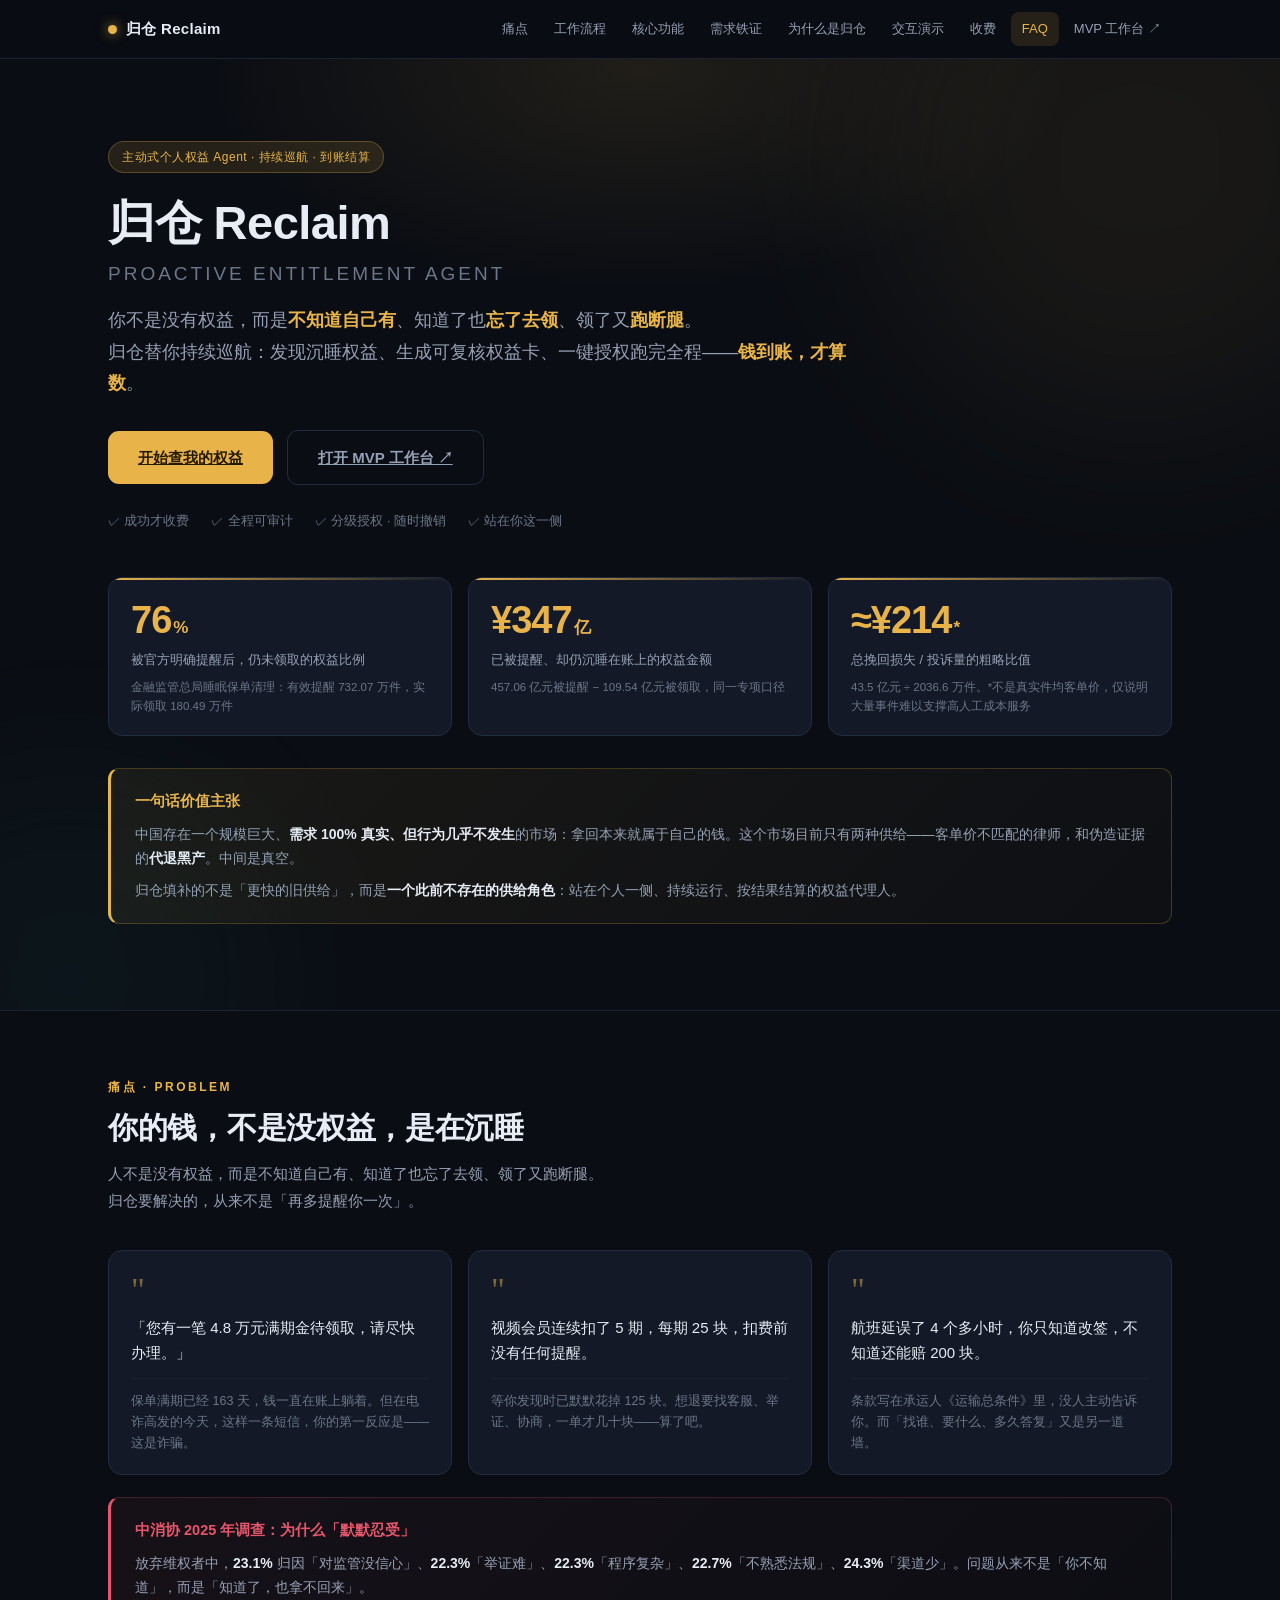
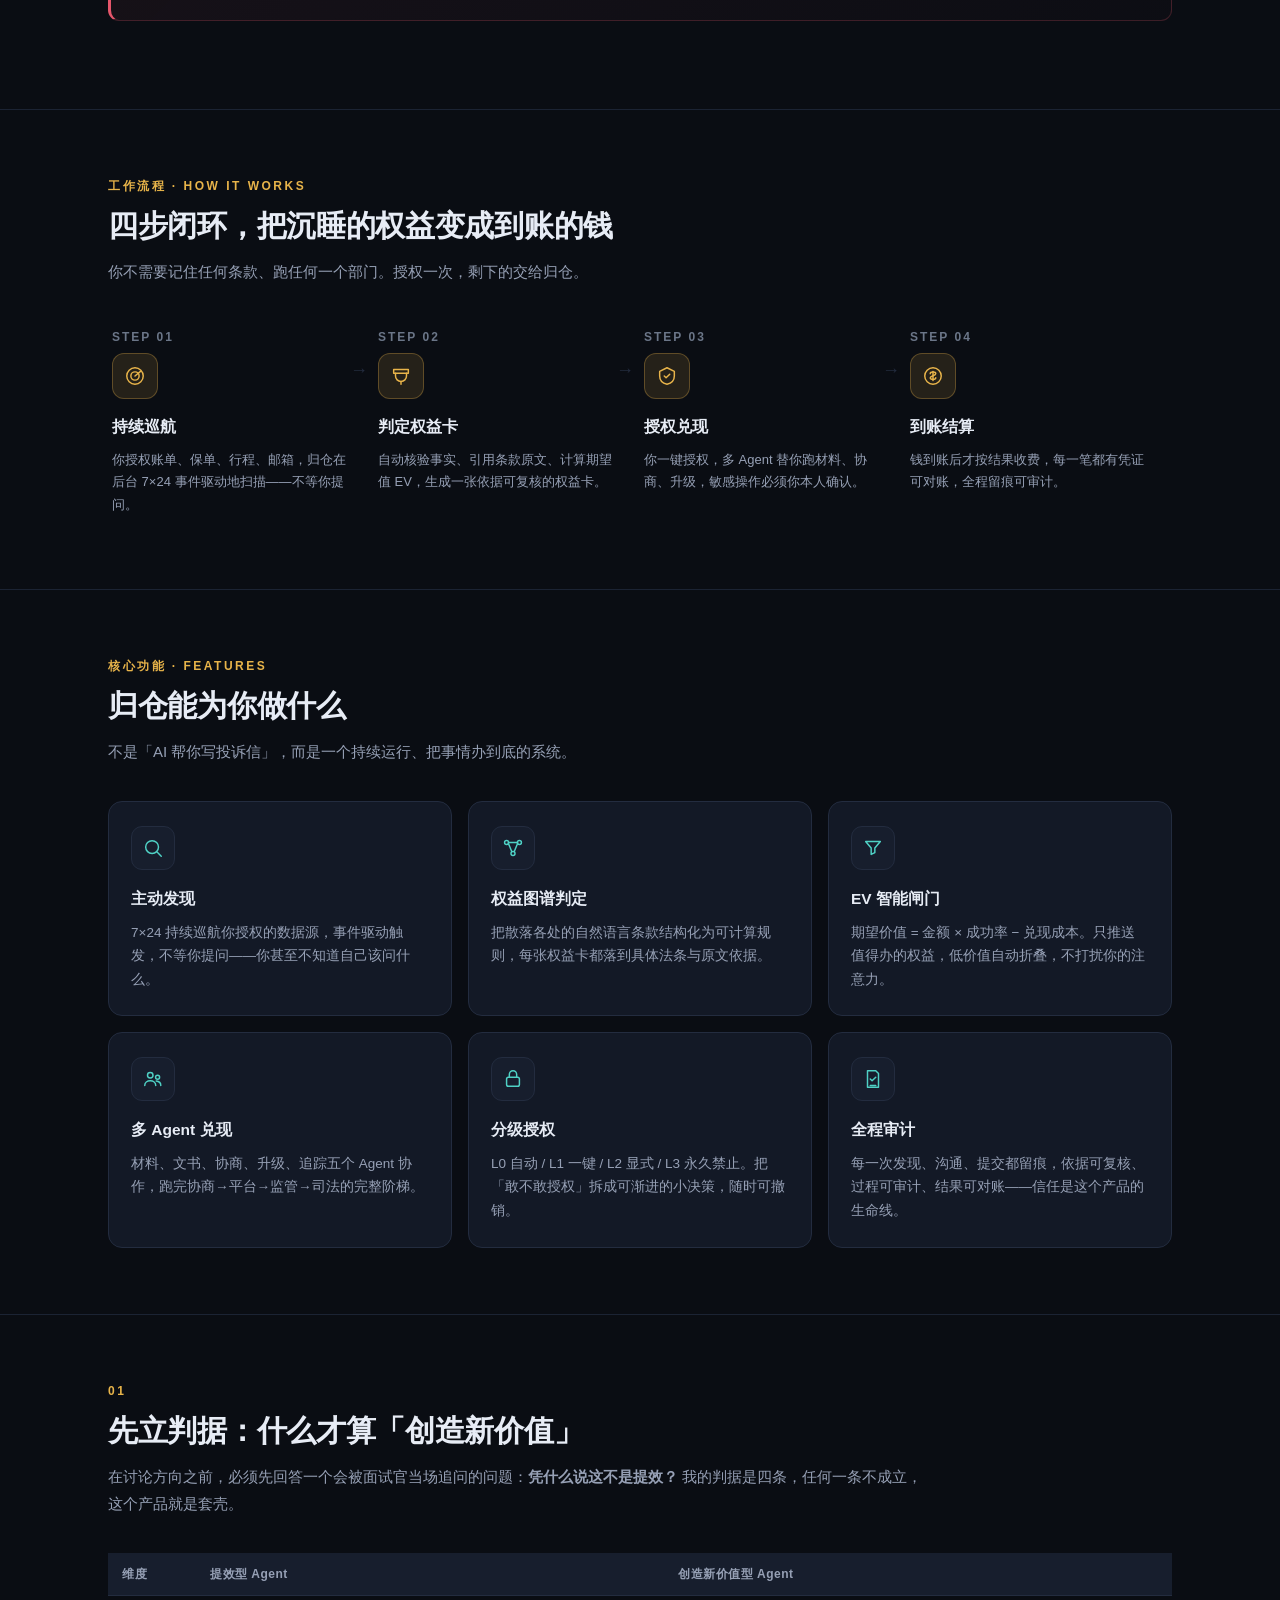
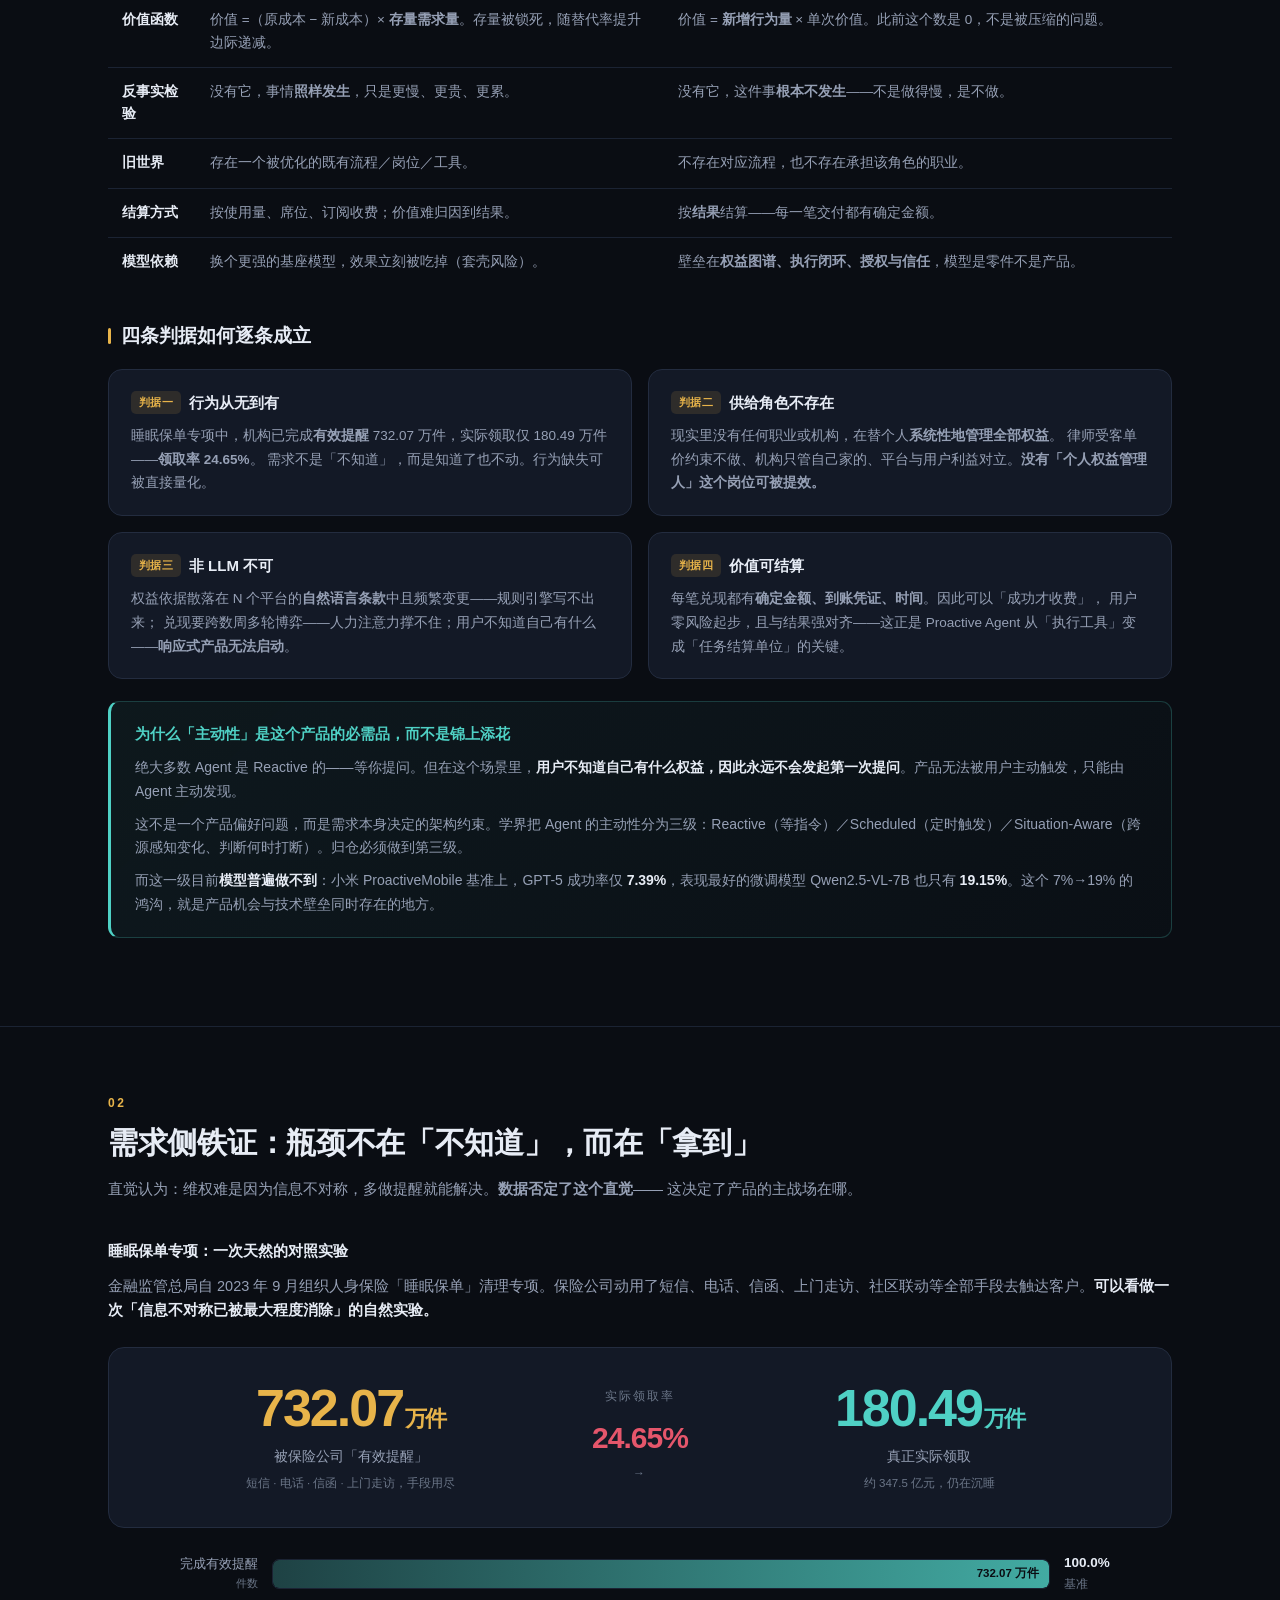
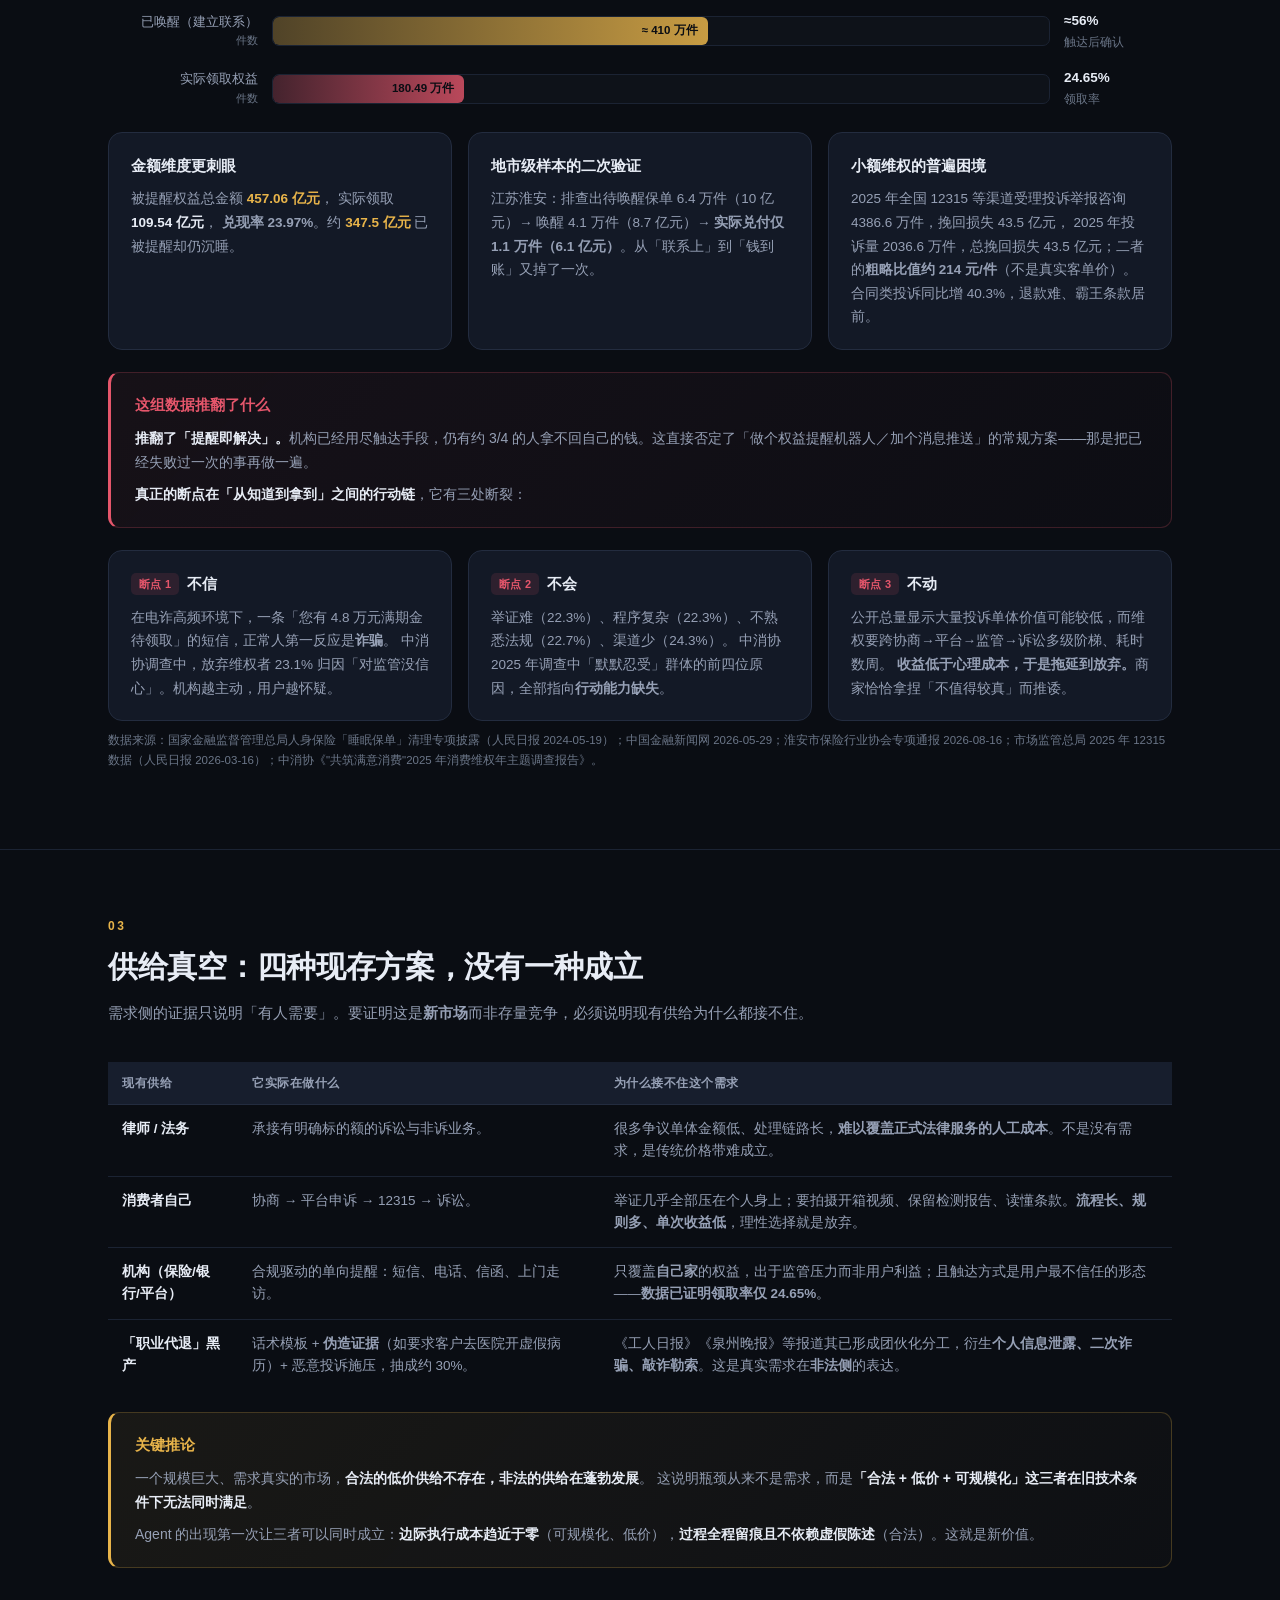
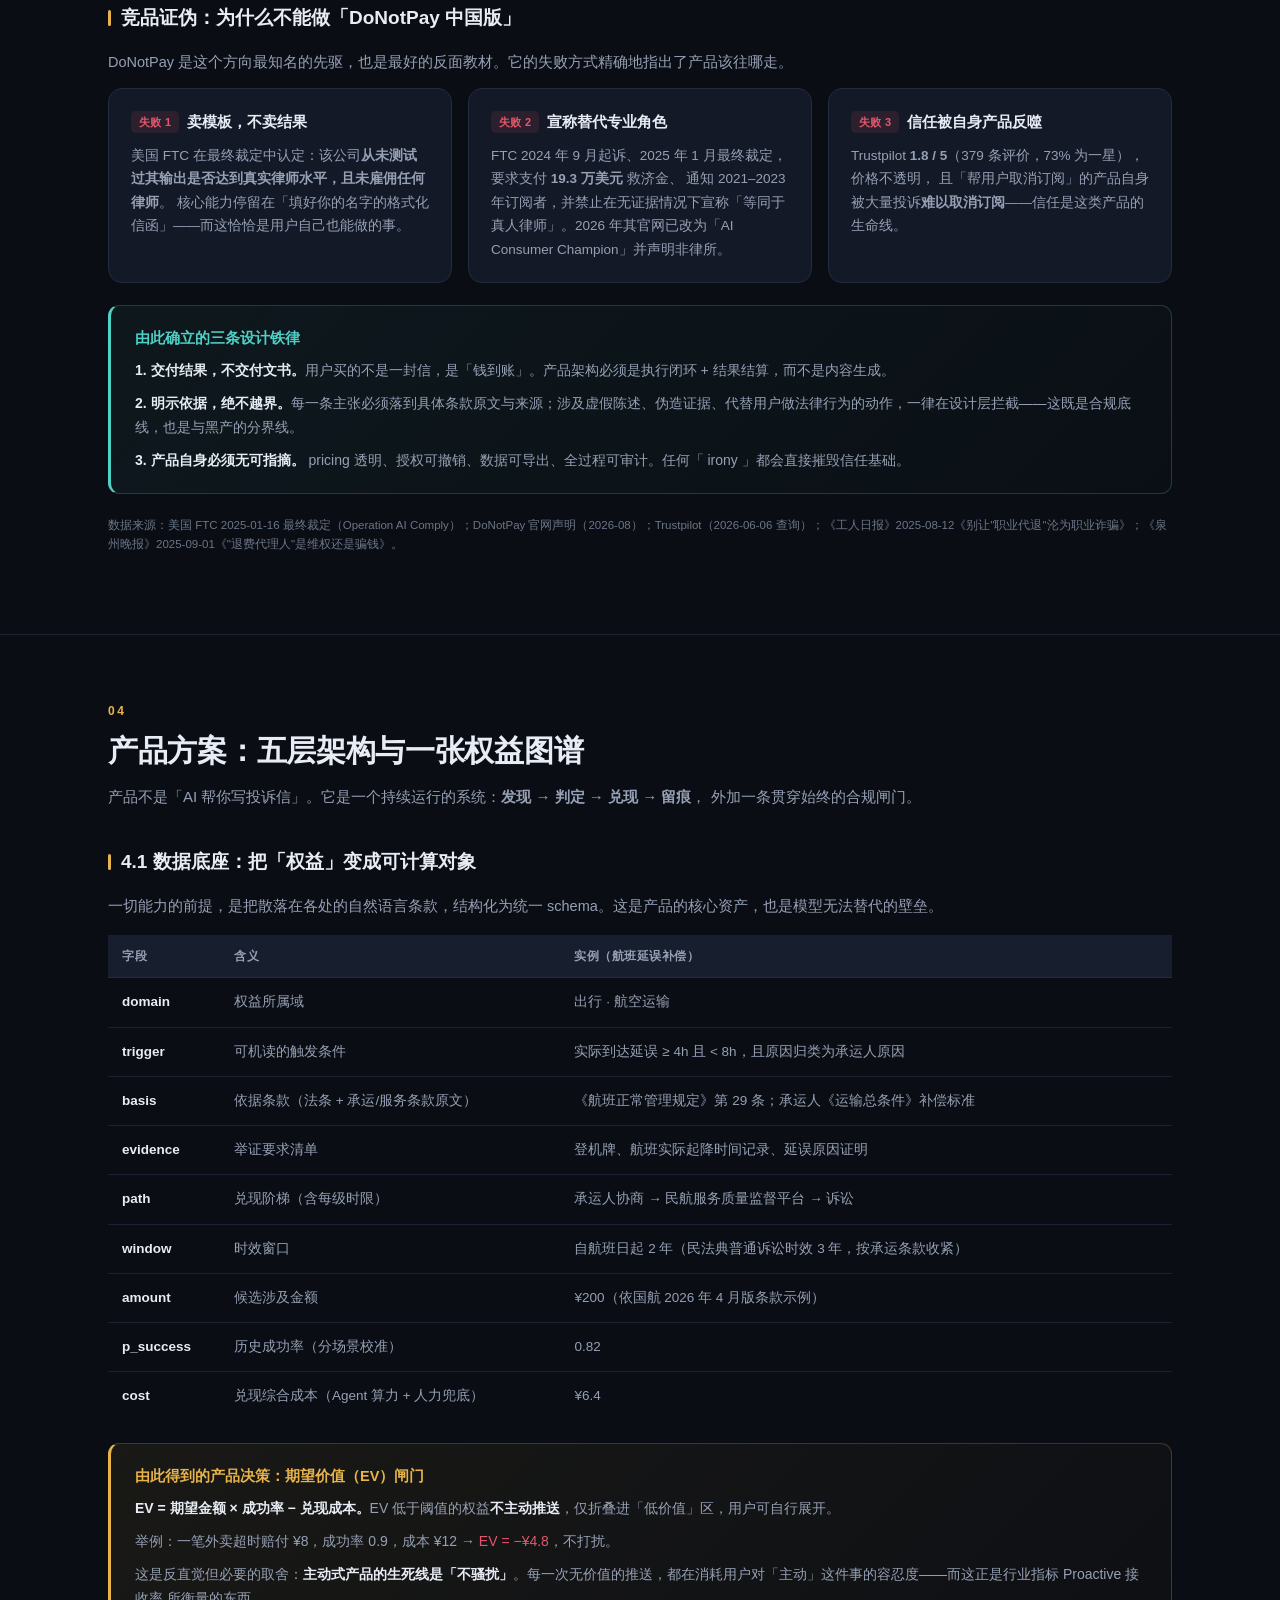
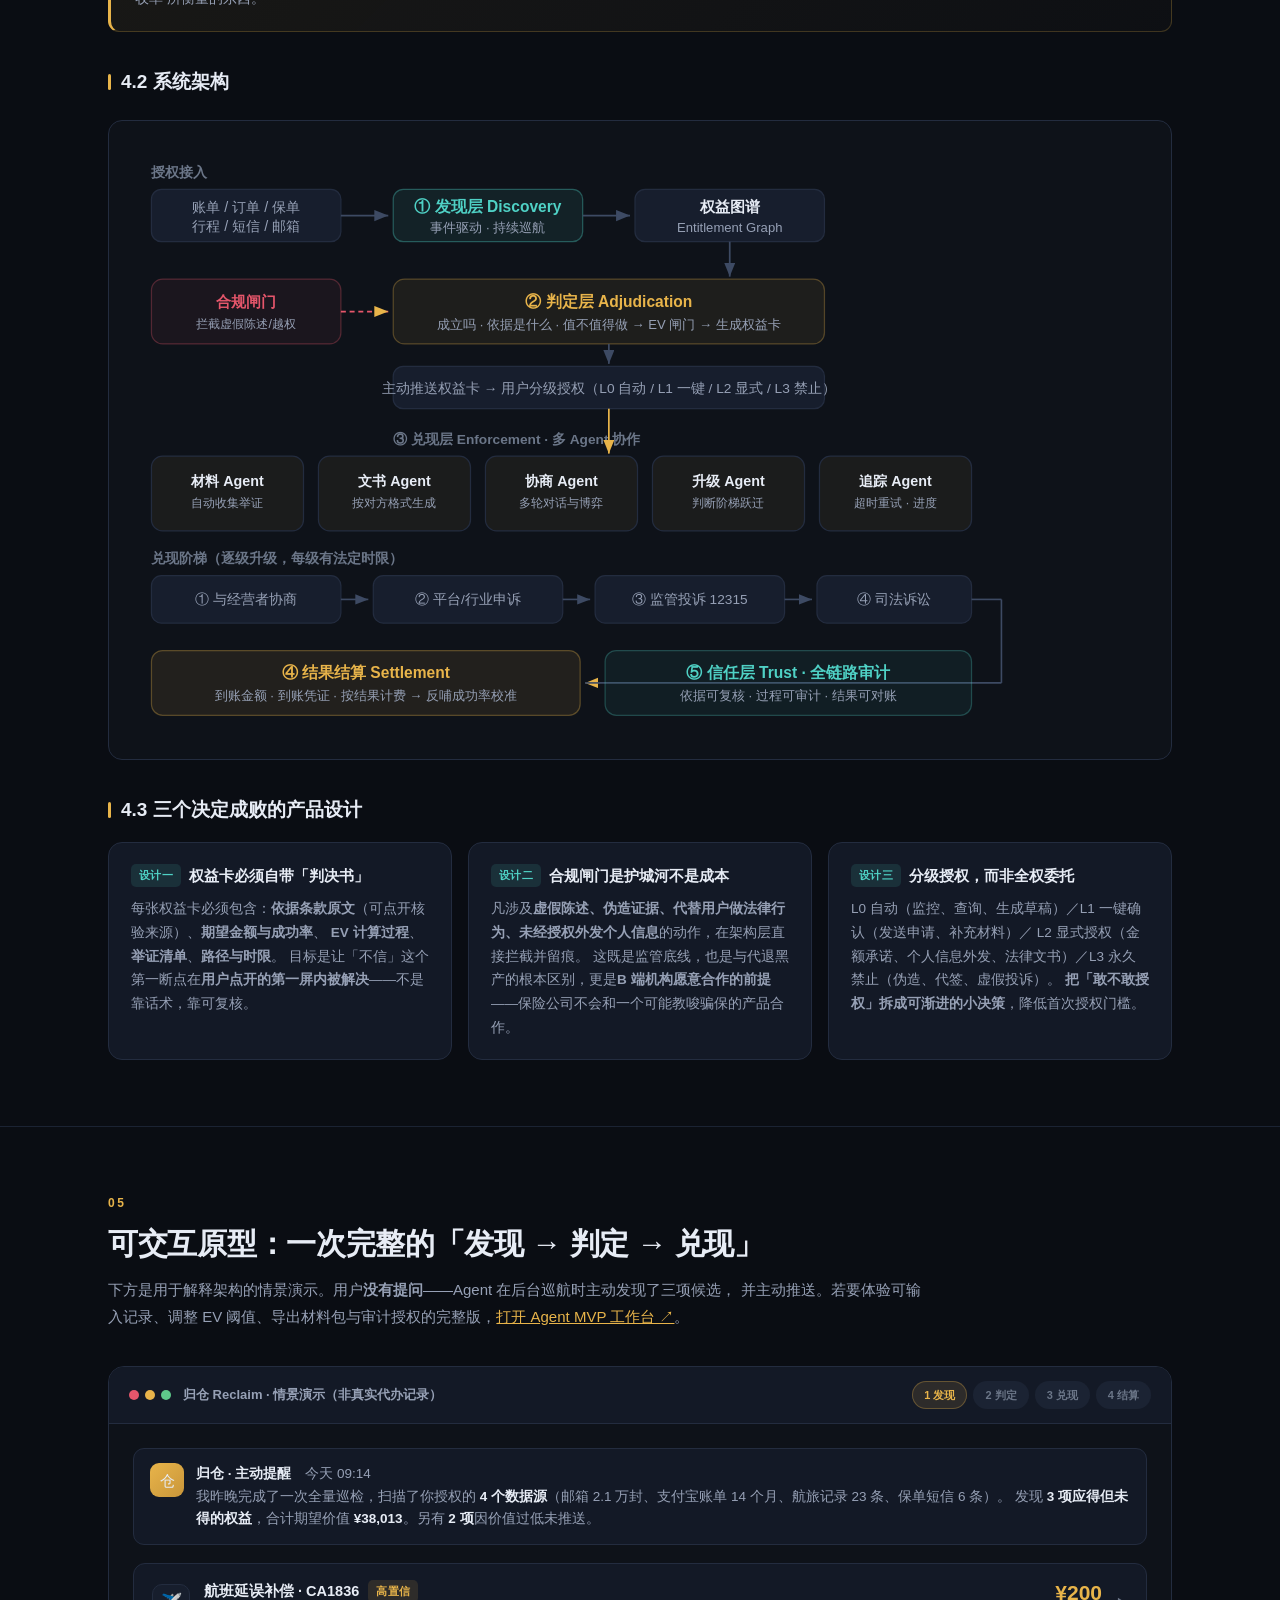
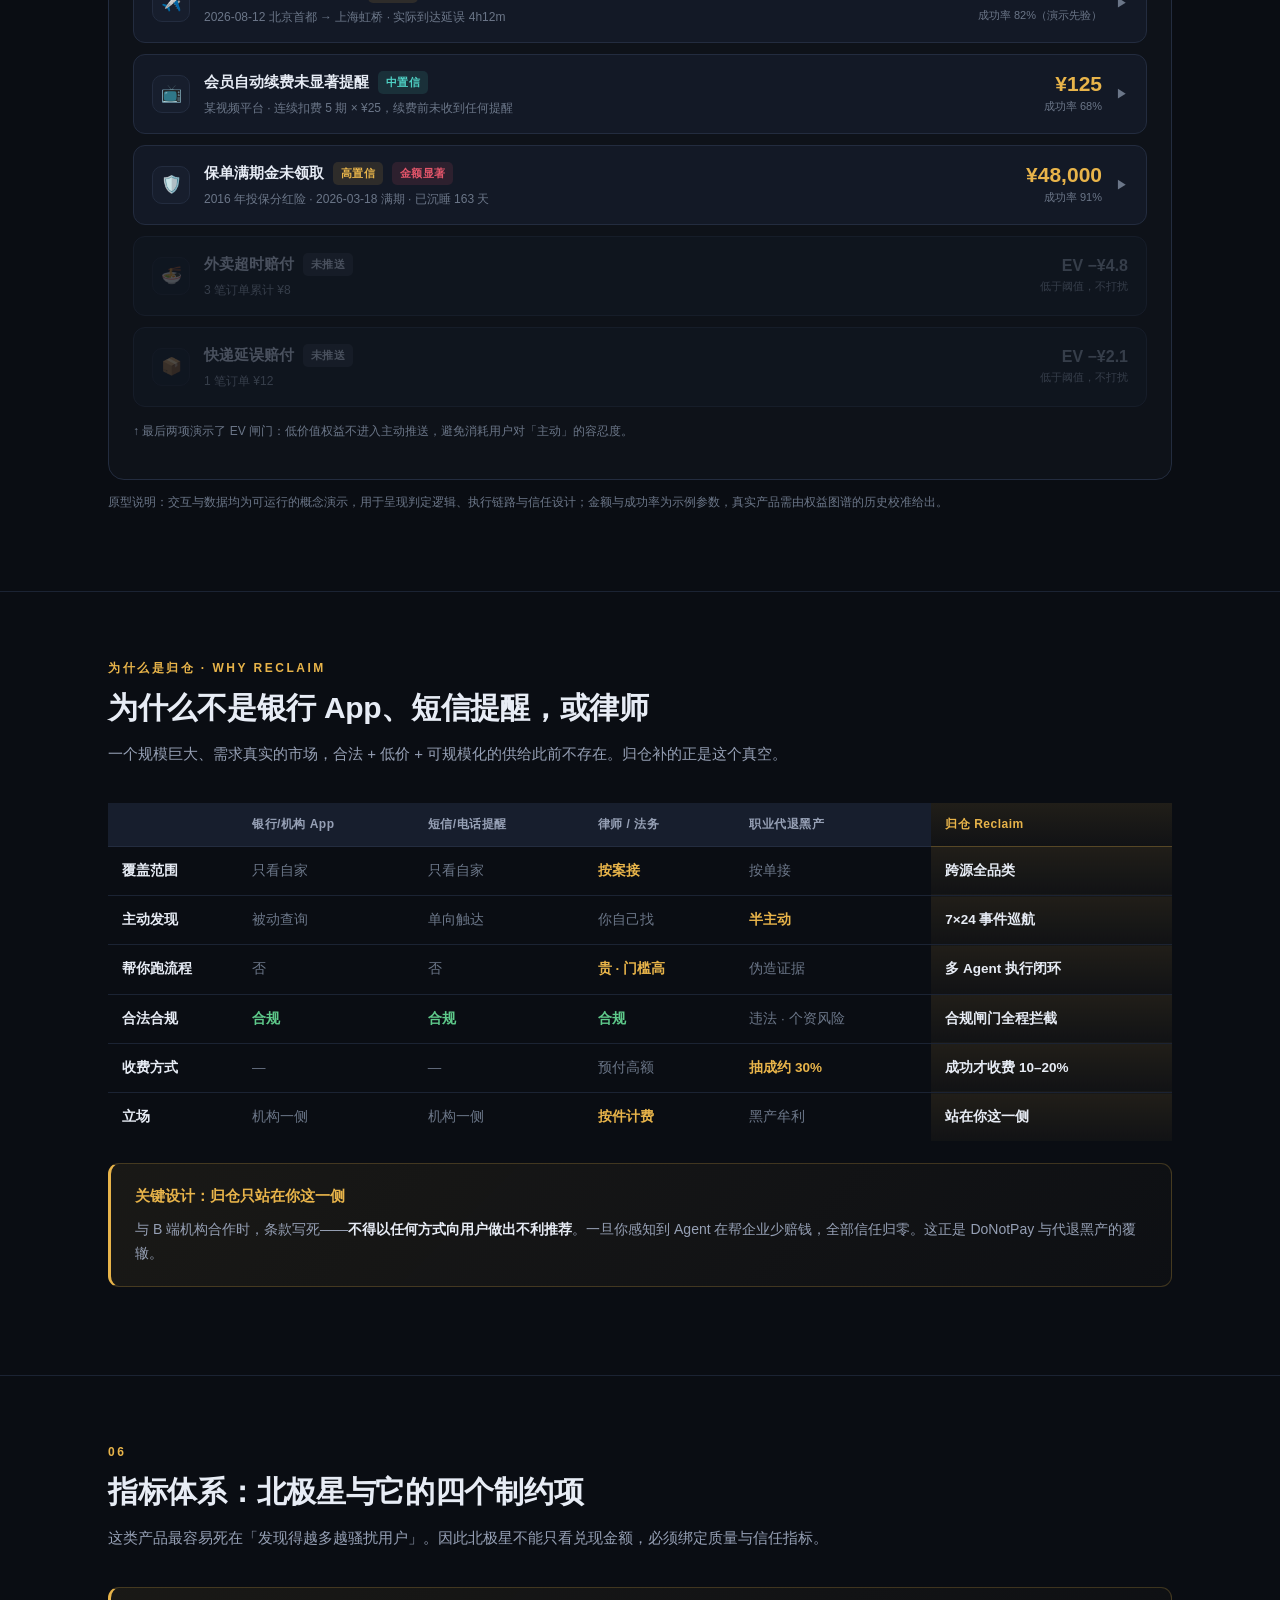
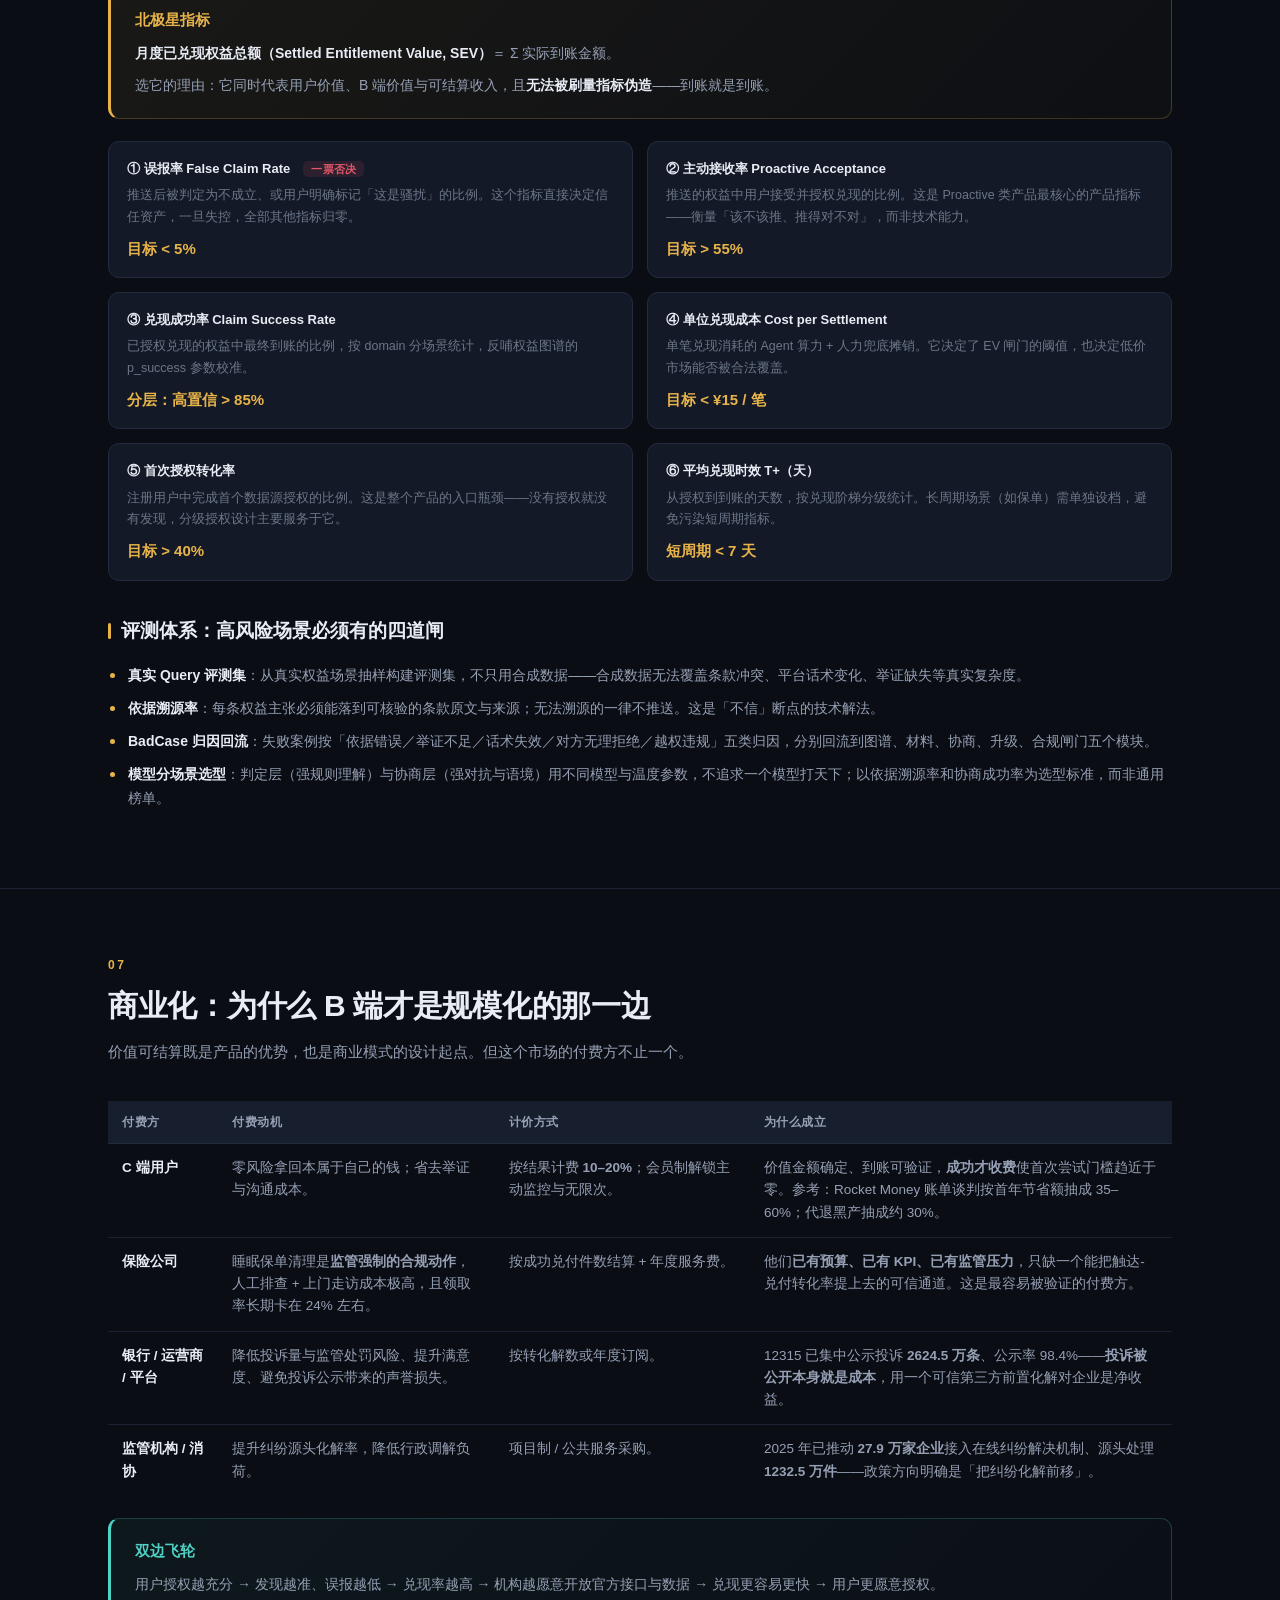
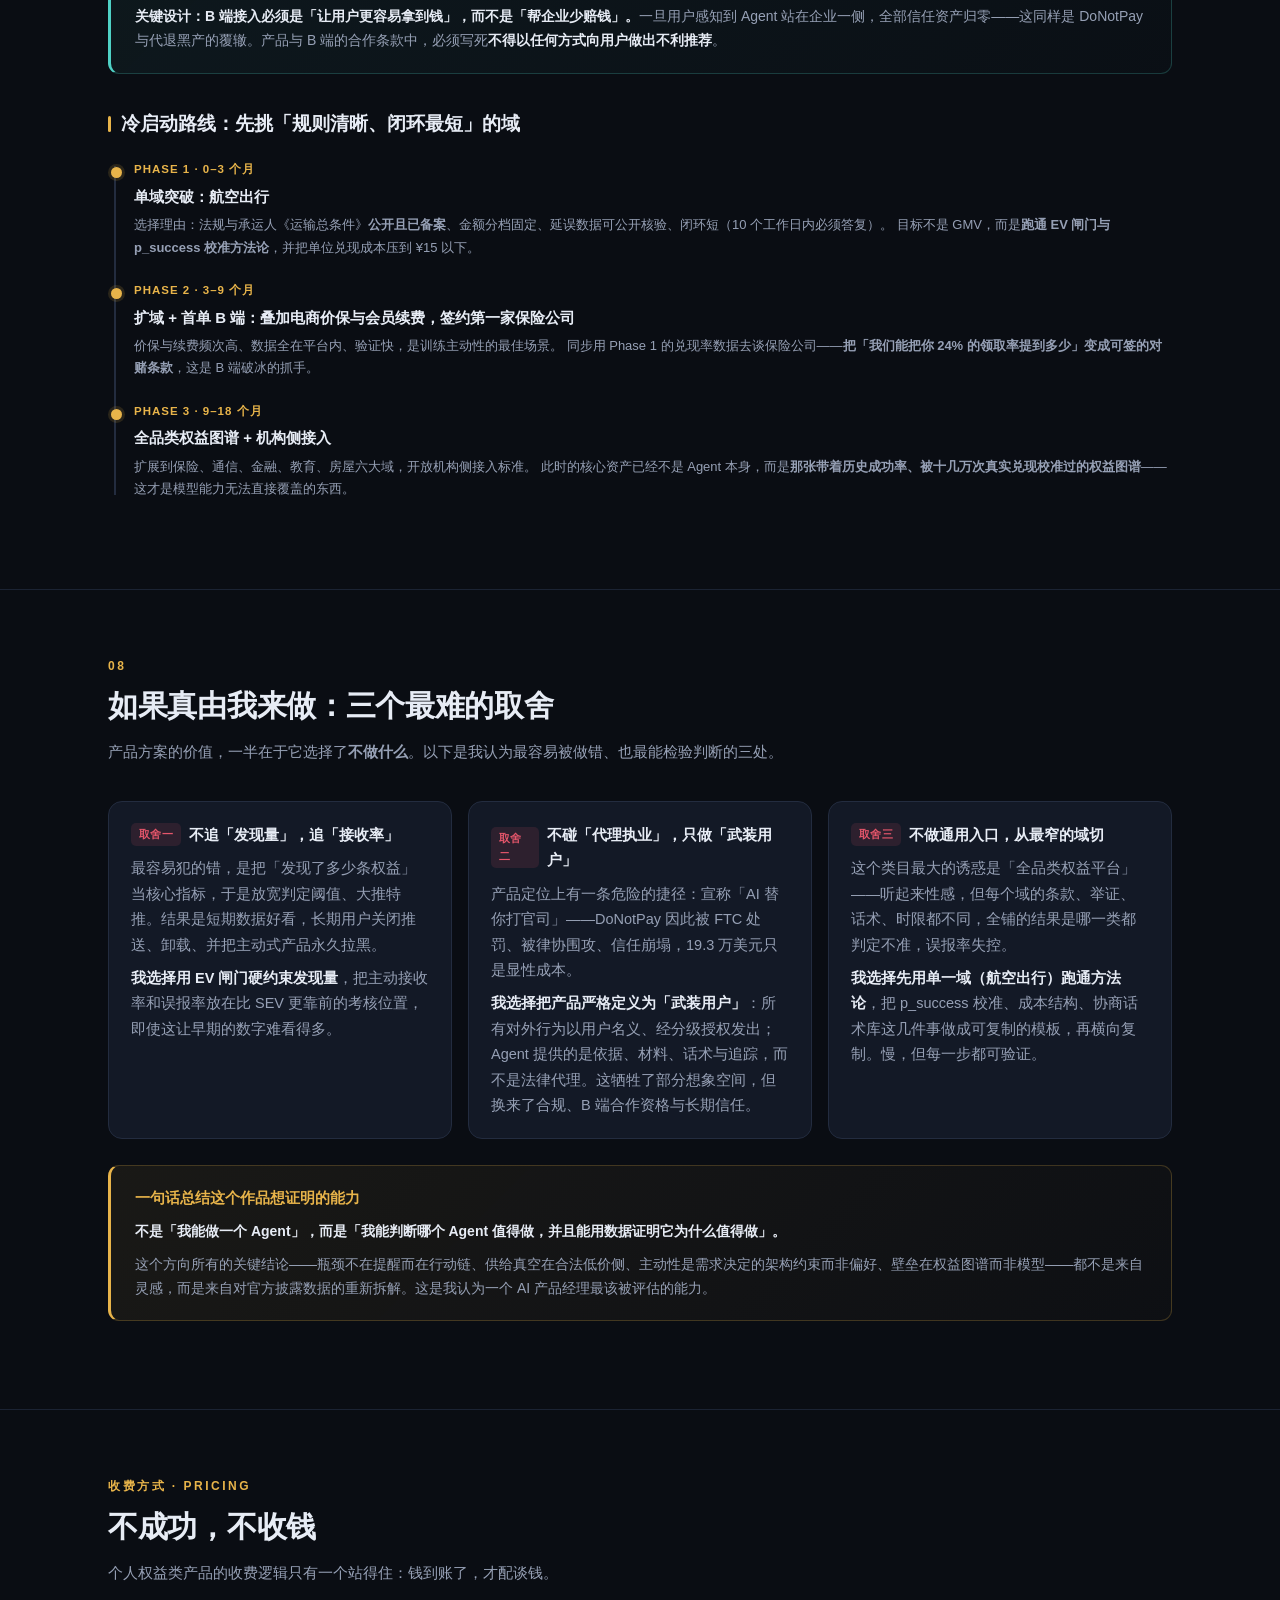
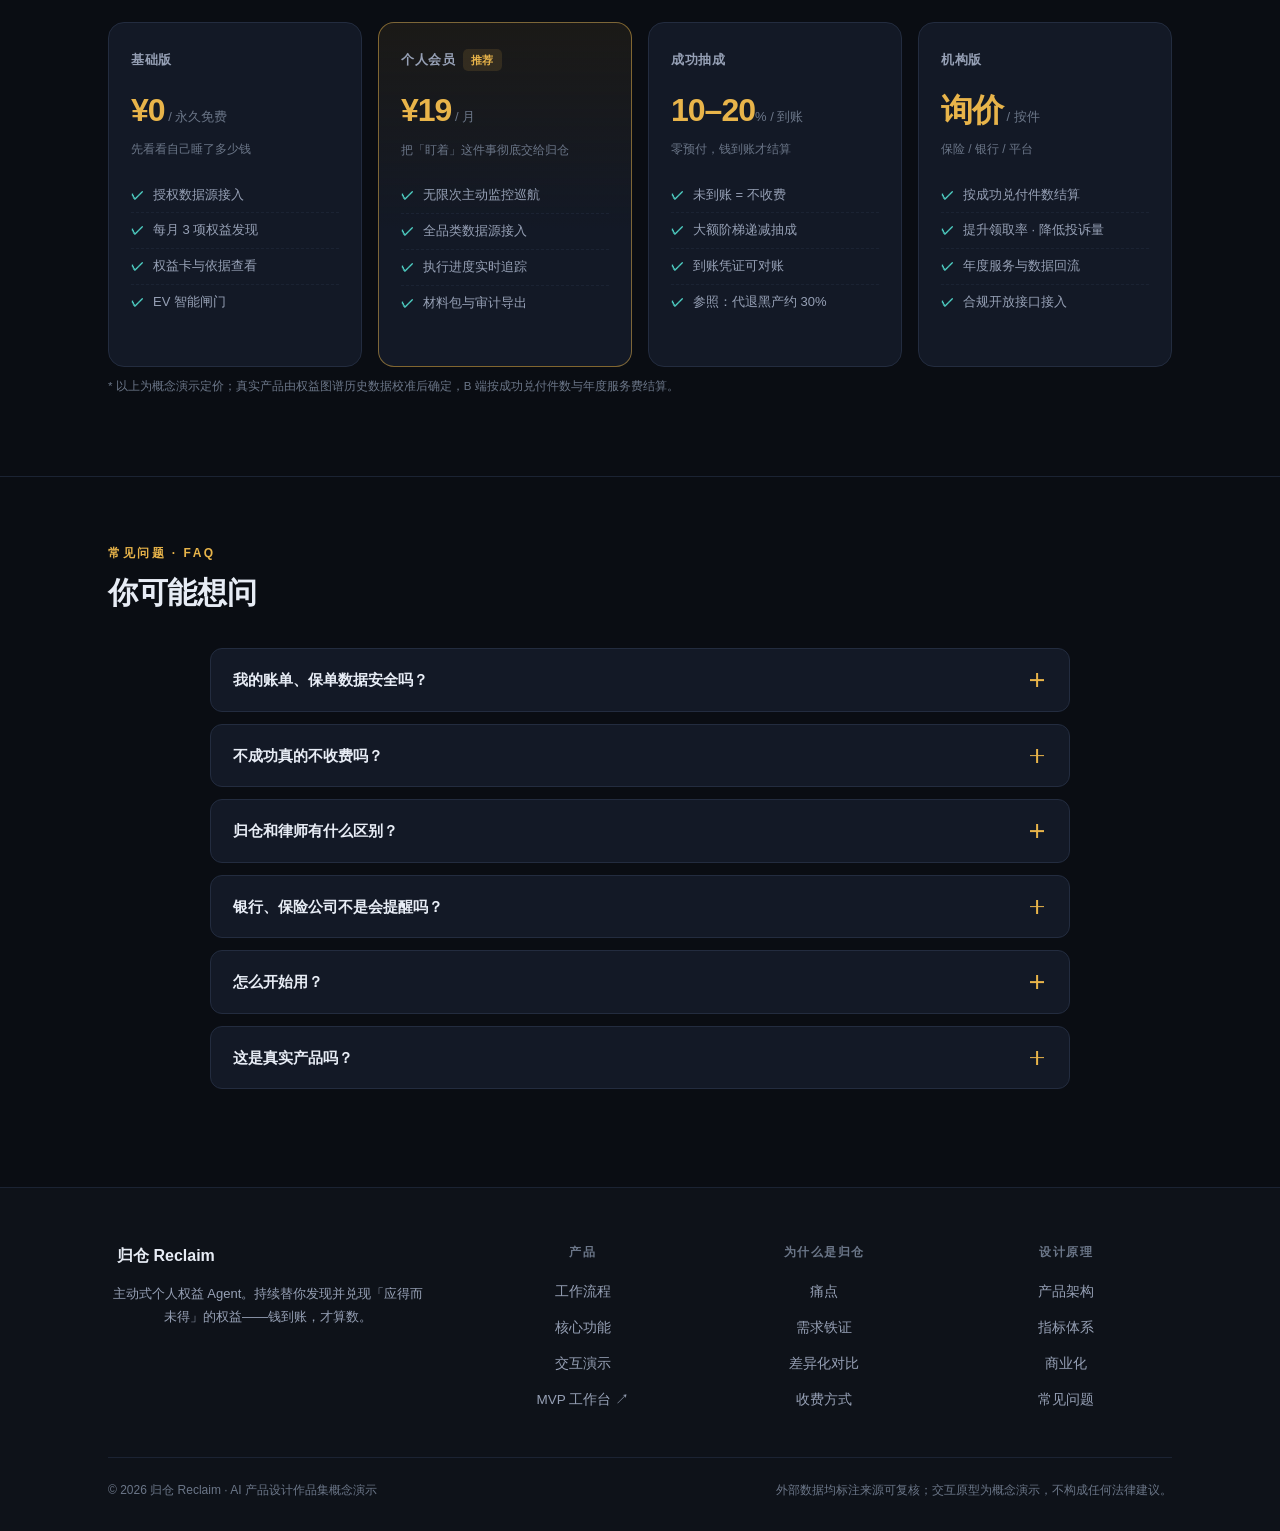
<file: index.html>
<!DOCTYPE html>
<html lang="zh-CN">
<head>
<meta charset="UTF-8">
<meta name="viewport" content="width=device-width, initial-scale=1.0">
<title>归仓 Reclaim · 主动式个人权益 Agent｜产品设计作品集</title>
<style>
:root{
  --bg:#0A0D13;
  --bg-soft:#0E1219;
  --card:#131926;
  --card-2:#171E2D;
  --line:#232C3F;
  --line-soft:#1B2333;
  --tx:#E7ECF5;
  --tx-2:#96A0B5;
  --tx-3:#6B7688;
  --gold:#E8B44A;
  --gold-soft:rgba(232,180,74,.12);
  --cyan:#4FD1C5;
  --cyan-soft:rgba(79,209,197,.12);
  --red:#E5566B;
  --red-soft:rgba(229,86,107,.12);
  --green:#5EC98A;
  --r:14px;
}
*{box-sizing:border-box;margin:0;padding:0;}
html{scroll-behavior:smooth;}
body{
  background:var(--bg);
  color:var(--tx);
  font-family:"PingFang SC","Microsoft YaHei","Hiragino Sans GB","Source Han Sans SC",-apple-system,BlinkMacSystemFont,"Segoe UI",sans-serif;
  line-height:1.7;
  -webkit-font-smoothing:antialiased;
}
.wrap{max-width:1120px;margin:0 auto;padding:0 28px;}

/* ---------- nav ---------- */
nav{
  position:sticky;top:0;z-index:100;
  background:rgba(10,13,19,.86);
  backdrop-filter:blur(14px);
  border-bottom:1px solid var(--line-soft);
}
.nav-in{max-width:1120px;margin:0 auto;padding:0 28px;display:flex;align-items:center;gap:26px;height:58px;}
.brand{display:flex;align-items:center;gap:9px;font-weight:700;font-size:15px;letter-spacing:.3px;white-space:nowrap;}
.brand .dot{width:9px;height:9px;border-radius:50%;background:var(--gold);box-shadow:0 0 12px rgba(232,180,74,.7);}
.nav-links{display:flex;gap:4px;margin-left:auto;flex-wrap:wrap;}
.nav-links a{
  color:var(--tx-2);text-decoration:none;font-size:13px;padding:6px 11px;border-radius:8px;
  transition:.18s;white-space:nowrap;
}
.nav-links a:hover{color:var(--tx);background:var(--card);}

/* ---------- hero ---------- */
header.hero{padding:82px 0 64px;position:relative;overflow:hidden;}
header.hero:before{
  content:"";position:absolute;top:-220px;left:50%;transform:translateX(-50%);
  width:900px;height:460px;
  background:radial-gradient(ellipse at center,rgba(232,180,74,.10),transparent 68%);
  pointer-events:none;
}
.tagline{
  display:inline-flex;align-items:center;gap:8px;
  font-size:12px;color:var(--gold);background:var(--gold-soft);
  border:1px solid rgba(232,180,74,.28);
  padding:5px 13px;border-radius:20px;letter-spacing:.5px;margin-bottom:22px;
}
h1{font-size:47px;line-height:1.18;letter-spacing:-.5px;font-weight:800;margin-bottom:6px;}
h1 .en{display:block;font-size:19px;font-weight:500;color:var(--tx-3);letter-spacing:3px;margin-top:12px;}
.sub{font-size:18px;color:var(--tx-2);max-width:760px;margin-top:20px;line-height:1.75;}
.sub b{color:var(--gold);font-weight:600;}

.kpi{display:grid;grid-template-columns:repeat(3,1fr);gap:16px;margin-top:44px;}
.kpi-c{background:var(--card);border:1px solid var(--line);border-radius:var(--r);padding:22px 22px 20px;position:relative;overflow:hidden;}
.kpi-c:after{content:"";position:absolute;left:0;top:0;width:100%;height:2px;background:linear-gradient(90deg,var(--gold),transparent);}
.kpi-n{font-size:38px;font-weight:800;color:var(--gold);letter-spacing:-1px;line-height:1.1;}
.kpi-n small{font-size:17px;font-weight:600;margin-left:2px;}
.kpi-l{font-size:13px;color:var(--tx-2);margin-top:8px;font-weight:500;}
.kpi-s{font-size:11.5px;color:var(--tx-3);margin-top:7px;line-height:1.6;}

/* ---------- sections ---------- */
section{padding:66px 0;border-top:1px solid var(--line-soft);scroll-margin-top:64px;}
.sec-h{margin-bottom:36px;}
.sec-no{font-size:12px;color:var(--gold);letter-spacing:2.5px;font-weight:700;margin-bottom:10px;}
.sec-t{font-size:30px;font-weight:750;letter-spacing:-.3px;line-height:1.3;}
.sec-d{font-size:15px;color:var(--tx-2);margin-top:13px;max-width:820px;line-height:1.8;}

h3{font-size:19px;font-weight:700;margin:34px 0 16px;display:flex;align-items:center;gap:10px;}
h3:before{content:"";width:3px;height:16px;background:var(--gold);border-radius:2px;}
h4{font-size:15px;font-weight:650;margin:22px 0 10px;color:var(--tx);}
p{font-size:14.5px;color:var(--tx-2);margin-bottom:13px;}
p strong,li strong{color:var(--tx);font-weight:600;}

/* ---------- table ---------- */
table{width:100%;border-collapse:collapse;margin:16px 0;font-size:13.5px;}
th{
  text-align:left;padding:11px 14px;background:var(--card-2);color:var(--tx-2);
  font-size:12px;font-weight:600;letter-spacing:.5px;border-bottom:1px solid var(--line);
}
td{padding:13px 14px;border-bottom:1px solid var(--line-soft);color:var(--tx-2);vertical-align:top;line-height:1.65;}
tr:last-child td{border-bottom:none;}
tbody tr:hover{background:rgba(255,255,255,.018);}
td.b{color:var(--tx);font-weight:600;}
.num{font-variant-numeric:tabular-nums;}

/* ---------- cards ---------- */
.grid2{display:grid;grid-template-columns:1fr 1fr;gap:16px;}
.grid3{display:grid;grid-template-columns:repeat(3,1fr);gap:16px;}
.card{background:var(--card);border:1px solid var(--line);border-radius:var(--r);padding:20px 22px;}
.card-t{font-size:15px;font-weight:700;margin-bottom:9px;display:flex;align-items:center;gap:8px;}
.card-d{font-size:13.5px;color:var(--tx-2);line-height:1.75;}
.pill{font-size:11px;padding:2px 8px;border-radius:5px;font-weight:600;letter-spacing:.3px;}
.pill.g{background:var(--gold-soft);color:var(--gold);}
.pill.c{background:var(--cyan-soft);color:var(--cyan);}
.pill.r{background:var(--red-soft);color:var(--red);}
.pill.n{background:rgba(150,160,181,.13);color:var(--tx-2);}

/* ---------- bar chart ---------- */
.bars{display:flex;flex-direction:column;gap:15px;margin:20px 0;}
.bar-row{display:grid;grid-template-columns:150px 1fr 108px;align-items:center;gap:14px;}
.bar-lb{font-size:13px;color:var(--tx-2);text-align:right;line-height:1.4;}
.bar-tr{height:30px;background:var(--bg-soft);border-radius:7px;overflow:hidden;border:1px solid var(--line-soft);}
.bar-fl{height:100%;border-radius:6px;width:0;transition:width 1.1s cubic-bezier(.2,.8,.2,1);display:flex;align-items:center;justify-content:flex-end;padding-right:10px;}
.bar-fl.gold{background:linear-gradient(90deg,rgba(232,180,74,.30),rgba(232,180,74,.85));}
.bar-fl.cyan{background:linear-gradient(90deg,rgba(79,209,197,.25),rgba(79,209,197,.8));}
.bar-fl.red{background:linear-gradient(90deg,rgba(229,86,107,.25),rgba(229,86,107,.8));}
.bar-v{font-size:13.5px;font-weight:700;color:var(--tx);text-align:left;font-variant-numeric:tabular-nums;}
.bar-v small{color:var(--tx-3);font-weight:400;font-size:11.5px;display:block;}

/* ---------- callout ---------- */
.callout{
  background:linear-gradient(135deg,rgba(232,180,74,.07),rgba(232,180,74,.02));
  border:1px solid rgba(232,180,74,.22);border-left:3px solid var(--gold);
  border-radius:11px;padding:20px 24px;margin:22px 0;
}
.callout.c2{background:linear-gradient(135deg,rgba(79,209,197,.06),rgba(79,209,197,.015));border-color:rgba(79,209,197,.22);border-left-color:var(--cyan);}
.callout.r2{background:linear-gradient(135deg,rgba(229,86,107,.06),rgba(229,86,107,.015));border-color:rgba(229,86,107,.22);border-left-color:var(--red);}
.callout-t{font-size:14.5px;font-weight:700;color:var(--gold);margin-bottom:9px;display:flex;align-items:center;gap:8px;}
.callout.c2 .callout-t{color:var(--cyan);}
.callout.r2 .callout-t{color:var(--red);}
.callout p{margin-bottom:0;font-size:14px;}
.callout p+p{margin-top:9px;}

/* ---------- list ---------- */
ul.li{list-style:none;margin:12px 0;}
ul.li li{font-size:14px;color:var(--tx-2);padding-left:20px;position:relative;margin-bottom:9px;line-height:1.72;}
ul.li li:before{content:"";position:absolute;left:2px;top:10px;width:5px;height:5px;border-radius:50%;background:var(--gold);}
ul.li li b{color:var(--tx);font-weight:600;}

/* ---------- arch ---------- */
.arch{background:var(--bg-soft);border:1px solid var(--line);border-radius:var(--r);padding:26px 20px;margin:22px 0;overflow-x:auto;}
.arch svg{display:block;margin:0 auto;min-width:760px;}

/* ---------- demo ---------- */
.demo{
  background:var(--bg-soft);border:1px solid var(--line);border-radius:16px;overflow:hidden;margin-top:24px;
}
.demo-top{
  padding:14px 20px;border-bottom:1px solid var(--line);
  display:flex;align-items:center;gap:12px;background:var(--card);
}
.demo-dots{display:flex;gap:6px;}
.demo-dots i{width:10px;height:10px;border-radius:50%;background:#2C3547;display:block;}
.demo-dots i:first-child{background:#E5566B;}
.demo-dots i:nth-child(2){background:#E8B44A;}
.demo-dots i:nth-child(3){background:#5EC98A;}
.demo-title{font-size:13px;color:var(--tx-2);font-weight:600;}
.demo-steps{margin-left:auto;display:flex;gap:6px;}
.step-pill{
  font-size:11px;padding:4px 11px;border-radius:20px;background:#1B2333;color:var(--tx-3);
  font-weight:600;transition:.25s;border:1px solid transparent;
}
.step-pill.on{background:var(--gold-soft);color:var(--gold);border-color:rgba(232,180,74,.3);}
.step-pill.done{color:var(--green);background:rgba(94,201,138,.1);}
.demo-body{padding:24px;min-height:420px;}

/* push card */
.push-note{
  display:flex;gap:12px;align-items:flex-start;
  background:var(--card);border:1px solid var(--line);border-radius:11px;padding:14px 16px;margin-bottom:18px;
}
.push-av{width:34px;height:34px;border-radius:9px;background:linear-gradient(135deg,var(--gold),#C9963A);display:flex;align-items:center;justify-content:center;font-size:15px;flex-shrink:0;}
.push-tx{font-size:13.5px;color:var(--tx-2);line-height:1.65;}
.push-tx b{color:var(--tx);}

.ecard{
  background:var(--card);border:1px solid var(--line);border-radius:12px;margin-bottom:11px;
  overflow:hidden;transition:.22s;
}
.ecard.sel{border-color:rgba(232,180,74,.45);box-shadow:0 0 0 1px rgba(232,180,74,.18);}
.ecard.dim{opacity:.44;}
.ec-head{display:flex;align-items:center;gap:14px;padding:15px 18px;cursor:pointer;user-select:none;}
.ec-ic{width:38px;height:38px;border-radius:10px;background:var(--card-2);display:flex;align-items:center;justify-content:center;font-size:17px;flex-shrink:0;border:1px solid var(--line);}
.ec-main{flex:1;min-width:0;}
.ec-t{font-size:14.5px;font-weight:650;color:var(--tx);display:flex;align-items:center;gap:9px;flex-wrap:wrap;}
.ec-m{font-size:12px;color:var(--tx-3);margin-top:3px;}
.ec-amt{text-align:right;flex-shrink:0;}
.ec-amt .v{font-size:21px;font-weight:800;color:var(--gold);font-variant-numeric:tabular-nums;line-height:1.1;}
.ec-amt .s{font-size:11px;color:var(--tx-3);margin-top:2px;}
.ec-arrow{color:var(--tx-3);font-size:12px;transition:.22s;flex-shrink:0;}
.ecard.sel .ec-arrow{transform:rotate(90deg);color:var(--gold);}
.ec-body{display:none;padding:0 18px 18px;border-top:1px solid var(--line-soft);}
.ecard.sel .ec-body{display:block;}

.kv{display:grid;grid-template-columns:88px 1fr;gap:8px 14px;font-size:13px;margin:14px 0;}
.kv dt{color:var(--tx-3);font-size:12.5px;padding-top:1px;}
.kv dd{color:var(--tx-2);line-height:1.7;}
.kv dd b{color:var(--tx);}
.law{
  background:var(--bg-soft);border-left:2px solid var(--cyan);padding:10px 14px;border-radius:0 8px 8px 0;
  font-size:12.5px;color:var(--tx-2);margin:8px 0;line-height:1.75;
}
.law b{color:var(--cyan);}
.ev-box{background:rgba(79,209,197,.05);border:1px dashed rgba(79,209,197,.28);border-radius:9px;padding:12px 15px;margin:12px 0;font-size:12.5px;color:var(--tx-2);}
.ev-box .ev-r{display:flex;justify-content:space-between;gap:12px;padding:3px 0;}
.ev-box .ev-r b{color:var(--cyan);font-variant-numeric:tabular-nums;}
.ev-box .ev-tot{border-top:1px solid rgba(79,209,197,.2);margin-top:7px;padding-top:7px;font-weight:700;color:var(--tx);}

.btn{
  display:inline-flex;align-items:center;gap:7px;
  background:var(--gold);color:#241A05;border:none;padding:10px 20px;border-radius:9px;
  font-size:13.5px;font-weight:700;cursor:pointer;transition:.18s;font-family:inherit;
}
.btn:hover{background:#F0C674;transform:translateY(-1px);}
.btn:disabled{opacity:.5;cursor:default;transform:none;}
.btn.gh{background:transparent;border:1px solid var(--line);color:var(--tx-2);}
.btn.gh:hover{background:var(--card-2);color:var(--tx);}
.btn.sm{padding:7px 14px;font-size:12.5px;}

/* exec flow */
.flow{margin:6px 0 0;}
.fnode{
  display:flex;gap:14px;padding:0 0 4px;opacity:0;transform:translateY(8px);
  transition:.45s;
}
.fnode.in{opacity:1;transform:translateY(0);}
.f-rail{display:flex;flex-direction:column;align-items:center;flex-shrink:0;width:26px;}
.f-dot{
  width:26px;height:26px;border-radius:50%;background:var(--card-2);border:1.5px solid var(--line);
  display:flex;align-items:center;justify-content:center;font-size:11px;color:var(--tx-3);
  flex-shrink:0;transition:.3s;font-weight:700;
}
.fnode.run .f-dot{border-color:var(--gold);color:var(--gold);background:var(--gold-soft);}
.fnode.ok .f-dot{border-color:var(--green);color:var(--green);background:rgba(94,201,138,.1);}
.f-line{width:1.5px;flex:1;min-height:14px;background:var(--line);margin:3px 0;}
.fnode.ok .f-line{background:rgba(94,201,138,.35);}
.f-c{flex:1;padding-bottom:16px;min-width:0;}
.f-t{font-size:13.5px;font-weight:650;color:var(--tx);display:flex;align-items:center;gap:9px;flex-wrap:wrap;}
.f-d{font-size:12.5px;color:var(--tx-3);margin-top:4px;line-height:1.65;}
.fnode.run .f-d{color:var(--tx-2);}
.fnode.ok .f-d{color:var(--tx-2);}

/* chat */
.chat{background:var(--bg);border:1px solid var(--line);border-radius:11px;padding:16px;margin-top:12px;max-height:none;}
.msg{display:flex;gap:10px;margin-bottom:13px;}
.msg:last-child{margin-bottom:0;}
.m-av{width:26px;height:26px;border-radius:7px;flex-shrink:0;display:flex;align-items:center;justify-content:center;font-size:11px;font-weight:700;}
.msg.agent .m-av{background:var(--gold-soft);color:var(--gold);border:1px solid rgba(232,180,74,.25);}
.msg.cs .m-av{background:#1E2536;color:var(--tx-2);border:1px solid var(--line);}
.msg.sys .m-av{background:var(--cyan-soft);color:var(--cyan);border:1px solid rgba(79,209,197,.25);}
.m-c{flex:1;min-width:0;}
.m-n{font-size:11px;color:var(--tx-3);margin-bottom:4px;font-weight:600;}
.m-b{background:var(--card);border:1px solid var(--line);border-radius:4px 11px 11px 11px;padding:10px 14px;font-size:13px;color:var(--tx-2);line-height:1.72;}
.msg.agent .m-b{background:rgba(232,180,74,.055);border-color:rgba(232,180,74,.18);}
.msg.cs .m-b{background:var(--card-2);}
.msg.sys .m-b{background:rgba(79,209,197,.05);border-color:rgba(79,209,197,.18);border-radius:11px;}
.m-b .q{color:var(--cyan);font-weight:600;}
.m-b .amt{color:var(--gold);font-weight:700;font-variant-numeric:tabular-nums;}

/* audit */
.audit{margin-top:14px;border:1px solid var(--line);border-radius:10px;overflow:hidden;}
.au-h{padding:9px 15px;background:var(--card-2);font-size:12px;color:var(--tx-2);font-weight:600;display:flex;justify-content:space-between;}
.au-r{padding:9px 15px;border-top:1px solid var(--line-soft);display:grid;grid-template-columns:96px 88px 1fr;gap:12px;font-size:12px;color:var(--tx-3);align-items:center;}
.au-r .au-a{color:var(--tx-2);}
.au-r .au-ok{color:var(--green);}
.au-r .au-w{color:var(--gold);}

/* result */
.result{margin-top:16px;background:linear-gradient(135deg,rgba(232,180,74,.10),rgba(232,180,74,.02));border:1px solid rgba(232,180,74,.28);border-radius:12px;padding:22px;text-align:center;}
.res-lb{font-size:12.5px;color:var(--tx-2);letter-spacing:1px;}
.res-v{font-size:44px;font-weight:800;color:var(--gold);letter-spacing:-1.5px;margin:6px 0;font-variant-numeric:tabular-nums;}
.res-m{font-size:12.5px;color:var(--tx-3);}

/* metric grid */
.mgrid{display:grid;grid-template-columns:repeat(2,1fr);gap:14px;margin-top:18px;}
.mc{background:var(--card);border:1px solid var(--line);border-radius:11px;padding:16px 18px;}
.mc-t{font-size:13px;font-weight:650;color:var(--tx);margin-bottom:5px;}
.mc-d{font-size:12.5px;color:var(--tx-3);line-height:1.7;}
.mc-v{font-size:15px;font-weight:750;color:var(--gold);margin-top:8px;font-variant-numeric:tabular-nums;}

/* timeline */
.tl{position:relative;padding-left:26px;margin-top:20px;}
.tl:before{content:"";position:absolute;left:6px;top:6px;bottom:6px;width:1.5px;background:var(--line);}
.tl-i{position:relative;margin-bottom:22px;}
.tl-i:before{content:"";position:absolute;left:-23px;top:7px;width:11px;height:11px;border-radius:50%;background:var(--gold);box-shadow:0 0 0 3px rgba(232,180,74,.14);}
.tl-p{font-size:11.5px;color:var(--gold);font-weight:700;letter-spacing:1px;margin-bottom:4px;}
.tl-t{font-size:15px;font-weight:700;color:var(--tx);margin-bottom:5px;}
.tl-d{font-size:13px;color:var(--tx-2);line-height:1.72;}

footer{padding:44px 0 60px;border-top:1px solid var(--line-soft);text-align:center;}
footer p{font-size:12.5px;color:var(--tx-3);}

.src{font-size:11.5px;color:var(--tx-3);margin-top:10px;line-height:1.7;}
.src a{color:var(--tx-3);text-decoration:underline;text-decoration-color:var(--line);}

@media(max-width:900px){
  .kpi,.grid3{grid-template-columns:1fr;}
  .grid2,.mgrid{grid-template-columns:1fr;}
  h1{font-size:34px;}
  .bar-row{grid-template-columns:118px 1fr 92px;gap:10px;}
  .nav-links{display:none;}
}
/* ============ product-site upgrade ============ */
.orb{position:absolute;border-radius:50%;filter:blur(90px);opacity:.55;pointer-events:none;z-index:0;}
.reveal{opacity:0;transform:translateY(26px);transition:opacity .8s cubic-bezier(.2,.7,.2,1),transform .8s cubic-bezier(.2,.7,.2,1);}
.reveal.in{opacity:1;transform:none;}
.reveal-d1{transition-delay:.08s;}.reveal-d2{transition-delay:.16s;}.reveal-d3{transition-delay:.24s;}
@media(prefers-reduced-motion:reduce){.reveal{opacity:1!important;transform:none!important;transition:none!important;}}
.hover-lift{transition:transform .25s,border-color .25s,box-shadow .25s;}
.hover-lift:hover{transform:translateY(-4px);border-color:rgba(232,180,74,.35);box-shadow:0 16px 36px rgba(0,0,0,.35);}
.hero-ctas{display:flex;gap:14px;margin-top:30px;flex-wrap:wrap;align-items:center;}
.btn-lg{padding:14px 30px;font-size:15px;border-radius:11px;}
.btn-line{background:transparent;border:1px solid var(--line);color:var(--tx-2);}
.btn-line:hover{border-color:var(--gold);color:var(--gold);background:var(--gold-soft);transform:translateY(-1px);}
.hero-proof{display:flex;gap:22px;margin-top:26px;flex-wrap:wrap;font-size:12.5px;color:var(--tx-3);}
.hero-proof b{color:var(--tx-2);font-weight:600;}
.quote-card{background:var(--card);border:1px solid var(--line);border-radius:var(--r);padding:22px 22px 20px;position:relative;transition:.25s;}
.quote-card:hover{transform:translateY(-4px);border-color:rgba(232,180,74,.35);box-shadow:0 16px 36px rgba(0,0,0,.35);}
.quote-mark{font-size:34px;line-height:1;color:var(--gold);opacity:.5;font-family:Georgia,serif;}
.quote-text{font-size:15px;color:var(--tx);line-height:1.7;margin:8px 0 12px;font-weight:500;}
.quote-meta{font-size:12.5px;color:var(--tx-3);line-height:1.7;border-top:1px solid var(--line-soft);padding-top:12px;}
.wf-grid{display:grid;grid-template-columns:repeat(4,1fr);gap:0;margin-top:10px;}
.wf-step{position:relative;padding:6px 26px 6px 4px;}
.wf-step .wf-ic{width:46px;height:46px;border-radius:12px;background:var(--gold-soft);border:1px solid rgba(232,180,74,.3);display:flex;align-items:center;justify-content:center;color:var(--gold);margin-bottom:14px;}
.wf-num{font-size:12px;font-weight:800;color:var(--tx-3);letter-spacing:2px;margin-bottom:6px;}
.wf-t{font-size:16px;font-weight:700;color:var(--tx);margin-bottom:8px;}
.wf-d{font-size:13px;color:var(--tx-2);line-height:1.75;}
.wf-arrow{position:absolute;right:6px;top:34px;color:var(--line);font-size:18px;}
@media(max-width:900px){.wf-arrow{display:none;}.wf-step{padding:0 0 18px;}}
.feat-grid{display:grid;grid-template-columns:repeat(3,1fr);gap:16px;}
.feat-card{background:var(--card);border:1px solid var(--line);border-radius:var(--r);padding:24px 22px;transition:.25s;position:relative;overflow:hidden;}
.feat-card:hover{transform:translateY(-4px);border-color:rgba(79,209,197,.35);box-shadow:0 16px 36px rgba(0,0,0,.35);}
.feat-ic{width:44px;height:44px;border-radius:11px;background:var(--card-2);border:1px solid var(--line);display:flex;align-items:center;justify-content:center;color:var(--cyan);margin-bottom:16px;}
.feat-t{font-size:15.5px;font-weight:700;color:var(--tx);margin-bottom:8px;}
.feat-d{font-size:13.5px;color:var(--tx-2);line-height:1.75;}
.duel{display:grid;grid-template-columns:1fr auto 1fr;align-items:center;gap:20px;background:var(--card);border:1px solid var(--line);border-radius:16px;padding:34px 30px;margin:24px 0;}
.duel-side{text-align:center;}
.duel-n{font-size:52px;font-weight:800;letter-spacing:-2px;line-height:1;font-variant-numeric:tabular-nums;}
.duel-n small{font-size:22px;font-weight:700;margin-left:2px;}
.duel-side.lose .duel-n{color:var(--gold);}
.duel-side.win .duel-n{color:var(--cyan);}
.duel-l{font-size:13.5px;color:var(--tx-2);margin-top:12px;}
.duel-sub{font-size:11.5px;color:var(--tx-3);margin-top:5px;}
.duel-mid{text-align:center;padding:0 10px;}
.duel-pct{font-size:30px;font-weight:800;color:var(--red);letter-spacing:-1px;}
.duel-vs{font-size:12px;color:var(--tx-3);letter-spacing:2px;margin-bottom:6px;}
@media(max-width:900px){.duel{grid-template-columns:1fr;gap:24px;}.duel-n{font-size:42px;}}
.vs-table th.hi,.vs-table td.hi{background:linear-gradient(180deg,rgba(232,180,74,.10),rgba(232,180,74,.03));}
.vs-table th.hi{color:var(--gold);border-bottom:1px solid rgba(232,180,74,.3);}
.vs-table td.hi{color:var(--tx);font-weight:600;}
.yes{color:var(--green);font-weight:700;}
.no{color:var(--tx-3);}
.mid{color:var(--gold);font-weight:600;}
.price-grid{display:grid;grid-template-columns:repeat(4,1fr);gap:16px;align-items:stretch;}
.price-card{background:var(--card);border:1px solid var(--line);border-radius:16px;padding:26px 22px;display:flex;flex-direction:column;transition:.25s;}
.price-card:hover{transform:translateY(-4px);box-shadow:0 18px 40px rgba(0,0,0,.4);}
.price-card.hot{border-color:rgba(232,180,74,.5);background:linear-gradient(180deg,rgba(232,180,74,.08),var(--card) 60%);}
.price-name{font-size:13px;font-weight:700;color:var(--tx-2);letter-spacing:.5px;display:flex;align-items:center;gap:8px;}
.price-amt{font-size:32px;font-weight:800;color:var(--gold);margin:12px 0 2px;letter-spacing:-1px;}
.price-amt small{font-size:13px;color:var(--tx-3);font-weight:500;letter-spacing:0;}
.price-for{font-size:12px;color:var(--tx-3);margin-bottom:18px;}
.price-list{list-style:none;margin:0 0 20px;flex:1;}
.price-list li{font-size:13px;color:var(--tx-2);padding:7px 0 7px 22px;position:relative;border-bottom:1px dashed var(--line-soft);line-height:1.6;}
.price-list li:last-child{border-bottom:none;}
.price-list li:before{content:"\2713";position:absolute;left:0;color:var(--cyan);font-weight:700;}
@media(max-width:900px){.price-grid{grid-template-columns:1fr;}.feat-grid{grid-template-columns:1fr;}}
.faq{max-width:860px;margin:0 auto;}
.faq-item{background:var(--card);border:1px solid var(--line);border-radius:12px;margin-bottom:12px;overflow:hidden;transition:.2s;}
.faq-item.open{border-color:rgba(232,180,74,.35);}
.faq-q{display:flex;justify-content:space-between;align-items:center;gap:16px;padding:18px 22px;cursor:pointer;font-size:15px;font-weight:650;color:var(--tx);user-select:none;}
.faq-plus{flex-shrink:0;width:20px;height:20px;position:relative;color:var(--gold);transition:.25s;}
.faq-plus:before,.faq-plus:after{content:"";position:absolute;background:currentColor;left:50%;top:50%;}
.faq-plus:before{width:14px;height:1.8px;transform:translate(-50%,-50%);}
.faq-plus:after{width:1.8px;height:14px;transform:translate(-50%,-50%);}
.faq-item.open .faq-plus{transform:rotate(45deg);}
.faq-a{max-height:0;overflow:hidden;transition:max-height .35s ease;}
.faq-a-in{padding:0 22px 18px;font-size:13.5px;color:var(--tx-2);line-height:1.8;}
.site-footer{border-top:1px solid var(--line-soft);padding:54px 0 30px;background:var(--bg-soft);margin-top:20px;}
.foot-grid{display:grid;grid-template-columns:1.6fr 1fr 1fr 1fr;gap:30px;}
.foot-brand{font-weight:700;font-size:16px;display:flex;align-items:center;gap:9px;margin-bottom:12px;color:var(--tx);}
.foot-pos{font-size:13px;color:var(--tx-2);line-height:1.8;max-width:320px;}
.foot-h{font-size:12px;font-weight:700;color:var(--tx-3);letter-spacing:1.5px;margin-bottom:14px;}
.foot-links{list-style:none;}
.foot-links li{margin-bottom:9px;}
.foot-links a{color:var(--tx-2);text-decoration:none;font-size:13.5px;transition:.15s;}
.foot-links a:hover{color:var(--gold);}
.foot-bottom{border-top:1px solid var(--line-soft);margin-top:36px;padding-top:22px;display:flex;justify-content:space-between;flex-wrap:wrap;gap:10px;font-size:12px;color:var(--tx-3);}
@media(max-width:900px){.foot-grid{grid-template-columns:1fr 1fr;}}
.nav-links a.act{color:var(--gold);background:var(--gold-soft);}</style>
</head>
<body>

<nav>
  <div class="nav-in">
    <div class="brand"><span class="dot"></span>归仓 Reclaim</div>
    <div class="nav-links">
      <a href="#pain">痛点</a>
      <a href="#how">工作流程</a>
      <a href="#features">核心功能</a>
      <a href="#evidence">需求铁证</a>
      <a href="#compare">为什么是归仓</a>
      <a href="#demo">交互演示</a>
      <a href="#pricing">收费</a>
      <a href="#faq">FAQ</a>
      <a href="interactive-demo/index.html">MVP 工作台 ↗</a>
    </div>
  </div>
</nav>

<!-- ============ HERO ============ -->
<header class="hero">
    <div class="orb" style="width:520px;height:520px;background:rgba(232,180,74,.12);top:-160px;right:-120px;"></div>
    <div class="orb" style="width:420px;height:420px;background:rgba(79,209,197,.08);bottom:-180px;left:-140px;"></div>
  <div class="wrap">
    <div class="tagline">主动式个人权益 Agent · 持续巡航 · 到账结算</div>
    <h1>归仓 Reclaim
      <span class="en">PROACTIVE ENTITLEMENT AGENT</span>
    </h1>
    <p class="sub">
      你不是没有权益，而是<b>不知道自己有</b>、知道了也<b>忘了去领</b>、领了又<b>跑断腿</b>。<br>
      归仓替你持续巡航：发现沉睡权益、生成可复核权益卡、一键授权跑完全程——<b>钱到账，才算数</b>。
    </p>
    <div class="hero-ctas">
      <a class="btn btn-lg" href="#demo">开始查我的权益</a>
      <a class="btn btn-line btn-lg" href="interactive-demo/index.html">打开 MVP 工作台 ↗</a>
    </div>
    <div class="hero-proof">
      <span>✓ 成功才收费</span><span>✓ 全程可审计</span><span>✓ 分级授权 · 随时撤销</span><span>✓ 站在你这一侧</span>
    </div>

    <div class="kpi">
      <div class="kpi-c">
        <div class="kpi-n">76<small>%</small></div>
        <div class="kpi-l">被官方明确提醒后，仍未领取的权益比例</div>
        <div class="kpi-s">金融监管总局睡眠保单清理：有效提醒 732.07 万件，实际领取 180.49 万件</div>
      </div>
      <div class="kpi-c">
        <div class="kpi-n">¥347<small>亿</small></div>
        <div class="kpi-l">已被提醒、却仍沉睡在账上的权益金额</div>
        <div class="kpi-s">457.06 亿元被提醒 − 109.54 亿元被领取，同一专项口径</div>
      </div>
      <div class="kpi-c">
        <div class="kpi-n">≈¥214<small>*</small></div>
        <div class="kpi-l">总挽回损失 / 投诉量的粗略比值</div>
        <div class="kpi-s">43.5 亿元 ÷ 2036.6 万件。*不是真实件均客单价，仅说明大量事件难以支撑高人工成本服务</div>
      </div>
    </div>

    <div class="callout" style="margin-top:32px;">
      <div class="callout-t">一句话价值主张</div>
      <p>中国存在一个规模巨大、<strong>需求 100% 真实、但行为几乎不发生</strong>的市场：拿回本来就属于自己的钱。这个市场目前只有两种供给——客单价不匹配的律师，和伪造证据的<strong>代退黑产</strong>。中间是真空。</p>
      <p>归仓填补的不是「更快的旧供给」，而是<strong>一个此前不存在的供给角色</strong>：站在个人一侧、持续运行、按结果结算的权益代理人。</p>
    </div>
  </div>
</header>

<!-- ============ 痛点 ============ -->
<section id="pain">
  <div class="wrap">
    <div class="sec-h reveal">
      <div class="sec-no">痛点 · PROBLEM</div>
      <div class="sec-t">你的钱，不是没权益，是在沉睡</div>
      <div class="sec-d">
        人不是没有权益，而是不知道自己有、知道了也忘了去领、领了又跑断腿。<br>
        归仓要解决的，从来不是「再多提醒你一次」。
      </div>
    </div>
    <div class="grid3">
      <div class="quote-card reveal">
        <div class="quote-mark">"</div>
        <div class="quote-text">「您有一笔 4.8 万元满期金待领取，请尽快办理。」</div>
        <div class="quote-meta">保单满期已经 163 天，钱一直在账上躺着。但在电诈高发的今天，这样一条短信，你的第一反应是——这是诈骗。</div>
      </div>
      <div class="quote-card reveal reveal-d1">
        <div class="quote-mark">"</div>
        <div class="quote-text">视频会员连续扣了 5 期，每期 25 块，扣费前没有任何提醒。</div>
        <div class="quote-meta">等你发现时已默默花掉 125 块。想退要找客服、举证、协商，一单才几十块——算了吧。</div>
      </div>
      <div class="quote-card reveal reveal-d2">
        <div class="quote-mark">"</div>
        <div class="quote-text">航班延误了 4 个多小时，你只知道改签，不知道还能赔 200 块。</div>
        <div class="quote-meta">条款写在承运人《运输总条件》里，没人主动告诉你。而「找谁、要什么、多久答复」又是另一道墙。</div>
      </div>
    </div>
    <div class="callout r2 reveal" style="margin-top:22px;">
      <div class="callout-t">中消协 2025 年调查：为什么「默默忍受」</div>
      <p>放弃维权者中，<strong>23.1%</strong> 归因「对监管没信心」、<strong>22.3%</strong>「举证难」、<strong>22.3%</strong>「程序复杂」、<strong>22.7%</strong>「不熟悉法规」、<strong>24.3%</strong>「渠道少」。问题从来不是「你不知道」，而是「知道了，也拿不回来」。</p>
    </div>
  </div>
</section>

<!-- ============ 工作流程 ============ -->
<section id="how">
  <div class="wrap">
    <div class="sec-h reveal">
      <div class="sec-no">工作流程 · HOW IT WORKS</div>
      <div class="sec-t">四步闭环，把沉睡的权益变成到账的钱</div>
      <div class="sec-d">你不需要记住任何条款、跑任何一个部门。授权一次，剩下的交给归仓。</div>
    </div>
    <div class="wf-grid">
      <div class="wf-step reveal">
        <div class="wf-num">STEP 01</div>
        <div class="wf-ic"><svg width="22" height="22" viewBox="0 0 24 24" fill="none" stroke="currentColor" stroke-width="1.6" stroke-linecap="round"><circle cx="12" cy="12" r="9"/><circle cx="12" cy="12" r="4.5"/><path d="M12 12 L18 7"/></svg></div>
        <div class="wf-t">持续巡航</div>
        <div class="wf-d">你授权账单、保单、行程、邮箱，归仓在后台 7×24 事件驱动地扫描——不等你提问。</div>
        <div class="wf-arrow">→</div>
      </div>
      <div class="wf-step reveal reveal-d1">
        <div class="wf-num">STEP 02</div>
        <div class="wf-ic"><svg width="22" height="22" viewBox="0 0 24 24" fill="none" stroke="currentColor" stroke-width="1.6" stroke-linecap="round" stroke-linejoin="round"><path d="M4 5h16v4H4z"/><path d="M6 9v3a6 6 0 0 0 12 0V9"/><path d="M12 18v3"/></svg></div>
        <div class="wf-t">判定权益卡</div>
        <div class="wf-d">自动核验事实、引用条款原文、计算期望值 EV，生成一张依据可复核的权益卡。</div>
        <div class="wf-arrow">→</div>
      </div>
      <div class="wf-step reveal reveal-d2">
        <div class="wf-num">STEP 03</div>
        <div class="wf-ic"><svg width="22" height="22" viewBox="0 0 24 24" fill="none" stroke="currentColor" stroke-width="1.6" stroke-linecap="round" stroke-linejoin="round"><path d="M12 3l8 4v5c0 5-3.5 8-8 9-4.5-1-8-4-8-9V7z"/><path d="M9 12l2 2 4-4"/></svg></div>
        <div class="wf-t">授权兑现</div>
        <div class="wf-d">你一键授权，多 Agent 替你跑材料、协商、升级，敏感操作必须你本人确认。</div>
        <div class="wf-arrow">→</div>
      </div>
      <div class="wf-step reveal reveal-d3">
        <div class="wf-num">STEP 04</div>
        <div class="wf-ic"><svg width="22" height="22" viewBox="0 0 24 24" fill="none" stroke="currentColor" stroke-width="1.6" stroke-linecap="round" stroke-linejoin="round"><circle cx="12" cy="12" r="9"/><path d="M12 7v10"/><path d="M9 9.5c0-1 1.3-1.8 3-1.8s3 .8 3 1.8c0 2.5-6 1.8-6 4.3 0 1 1.3 1.8 3 1.8s3-.8 3-1.8"/></svg></div>
        <div class="wf-t">到账结算</div>
        <div class="wf-d">钱到账后才按结果收费，每一笔都有凭证可对账，全程留痕可审计。</div>
      </div>
    </div>
  </div>
</section>

<!-- ============ 核心功能 ============ -->
<section id="features">
  <div class="wrap">
    <div class="sec-h reveal">
      <div class="sec-no">核心功能 · FEATURES</div>
      <div class="sec-t">归仓能为你做什么</div>
      <div class="sec-d">不是「AI 帮你写投诉信」，而是一个持续运行、把事情办到底的系统。</div>
    </div>
    <div class="feat-grid">
      <div class="feat-card reveal">
        <div class="feat-ic"><svg width="22" height="22" viewBox="0 0 24 24" fill="none" stroke="currentColor" stroke-width="1.6" stroke-linecap="round"><circle cx="11" cy="11" r="7"/><path d="M21 21l-4.3-4.3"/></svg></div>
        <div class="feat-t">主动发现</div>
        <div class="feat-d">7×24 持续巡航你授权的数据源，事件驱动触发，不等你提问——你甚至不知道自己该问什么。</div>
      </div>
      <div class="feat-card reveal reveal-d1">
        <div class="feat-ic"><svg width="22" height="22" viewBox="0 0 24 24" fill="none" stroke="currentColor" stroke-width="1.6" stroke-linecap="round" stroke-linejoin="round"><circle cx="5" cy="6" r="2.2"/><circle cx="19" cy="6" r="2.2"/><circle cx="12" cy="18" r="2.2"/><path d="M7 7l3.5 8.5M17 7l-3.5 8.5M7 6h10"/></svg></div>
        <div class="feat-t">权益图谱判定</div>
        <div class="feat-d">把散落各处的自然语言条款结构化为可计算规则，每张权益卡都落到具体法条与原文依据。</div>
      </div>
      <div class="feat-card reveal reveal-d2">
        <div class="feat-ic"><svg width="22" height="22" viewBox="0 0 24 24" fill="none" stroke="currentColor" stroke-width="1.6" stroke-linecap="round" stroke-linejoin="round"><path d="M4 5h16l-6 7v5l-4 2v-7z"/></svg></div>
        <div class="feat-t">EV 智能闸门</div>
        <div class="feat-d">期望价值 = 金额 × 成功率 − 兑现成本。只推送值得办的权益，低价值自动折叠，不打扰你的注意力。</div>
      </div>
      <div class="feat-card reveal">
        <div class="feat-ic"><svg width="22" height="22" viewBox="0 0 24 24" fill="none" stroke="currentColor" stroke-width="1.6" stroke-linecap="round" stroke-linejoin="round"><circle cx="9" cy="8" r="3"/><circle cx="17" cy="10" r="2.2"/><path d="M3 19c0-3 2.7-5 6-5s6 2 6 5"/><path d="M15.5 14.2c2.6.3 5 1.9 5 4.8"/></svg></div>
        <div class="feat-t">多 Agent 兑现</div>
        <div class="feat-d">材料、文书、协商、升级、追踪五个 Agent 协作，跑完协商→平台→监管→司法的完整阶梯。</div>
      </div>
      <div class="feat-card reveal reveal-d1">
        <div class="feat-ic"><svg width="22" height="22" viewBox="0 0 24 24" fill="none" stroke="currentColor" stroke-width="1.6" stroke-linecap="round" stroke-linejoin="round"><rect x="5" y="10" width="14" height="10" rx="2"/><path d="M8 10V7a4 4 0 0 1 8 0v3"/></svg></div>
        <div class="feat-t">分级授权</div>
        <div class="feat-d">L0 自动 / L1 一键 / L2 显式 / L3 永久禁止。把「敢不敢授权」拆成可渐进的小决策，随时可撤销。</div>
      </div>
      <div class="feat-card reveal reveal-d2">
        <div class="feat-ic"><svg width="22" height="22" viewBox="0 0 24 24" fill="none" stroke="currentColor" stroke-width="1.6" stroke-linecap="round" stroke-linejoin="round"><path d="M6 3h9l3 3v15H6z"/><path d="M9 12l2 2 4-4"/><path d="M9 19h6"/></svg></div>
        <div class="feat-t">全程审计</div>
        <div class="feat-d">每一次发现、沟通、提交都留痕，依据可复核、过程可审计、结果可对账——信任是这个产品的生命线。</div>
      </div>
    </div>
  </div>
</section>
<!-- ============ 1. 价值判据 ============ -->
<section id="value">
  <div class="wrap">
    <div class="sec-h">
      <div class="sec-no">01</div>
      <div class="sec-t">先立判据：什么才算「创造新价值」</div>
      <div class="sec-d">
        在讨论方向之前，必须先回答一个会被面试官当场追问的问题：<strong>凭什么说这不是提效？</strong>
        我的判据是四条，任何一条不成立，这个产品就是套壳。
      </div>
    </div>

    <table>
      <thead>
        <tr><th style="width:88px;">维度</th><th style="width:44%;">提效型 Agent</th><th>创造新价值型 Agent</th></tr>
      </thead>
      <tbody>
        <tr>
          <td class="b">价值函数</td>
          <td>价值 =（原成本 − 新成本）× <strong>存量需求量</strong>。存量被锁死，随替代率提升边际递减。</td>
          <td>价值 = <strong>新增行为量</strong> × 单次价值。此前这个数是 0，不是被压缩的问题。</td>
        </tr>
        <tr>
          <td class="b">反事实检验</td>
          <td>没有它，事情<strong>照样发生</strong>，只是更慢、更贵、更累。</td>
          <td>没有它，这件事<strong>根本不发生</strong>——不是做得慢，是不做。</td>
        </tr>
        <tr>
          <td class="b">旧世界</td>
          <td>存在一个被优化的既有流程／岗位／工具。</td>
          <td>不存在对应流程，也不存在承担该角色的职业。</td>
        </tr>
        <tr>
          <td class="b">结算方式</td>
          <td>按使用量、席位、订阅收费；价值难归因到结果。</td>
          <td>按<strong>结果</strong>结算——每一笔交付都有确定金额。</td>
        </tr>
        <tr>
          <td class="b">模型依赖</td>
          <td>换个更强的基座模型，效果立刻被吃掉（套壳风险）。</td>
          <td>壁垒在<strong>权益图谱、执行闭环、授权与信任</strong>，模型是零件不是产品。</td>
        </tr>
      </tbody>
    </table>

    <h3>四条判据如何逐条成立</h3>
    <div class="grid2">
      <div class="card">
        <div class="card-t"><span class="pill g">判据一</span>行为从无到有</div>
        <div class="card-d">
          睡眠保单专项中，机构已完成<strong>有效提醒</strong> 732.07 万件，实际领取仅 180.49 万件——<strong>领取率 24.65%</strong>。
          需求不是「不知道」，而是知道了也不动。行为缺失可被直接量化。
        </div>
      </div>
      <div class="card">
        <div class="card-t"><span class="pill g">判据二</span>供给角色不存在</div>
        <div class="card-d">
          现实里没有任何职业或机构，在替个人<strong>系统性地管理全部权益</strong>。
          律师受客单价约束不做、机构只管自己家的、平台与用户利益对立。<strong>没有「个人权益管理人」这个岗位可被提效。</strong>
        </div>
      </div>
      <div class="card">
        <div class="card-t"><span class="pill g">判据三</span>非 LLM 不可</div>
        <div class="card-d">
          权益依据散落在 N 个平台的<strong>自然语言条款</strong>中且频繁变更——规则引擎写不出来；
          兑现要跨数周多轮博弈——人力注意力撑不住；用户不知道自己有什么——<strong>响应式产品无法启动</strong>。
        </div>
      </div>
      <div class="card">
        <div class="card-t"><span class="pill g">判据四</span>价值可结算</div>
        <div class="card-d">
          每笔兑现都有<strong>确定金额、到账凭证、时间</strong>。因此可以「成功才收费」，
          用户零风险起步，且与结果强对齐——这正是 Proactive Agent 从「执行工具」变成「任务结算单位」的关键。
        </div>
      </div>
    </div>

    <div class="callout c2">
      <div class="callout-t">为什么「主动性」是这个产品的必需品，而不是锦上添花</div>
      <p>绝大多数 Agent 是 Reactive 的——等你提问。但在这个场景里，<strong>用户不知道自己有什么权益，因此永远不会发起第一次提问</strong>。产品无法被用户主动触发，只能由 Agent 主动发现。</p>
      <p>这不是一个产品偏好问题，而是需求本身决定的架构约束。学界把 Agent 的主动性分为三级：Reactive（等指令）／Scheduled（定时触发）／Situation-Aware（跨源感知变化、判断何时打断）。归仓必须做到第三级。</p>
      <p>而这一级目前<strong>模型普遍做不到</strong>：小米 ProactiveMobile 基准上，GPT-5 成功率仅 <strong>7.39%</strong>，表现最好的微调模型 Qwen2.5-VL-7B 也只有 <strong>19.15%</strong>。这个 7%→19% 的鸿沟，就是产品机会与技术壁垒同时存在的地方。</p>
    </div>
  </div>
</section>

<!-- ============ 2. 需求铁证 ============ -->
<section id="evidence">
  <div class="wrap">
    <div class="sec-h">
      <div class="sec-no">02</div>
      <div class="sec-t">需求侧铁证：瓶颈不在「不知道」，而在「拿到」</div>
      <div class="sec-d">
        直觉认为：维权难是因为信息不对称，多做提醒就能解决。<strong>数据否定了这个直觉</strong>——
        这决定了产品的主战场在哪。
      </div>
    </div>

    <h4>睡眠保单专项：一次天然的对照实验</h4>
    <p>金融监管总局自 2023 年 9 月组织人身保险「睡眠保单」清理专项。保险公司动用了短信、电话、信函、上门走访、社区联动等全部手段去触达客户。<strong>可以看做一次「信息不对称已被最大程度消除」的自然实验。</strong></p>

    <div class="duel reveal">
      <div class="duel-side lose">
        <div class="duel-n"><span class="counter" data-count="732.07" data-dec="2">0</span><small>万件</small></div>
        <div class="duel-l">被保险公司「有效提醒」</div>
        <div class="duel-sub">短信 · 电话 · 信函 · 上门走访，手段用尽</div>
      </div>
      <div class="duel-mid">
        <div class="duel-vs">实际领取率</div>
        <div class="duel-pct"><span class="counter" data-count="24.65" data-dec="2">0</span>%</div>
        <div class="duel-vs">→</div>
      </div>
      <div class="duel-side win">
        <div class="duel-n"><span class="counter" data-count="180.49" data-dec="2">0</span><small>万件</small></div>
        <div class="duel-l">真正实际领取</div>
        <div class="duel-sub">约 347.5 亿元，仍在沉睡</div>
      </div>
    </div>
    <div class="bars" id="bars1">
      <div class="bar-row">
        <div class="bar-lb">完成有效提醒<br><span style="color:var(--tx-3);font-size:11px;">件数</span></div>
        <div class="bar-tr"><div class="bar-fl cyan" data-w="100"><span style="color:#0A0D13;font-size:11.5px;font-weight:700;">732.07 万件</span></div></div>
        <div class="bar-v">100.0%<small>基准</small></div>
      </div>
      <div class="bar-row">
        <div class="bar-lb">已唤醒（建立联系）<br><span style="color:var(--tx-3);font-size:11px;">件数</span></div>
        <div class="bar-tr"><div class="bar-fl gold" data-w="56"><span style="color:#0A0D13;font-size:11.5px;font-weight:700;">≈ 410 万件</span></div></div>
        <div class="bar-v">≈56%<small>触达后确认</small></div>
      </div>
      <div class="bar-row">
        <div class="bar-lb">实际领取权益<br><span style="color:var(--tx-3);font-size:11px;">件数</span></div>
        <div class="bar-tr"><div class="bar-fl red" data-w="24.65"><span style="color:#0A0D13;font-size:11.5px;font-weight:700;">180.49 万件</span></div></div>
        <div class="bar-v">24.65%<small>领取率</small></div>
      </div>
    </div>

    <div class="grid3" style="margin-top:22px;">
      <div class="card">
        <div class="card-t">金额维度更刺眼</div>
        <div class="card-d">
          被提醒权益总金额 <span class="num" style="color:var(--gold);font-weight:700;">457.06 亿元</span>，
          实际领取 <span class="num" style="color:var(--tx);font-weight:700;">109.54 亿元</span>，
          <strong>兑现率 23.97%</strong>。约 <span style="color:var(--gold);font-weight:700;">347.5 亿元</span> 已被提醒却仍沉睡。
        </div>
      </div>
      <div class="card">
        <div class="card-t">地市级样本的二次验证</div>
        <div class="card-d">
          江苏淮安：排查出待唤醒保单 6.4 万件（10 亿元）→ 唤醒 4.1 万件（8.7 亿元）→
          <strong>实际兑付仅 1.1 万件（6.1 亿元）</strong>。从「联系上」到「钱到账」又掉了一次。
        </div>
      </div>
      <div class="card">
        <div class="card-t">小额维权的普遍困境</div>
        <div class="card-d">
          2025 年全国 12315 等渠道受理投诉举报咨询 4386.6 万件，挽回损失 43.5 亿元，
          2025 年投诉量 2036.6 万件，总挽回损失 43.5 亿元；二者的<strong>粗略比值约 214 元/件</strong>（不是真实客单价）。合同类投诉同比增 40.3%，退款难、霸王条款居前。
        </div>
      </div>
    </div>

    <div class="callout r2">
      <div class="callout-t">这组数据推翻了什么</div>
      <p><strong>推翻了「提醒即解决」。</strong>机构已经用尽触达手段，仍有约 3/4 的人拿不回自己的钱。这直接否定了「做个权益提醒机器人／加个消息推送」的常规方案——那是把已经失败过一次的事再做一遍。</p>
      <p><strong>真正的断点在「从知道到拿到」之间的行动链</strong>，它有三处断裂：</p>
    </div>

    <div class="grid3">
      <div class="card">
        <div class="card-t"><span class="pill r">断点 1</span>不信</div>
        <div class="card-d">
          在电诈高频环境下，一条「您有 4.8 万元满期金待领取」的短信，正常人第一反应是<strong>诈骗</strong>。
          中消协调查中，放弃维权者 23.1% 归因「对监管没信心」。机构越主动，用户越怀疑。
        </div>
      </div>
      <div class="card">
        <div class="card-t"><span class="pill r">断点 2</span>不会</div>
        <div class="card-d">
          举证难（22.3%）、程序复杂（22.3%）、不熟悉法规（22.7%）、渠道少（24.3%）。
          中消协 2025 年调查中「默默忍受」群体的前四位原因，全部指向<strong>行动能力缺失</strong>。
        </div>
      </div>
      <div class="card">
        <div class="card-t"><span class="pill r">断点 3</span>不动</div>
        <div class="card-d">
          公开总量显示大量投诉单体价值可能较低，而维权要跨协商→平台→监管→诉讼多级阶梯、耗时数周。
          <strong>收益低于心理成本，于是拖延到放弃。</strong>商家恰恰拿捏「不值得较真」而推诿。
        </div>
      </div>
    </div>

    <p class="src">数据来源：国家金融监督管理总局人身保险「睡眠保单」清理专项披露（人民日报 2024-05-19）；中国金融新闻网 2026-05-29；淮安市保险行业协会专项通报 2026-08-16；市场监管总局 2025 年 12315 数据（人民日报 2026-03-16）；中消协《"共筑满意消费"2025 年消费维权年主题调查报告》。</p>
  </div>
</section>

<!-- ============ 3. 供给真空 ============ -->
<section id="gap">
  <div class="wrap">
    <div class="sec-h">
      <div class="sec-no">03</div>
      <div class="sec-t">供给真空：四种现存方案，没有一种成立</div>
      <div class="sec-d">
        需求侧的证据只说明「有人需要」。要证明这是<strong>新市场</strong>而非存量竞争，必须说明现有供给为什么都接不住。
      </div>
    </div>

    <table>
      <thead>
        <tr><th style="width:130px;">现有供给</th><th style="width:34%;">它实际在做什么</th><th>为什么接不住这个需求</th></tr>
      </thead>
      <tbody>
        <tr>
          <td class="b">律师 / 法务</td>
          <td>承接有明确标的额的诉讼与非诉业务。</td>
          <td>很多争议单体金额低、处理链路长，<strong>难以覆盖正式法律服务的人工成本</strong>。不是没有需求，是传统价格带难成立。</td>
        </tr>
        <tr>
          <td class="b">消费者自己</td>
          <td>协商 → 平台申诉 → 12315 → 诉讼。</td>
          <td>举证几乎全部压在个人身上；要拍摄开箱视频、保留检测报告、读懂条款。<strong>流程长、规则多、单次收益低</strong>，理性选择就是放弃。</td>
        </tr>
        <tr>
          <td class="b">机构（保险/银行/平台）</td>
          <td>合规驱动的单向提醒：短信、电话、信函、上门走访。</td>
          <td>只覆盖<strong>自己家</strong>的权益，出于监管压力而非用户利益；且触达方式是用户最不信任的形态——<strong>数据已证明领取率仅 24.65%</strong>。</td>
        </tr>
        <tr>
          <td class="b">「职业代退」黑产</td>
          <td>话术模板 + <strong>伪造证据</strong>（如要求客户去医院开虚假病历）+ 恶意投诉施压，抽成约 30%。</td>
          <td>《工人日报》《泉州晚报》等报道其已形成团伙化分工，衍生<strong>个人信息泄露、二次诈骗、敲诈勒索</strong>。这是真实需求在<strong>非法侧</strong>的表达。</td>
        </tr>
      </tbody>
    </table>

    <div class="callout">
      <div class="callout-t">关键推论</div>
      <p>一个规模巨大、需求真实的市场，<strong>合法的低价供给不存在，非法的供给在蓬勃发展</strong>。
      这说明瓶颈从来不是需求，而是<strong>「合法 + 低价 + 可规模化」这三者在旧技术条件下无法同时满足</strong>。</p>
      <p>Agent 的出现第一次让三者可以同时成立：<strong>边际执行成本趋近于零</strong>（可规模化、低价），<strong>过程全程留痕且不依赖虚假陈述</strong>（合法）。这就是新价值。</p>
    </div>

    <h3>竞品证伪：为什么不能做「DoNotPay 中国版」</h3>
    <p>DoNotPay 是这个方向最知名的先驱，也是最好的反面教材。它的失败方式精确地指出了产品该往哪走。</p>

    <div class="grid3">
      <div class="card">
        <div class="card-t"><span class="pill r">失败 1</span>卖模板，不卖结果</div>
        <div class="card-d">
          美国 FTC 在最终裁定中认定：该公司<strong>从未测试过其输出是否达到真实律师水平，且未雇佣任何律师</strong>。
          核心能力停留在「填好你的名字的格式化信函」——而这恰恰是用户自己也能做的事。
        </div>
      </div>
      <div class="card">
        <div class="card-t"><span class="pill r">失败 2</span>宣称替代专业角色</div>
        <div class="card-d">
          FTC 2024 年 9 月起诉、2025 年 1 月最终裁定，要求支付 <strong>19.3 万美元</strong> 救济金、
          通知 2021–2023 年订阅者，并禁止在无证据情况下宣称「等同于真人律师」。2026 年其官网已改为「AI Consumer Champion」并声明非律所。
        </div>
      </div>
      <div class="card">
        <div class="card-t"><span class="pill r">失败 3</span>信任被自身产品反噬</div>
        <div class="card-d">
          Trustpilot <strong>1.8 / 5</strong>（379 条评价，73% 为一星），价格不透明，
          且「帮用户取消订阅」的产品自身被大量投诉<strong>难以取消订阅</strong>——信任是这类产品的生命线。
        </div>
      </div>
    </div>

    <div class="callout c2">
      <div class="callout-t">由此确立的三条设计铁律</div>
      <p><strong>1. 交付结果，不交付文书。</strong>用户买的不是一封信，是「钱到账」。产品架构必须是执行闭环 + 结果结算，而不是内容生成。</p>
      <p><strong>2. 明示依据，绝不越界。</strong>每一条主张必须落到具体条款原文与来源；涉及虚假陈述、伪造证据、代替用户做法律行为的动作，一律在设计层拦截——这既是合规底线，也是与黑产的分界线。</p>
      <p><strong>3. 产品自身必须无可指摘。</strong> pricing 透明、授权可撤销、数据可导出、全过程可审计。任何「 irony 」都会直接摧毁信任基础。</p>
    </div>
    <p class="src">数据来源：美国 FTC 2025-01-16 最终裁定（Operation AI Comply）；DoNotPay 官网声明（2026-08）；Trustpilot（2026-06-06 查询）；《工人日报》2025-08-12《别让"职业代退"沦为职业诈骗》；《泉州晚报》2025-09-01《"退费代理人"是维权还是骗钱》。</p>
  </div>
</section>

<!-- ============ 4. 产品方案 ============ -->
<section id="product">
  <div class="wrap">
    <div class="sec-h">
      <div class="sec-no">04</div>
      <div class="sec-t">产品方案：五层架构与一张权益图谱</div>
      <div class="sec-d">
        产品不是「AI 帮你写投诉信」。它是一个持续运行的系统：<strong>发现 → 判定 → 兑现 → 留痕</strong>，
        外加一条贯穿始终的合规闸门。
      </div>
    </div>

    <h3>4.1 数据底座：把「权益」变成可计算对象</h3>
    <p>一切能力的前提，是把散落在各处的自然语言条款，结构化为统一 schema。这是产品的核心资产，也是模型无法替代的壁垒。</p>

    <table>
      <thead><tr><th style="width:112px;">字段</th><th style="width:32%;">含义</th><th>实例（航班延误补偿）</th></tr></thead>
      <tbody>
        <tr><td class="b">domain</td><td>权益所属域</td><td>出行 · 航空运输</td></tr>
        <tr><td class="b">trigger</td><td>可机读的触发条件</td><td>实际到达延误 ≥ 4h 且 &lt; 8h，且原因归类为承运人原因</td></tr>
        <tr><td class="b">basis</td><td>依据条款（法条 + 承运/服务条款原文）</td><td>《航班正常管理规定》第 29 条；承运人《运输总条件》补偿标准</td></tr>
        <tr><td class="b">evidence</td><td>举证要求清单</td><td>登机牌、航班实际起降时间记录、延误原因证明</td></tr>
        <tr><td class="b">path</td><td>兑现阶梯（含每级时限）</td><td>承运人协商 → 民航服务质量监督平台 → 诉讼</td></tr>
        <tr><td class="b">window</td><td>时效窗口</td><td>自航班日起 2 年（民法典普通诉讼时效 3 年，按承运条款收紧）</td></tr>
        <tr><td class="b">amount</td><td>候选涉及金额</td><td>¥200（依国航 2026 年 4 月版条款示例）</td></tr>
        <tr><td class="b">p_success</td><td>历史成功率（分场景校准）</td><td>0.82</td></tr>
        <tr><td class="b">cost</td><td>兑现综合成本（Agent 算力 + 人力兜底）</td><td>¥6.4</td></tr>
      </tbody>
    </table>

    <div class="callout">
      <div class="callout-t">由此得到的产品决策：期望价值（EV）闸门</div>
      <p><strong>EV = 期望金额 × 成功率 − 兑现成本。</strong>EV 低于阈值的权益<strong>不主动推送</strong>，仅折叠进「低价值」区，用户可自行展开。</p>
      <p>举例：一笔外卖超时赔付 ¥8，成功率 0.9，成本 ¥12 → <span style="color:var(--red);">EV = −¥4.8</span>，不打扰。</p>
      <p>这是反直觉但必要的取舍：<strong>主动式产品的生死线是「不骚扰」</strong>。每一次无价值的推送，都在消耗用户对「主动」这件事的容忍度——而这正是行业指标 Proactive 接收率 所衡量的东西。</p>
    </div>

    <h3>4.2 系统架构</h3>
    <div class="arch">
      <svg viewBox="0 0 820 470" xmlns="http://www.w3.org/2000/svg" font-family="PingFang SC,Microsoft YaHei,sans-serif">
        <defs>
          <marker id="ar" markerWidth="9" markerHeight="9" refX="8" refY="3.2" orient="auto">
            <path d="M0,0 L0,6.4 L8,3.2 z" fill="#3D4A63"/>
          </marker>
          <marker id="arG" markerWidth="9" markerHeight="9" refX="8" refY="3.2" orient="auto">
            <path d="M0,0 L0,6.4 L8,3.2 z" fill="#E8B44A"/>
          </marker>
        </defs>

        <!-- input -->
        <text x="18" y="24" fill="#6B7688" font-size="11" font-weight="600">授权接入</text>
        <rect x="18" y="34" width="152" height="42" rx="8" fill="#171E2D" stroke="#232C3F"/>
        <text x="94" y="52" fill="#96A0B5" font-size="11.5" text-anchor="middle">账单 / 订单 / 保单</text>
        <text x="94" y="67" fill="#96A0B5" font-size="11.5" text-anchor="middle">行程 / 短信 / 邮箱</text>

        <!-- discovery -->
        <rect x="212" y="34" width="152" height="42" rx="8" fill="rgba(79,209,197,.08)" stroke="rgba(79,209,197,.35)"/>
        <text x="288" y="52" fill="#4FD1C5" font-size="12.5" text-anchor="middle" font-weight="700">① 发现层 Discovery</text>
        <text x="288" y="68" fill="#96A0B5" font-size="10.5" text-anchor="middle">事件驱动 · 持续巡航</text>
        <line x1="170" y1="55" x2="208" y2="55" stroke="#3D4A63" stroke-width="1.4" marker-end="url(#ar)"/>

        <!-- graph -->
        <rect x="406" y="34" width="152" height="42" rx="8" fill="#171E2D" stroke="#232C3F"/>
        <text x="482" y="52" fill="#E7ECF5" font-size="12" text-anchor="middle" font-weight="600">权益图谱</text>
        <text x="482" y="68" fill="#96A0B5" font-size="10.5" text-anchor="middle">Entitlement Graph</text>
        <line x1="364" y1="55" x2="402" y2="55" stroke="#3D4A63" stroke-width="1.4" marker-end="url(#ar)"/>
        <line x1="482" y1="76" x2="482" y2="104" stroke="#3D4A63" stroke-width="1.4" marker-end="url(#ar)"/>

        <!-- adjudication -->
        <rect x="212" y="106" width="346" height="52" rx="9" fill="rgba(232,180,74,.07)" stroke="rgba(232,180,74,.3)"/>
        <text x="385" y="128" fill="#E8B44A" font-size="12.5" text-anchor="middle" font-weight="700">② 判定层 Adjudication</text>
        <text x="385" y="146" fill="#96A0B5" font-size="10.5" text-anchor="middle">成立吗 · 依据是什么 · 值不值得做 → EV 闸门 → 生成权益卡</text>

        <!-- compliance gate -->
        <rect x="18" y="106" width="152" height="52" rx="9" fill="rgba(229,86,107,.06)" stroke="rgba(229,86,107,.3)"/>
        <text x="94" y="128" fill="#E5566B" font-size="12" text-anchor="middle" font-weight="700">合规闸门</text>
        <text x="94" y="145" fill="#96A0B5" font-size="10" text-anchor="middle">拦截虚假陈述/越权</text>
        <line x1="170" y1="132" x2="208" y2="132" stroke="#E5566B" stroke-width="1.4" stroke-dasharray="4 3" marker-end="url(#arG)"/>

        <!-- push -->
        <rect x="212" y="176" width="346" height="34" rx="8" fill="#171E2D" stroke="#232C3F"/>
        <text x="385" y="197" fill="#96A0B5" font-size="11" text-anchor="middle">主动推送权益卡 → 用户分级授权（L0 自动 / L1 一键 / L2 显式 / L3 禁止）</text>
        <line x1="385" y1="158" x2="385" y2="174" stroke="#3D4A63" stroke-width="1.4" marker-end="url(#ar)"/>

        <!-- enforcement -->
        <text x="212" y="238" fill="#6B7688" font-size="11" font-weight="600">③ 兑现层 Enforcement · 多 Agent 协作</text>
        <g>
          <rect x="18" y="248" width="122" height="60" rx="9" fill="rgba(232,180,74,.06)" stroke="#232C3F"/>
          <text x="79" y="272" fill="#E7ECF5" font-size="11.5" text-anchor="middle" font-weight="600">材料 Agent</text>
          <text x="79" y="289" fill="#96A0B5" font-size="10" text-anchor="middle">自动收集举证</text>
        </g>
        <g>
          <rect x="152" y="248" width="122" height="60" rx="9" fill="rgba(232,180,74,.06)" stroke="#232C3F"/>
          <text x="213" y="272" fill="#E7ECF5" font-size="11.5" text-anchor="middle" font-weight="600">文书 Agent</text>
          <text x="213" y="289" fill="#96A0B5" font-size="10" text-anchor="middle">按对方格式生成</text>
        </g>
        <g>
          <rect x="286" y="248" width="122" height="60" rx="9" fill="rgba(232,180,74,.06)" stroke="#232C3F"/>
          <text x="347" y="272" fill="#E7ECF5" font-size="11.5" text-anchor="middle" font-weight="600">协商 Agent</text>
          <text x="347" y="289" fill="#96A0B5" font-size="10" text-anchor="middle">多轮对话与博弈</text>
        </g>
        <g>
          <rect x="420" y="248" width="122" height="60" rx="9" fill="rgba(232,180,74,.06)" stroke="#232C3F"/>
          <text x="481" y="272" fill="#E7ECF5" font-size="11.5" text-anchor="middle" font-weight="600">升级 Agent</text>
          <text x="481" y="289" fill="#96A0B5" font-size="10" text-anchor="middle">判断阶梯跃迁</text>
        </g>
        <g>
          <rect x="554" y="248" width="122" height="60" rx="9" fill="rgba(232,180,74,.06)" stroke="#232C3F"/>
          <text x="615" y="272" fill="#E7ECF5" font-size="11.5" text-anchor="middle" font-weight="600">追踪 Agent</text>
          <text x="615" y="289" fill="#96A0B5" font-size="10" text-anchor="middle">超时重试 · 进度</text>
        </g>
        <line x1="385" y1="210" x2="385" y2="246" stroke="#E8B44A" stroke-width="1.4" marker-end="url(#arG)"/>

        <!-- escalate ladder -->
        <text x="18" y="334" fill="#6B7688" font-size="11" font-weight="600">兑现阶梯（逐级升级，每级有法定时限）</text>
        <rect x="18" y="344" width="152" height="38" rx="8" fill="#171E2D" stroke="#232C3F"/>
        <text x="94" y="367" fill="#96A0B5" font-size="11" text-anchor="middle">① 与经营者协商</text>
        <line x1="170" y1="363" x2="192" y2="363" stroke="#3D4A63" stroke-width="1.3" marker-end="url(#ar)"/>
        <rect x="196" y="344" width="152" height="38" rx="8" fill="#171E2D" stroke="#232C3F"/>
        <text x="272" y="367" fill="#96A0B5" font-size="11" text-anchor="middle">② 平台/行业申诉</text>
        <line x1="348" y1="363" x2="370" y2="363" stroke="#3D4A63" stroke-width="1.3" marker-end="url(#ar)"/>
        <rect x="374" y="344" width="152" height="38" rx="8" fill="#171E2D" stroke="#232C3F"/>
        <text x="450" y="367" fill="#96A0B5" font-size="11" text-anchor="middle">③ 监管投诉 12315</text>
        <line x1="526" y1="363" x2="548" y2="363" stroke="#3D4A63" stroke-width="1.3" marker-end="url(#ar)"/>
        <rect x="552" y="344" width="124" height="38" rx="8" fill="#171E2D" stroke="#232C3F"/>
        <text x="614" y="367" fill="#96A0B5" font-size="11" text-anchor="middle">④ 司法诉讼</text>

        <!-- result + audit -->
        <rect x="18" y="404" width="344" height="52" rx="9" fill="rgba(232,180,74,.09)" stroke="rgba(232,180,74,.32)"/>
        <text x="190" y="426" fill="#E8B44A" font-size="12.5" text-anchor="middle" font-weight="700">④ 结果结算 Settlement</text>
        <text x="190" y="444" fill="#96A0B5" font-size="10.5" text-anchor="middle">到账金额 · 到账凭证 · 按结果计费 → 反哺成功率校准</text>
        <line x1="676" y1="363" x2="700" y2="363" stroke="#3D4A63" stroke-width="1.3"/>
        <line x1="700" y1="363" x2="700" y2="430" stroke="#3D4A63" stroke-width="1.3"/>
        <line x1="700" y1="430" x2="366" y2="430" stroke="#3D4A63" stroke-width="1.3" marker-end="url(#arG)"/>

        <rect x="382" y="404" width="294" height="52" rx="9" fill="rgba(79,209,197,.06)" stroke="rgba(79,209,197,.28)"/>
        <text x="529" y="426" fill="#4FD1C5" font-size="12.5" text-anchor="middle" font-weight="700">⑤ 信任层 Trust · 全链路审计</text>
        <text x="529" y="444" fill="#96A0B5" font-size="10.5" text-anchor="middle">依据可复核 · 过程可审计 · 结果可对账</text>
        <line x1="366" y1="430" x2="378" y2="430" stroke="#3D4A63" stroke-width="1.3"/>
      </svg>
    </div>

    <h3>4.3 三个决定成败的产品设计</h3>
    <div class="grid3">
      <div class="card">
        <div class="card-t"><span class="pill c">设计一</span>权益卡必须自带「判决书」</div>
        <div class="card-d">
          每张权益卡必须包含：<strong>依据条款原文</strong>（可点开核验来源）、<strong>期望金额与成功率</strong>、
          <strong>EV 计算过程</strong>、<strong>举证清单</strong>、<strong>路径与时限</strong>。
          目标是让「不信」这个第一断点在<strong>用户点开的第一屏内被解决</strong>——不是靠话术，靠可复核。
        </div>
      </div>
      <div class="card">
        <div class="card-t"><span class="pill c">设计二</span>合规闸门是护城河不是成本</div>
        <div class="card-d">
          凡涉及<strong>虚假陈述、伪造证据、代替用户做法律行为、未经授权外发个人信息</strong>的动作，在架构层直接拦截并留痕。
          这既是监管底线，也是与代退黑产的根本区别，更是<strong>B 端机构愿意合作的前提</strong>——保险公司不会和一个可能教唆骗保的产品合作。
        </div>
      </div>
      <div class="card">
        <div class="card-t"><span class="pill c">设计三</span>分级授权，而非全权委托</div>
        <div class="card-d">
          L0 自动（监控、查询、生成草稿）／L1 一键确认（发送申请、补充材料）／
          L2 显式授权（金额承诺、个人信息外发、法律文书）／L3 永久禁止（伪造、代签、虚假投诉）。
          <strong>把「敢不敢授权」拆成可渐进的小决策</strong>，降低首次授权门槛。
        </div>
      </div>
    </div>
  </div>
</section>

<!-- ============ 5. 交互原型 ============ -->
<section id="demo">
  <div class="wrap">
    <div class="sec-h">
      <div class="sec-no">05</div>
      <div class="sec-t">可交互原型：一次完整的「发现 → 判定 → 兑现」</div>
      <div class="sec-d">
        下方是用于解释架构的情景演示。用户<strong>没有提问</strong>——Agent 在后台巡航时主动发现了三项候选，
        并主动推送。若要体验可输入记录、调整 EV 阈值、导出材料包与审计授权的完整版，<a href="interactive-demo/index.html" style="color:var(--gold);">打开 Agent MVP 工作台 ↗</a>。
      </div>
    </div>

    <div class="demo">
      <div class="demo-top">
        <div class="demo-dots"><i></i><i></i><i></i></div>
        <div class="demo-title">归仓 Reclaim · 情景演示（非真实代办记录）</div>
        <div class="demo-steps">
          <span class="step-pill on" id="sp1">1 发现</span>
          <span class="step-pill" id="sp2">2 判定</span>
          <span class="step-pill" id="sp3">3 兑现</span>
          <span class="step-pill" id="sp4">4 结算</span>
        </div>
      </div>
      <div class="demo-body" id="demoBody">

        <!-- STEP 1 -->
        <div id="step1">
          <div class="push-note">
            <div class="push-av">仓</div>
            <div class="push-tx">
              <b>归仓 · 主动提醒</b>　今天 09:14<br>
              我昨晚完成了一次全量巡检，扫描了你授权的 <b>4 个数据源</b>（邮箱 2.1 万封、支付宝账单 14 个月、航旅记录 23 条、保单短信 6 条）。
              发现 <b>3 项应得但未得的权益</b>，合计期望价值 <b>¥38,013</b>。另有 <b>2 项</b>因价值过低未推送。
            </div>
          </div>

          <div class="ecard" data-id="1">
            <div class="ec-head">
              <div class="ec-ic">✈️</div>
              <div class="ec-main">
                <div class="ec-t">航班延误补偿 · CA1836<span class="pill g">高置信</span></div>
                <div class="ec-m">2026-08-12 北京首都 → 上海虹桥 · 实际到达延误 4h12m</div>
              </div>
              <div class="ec-amt"><div class="v">¥200</div><div class="s">成功率 82%（演示先验）</div></div>
              <div class="ec-arrow">▶</div>
            </div>
            <div class="ec-body">
              <dl class="kv">
                <dt>触发条件</dt><dd>实际到达延误 <b>4h12m</b>，落入「≥4h 且 &lt;8h」档；延误原因经航旅数据与机场流量记录交叉核验，归类为<b>承运人原因</b>。</dd>
                <dt>举证</dt><dd>登机牌 ✓ 已获取　·　实际起降时间 ✓ 已获取　·　延误原因证明 ✓ 已通过公开航班数据源核验</dd>
                <dt>路径</dt><dd>① 承运人在线协商 → ② 民航服务质量监督平台 → ③ 诉讼</dd>
                <dt>时效</dt><dd>剩余 <b>713 天</b>，无紧迫性，可择机执行</dd>
              </dl>
              <div class="law">
                <b>依据一 ·</b>《航班正常管理规定》第二十九条：航班延误后，承运人应根据旅客实际需求提供退票、改签等服务。<br>
                <b>依据二 ·</b>《公共航空运输旅客服务管理规定》第五十二条：承运人应在收到投诉之日起 <b>10 个工作日内</b>作出包含解决方案的处理结果。<br>
                <b>依据三 ·</b>国航 2026 年 4 月版《旅客、行李运输总条件》：国航原因造成延误 4–8 小时，已实际乘机旅客补偿 <b>¥200</b>。
              </div>
              <div class="ev-box">
                <div class="ev-r"><span>期望金额 × 成功率</span><b>¥200 × 0.82 = ¥164.0</b></div>
                <div class="ev-r"><span>兑现成本（Agent 算力 + 人力兜底摊销）</span><b>− ¥6.4</b></div>
                <div class="ev-r ev-tot"><span>期望价值 EV</span><b>¥321.6　→ 通过阈值，予以推送</b></div>
              </div>
              <button class="btn sm" data-run="1">授权兑现（L1·一键确认）→</button>
            </div>
          </div>

          <div class="ecard" data-id="2">
            <div class="ec-head">
              <div class="ec-ic">📺</div>
              <div class="ec-main">
                <div class="ec-t">会员自动续费未显著提醒<span class="pill c">中置信</span></div>
                <div class="ec-m">某视频平台 · 连续扣费 5 期 × ¥25，续费前未收到任何提醒</div>
              </div>
              <div class="ec-amt"><div class="v">¥125</div><div class="s">成功率 68%</div></div>
              <div class="ec-arrow">▶</div>
            </div>
            <div class="ec-body">
              <dl class="kv">
                <dt>触发条件</dt><dd>账单识别到周期性扣费 5 期；邮箱与短信在<b>每期扣费前 7 天内均无提醒记录</b>。</dd>
                <dt>举证</dt><dd>5 期扣款流水 ✓ 已获取　·　无提醒证据 ✓ 邮箱与短信全量检索，0 命中</dd>
                <dt>路径</dt><dd>① 平台客服协商退费 → ② 12315 平台投诉 → ③ 消协调解</dd>
                <dt>时效</dt><dd>剩余 <b>541 天</b></dd>
              </dl>
              <div class="law">
                <b>依据 ·</b>《中华人民共和国消费者权益保护法实施条例》第十条（2024 年 7 月 1 日施行）：
                经营者采取<b>自动展期、自动续费</b>等方式提供服务的，应当在消费者接受服务前<b>和</b>自动展期、自动续费等日期前，
                以<b>显著方式</b>提请消费者注意。
              </div>
              <div class="ev-box">
                <div class="ev-r"><span>期望金额 × 成功率</span><b>¥125 × 0.68 = ¥85.0</b></div>
                <div class="ev-r"><span>兑现成本</span><b>− ¥8.2</b></div>
                <div class="ev-r ev-tot"><span>期望价值 EV</span><b>¥76.8　→ 通过阈值，予以推送</b></div>
              </div>
              <button class="btn sm" data-run="2">授权兑现（L1·一键确认）→</button>
            </div>
          </div>

          <div class="ecard" data-id="3">
            <div class="ec-head">
              <div class="ec-ic">🛡️</div>
              <div class="ec-main">
                <div class="ec-t">保单满期金未领取<span class="pill g">高置信</span><span class="pill r">金额显著</span></div>
                <div class="ec-m">2016 年投保分红险 · 2026-03-18 满期 · 已沉睡 163 天</div>
              </div>
              <div class="ec-amt"><div class="v">¥48,000</div><div class="s">成功率 91%</div></div>
              <div class="ec-arrow">▶</div>
            </div>
            <div class="ec-body">
              <dl class="kv">
                <dt>触发条件</dt><dd>保单短信识别出保单号与满期日；账单流水显示<b>满期日后 163 天无任何入账</b>。</dd>
                <dt>举证</dt><dd>保单号 ✓ 已获取　·　投保人身份证明 ⚠ 需 L2 显式授权　·　收款账户 ✓ 已获取</dd>
                <dt>路径</dt><dd>① 保险公司线上申领 → ② 金融监管总局投诉渠道 → ③ 诉讼</dd>
                <dt>时效</dt><dd>人身保险金请求权诉讼时效 <b>5 年</b>，剩余充裕，但每延迟一日损失活期利息</dd>
              </dl>
              <div class="law">
                <b>依据一 ·</b>保单条款约定的满期生存金给付责任（保险事故发生或合同到期，保险人应履行给付义务）。<br>
                <b>依据二 ·</b>国家金融监督管理总局人身保险「睡眠保单」清理专项——保险公司<b>有主动寻访与给付义务</b>，
                已有效提醒 732.07 万件，实际领取率仅 24.65%。<br>
                <b>依据三 ·</b>《中华人民共和国保险法》关于保险金请求权诉讼时效的规定。
              </div>
              <div class="ev-box">
                <div class="ev-r"><span>期望金额 × 成功率</span><b>¥48,000 × 0.91 = ¥43,680</b></div>
                <div class="ev-r"><span>兑现成本（含 L2 人工核验环节）</span><b>− ¥68.0</b></div>
                <div class="ev-r ev-tot"><span>期望价值 EV</span><b>¥43,612　→ 显著通过，优先处理</b></div>
              </div>
              <button class="btn sm" data-run="3">授权兑现（L2·需显式授权）→</button>
            </div>
          </div>

          <div class="ecard dim" data-id="4">
            <div class="ec-head" style="cursor:default;">
              <div class="ec-ic" style="opacity:.6">🍜</div>
              <div class="ec-main">
                <div class="ec-t" style="color:var(--tx-2);">外卖超时赔付<span class="pill n">未推送</span></div>
                <div class="ec-m">3 笔订单累计 ¥8</div>
              </div>
              <div class="ec-amt"><div class="v" style="color:var(--tx-3);font-size:16px;">EV −¥4.8</div><div class="s">低于阈值，不打扰</div></div>
            </div>
          </div>
          <div class="ecard dim" data-id="5">
            <div class="ec-head" style="cursor:default;">
              <div class="ec-ic" style="opacity:.6">📦</div>
              <div class="ec-main">
                <div class="ec-t" style="color:var(--tx-2);">快递延误赔付<span class="pill n">未推送</span></div>
                <div class="ec-m">1 笔订单 ¥12</div>
              </div>
              <div class="ec-amt"><div class="v" style="color:var(--tx-3);font-size:16px;">EV −¥2.1</div><div class="s">低于阈值，不打扰</div></div>
            </div>
          </div>

          <p style="font-size:12px;color:var(--tx-3);margin-top:14px;">
            ↑ 最后两项演示了 EV 闸门：低价值权益不进入主动推送，避免消耗用户对「主动」的容忍度。
          </p>
        </div>

        <!-- STEP 2/3 : exec -->
        <div id="step2" style="display:none;">
          <div style="display:flex;align-items:center;gap:12px;margin-bottom:18px;flex-wrap:wrap;">
            <button class="btn gh sm" id="backBtn">← 返回权益列表</button>
            <div style="font-size:14px;font-weight:650;color:var(--tx);" id="execTitle"></div>
          </div>

          <div class="flow" id="flow"></div>

          <div id="chatWrap" style="display:none;">
            <h4 style="margin-top:8px;">协商 Agent 与客服的情景对话（用于展示产品逻辑）</h4>
            <div class="chat" id="chat"></div>
          </div>

          <div id="auditWrap" style="display:none;">
            <h4 style="margin-top:20px;">全过程审计日志</h4>
            <div class="audit" id="audit"></div>
          </div>

          <div id="resultWrap" style="display:none;">
            <div class="result">
              <div class="res-lb">已到账</div>
              <div class="res-v" id="resV"></div>
              <div class="res-m" id="resM"></div>
            </div>
            <div style="display:flex;gap:10px;justify-content:center;margin-top:18px;flex-wrap:wrap;">
              <button class="btn gh sm" id="againBtn">重新演示</button>
              <button class="btn gh sm" id="otherBtn">换一项权益试试</button>
            </div>
          </div>
        </div>

      </div>
    </div>
    <p style="font-size:12px;color:var(--tx-3);margin-top:12px;">
      原型说明：交互与数据均为可运行的概念演示，用于呈现判定逻辑、执行链路与信任设计；金额与成功率为示例参数，真实产品需由权益图谱的历史校准给出。
    </p>
  </div>
</section>

<!-- ============ 差异化对比 ============ -->
<section id="compare">
  <div class="wrap">
    <div class="sec-h reveal">
      <div class="sec-no">为什么是归仓 · WHY RECLAIM</div>
      <div class="sec-t">为什么不是银行 App、短信提醒，或律师</div>
      <div class="sec-d">一个规模巨大、需求真实的市场，合法 + 低价 + 可规模化的供给此前不存在。归仓补的正是这个真空。</div>
    </div>
    <table class="vs-table reveal">
      <thead>
        <tr>
          <th style="width:130px;"></th>
          <th>银行/机构 App</th>
          <th>短信/电话提醒</th>
          <th>律师 / 法务</th>
          <th>职业代退黑产</th>
          <th class="hi">归仓 Reclaim</th>
        </tr>
      </thead>
      <tbody>
        <tr>
          <td class="b">覆盖范围</td>
          <td class="no">只看自家</td>
          <td class="no">只看自家</td>
          <td class="mid">按案接</td>
          <td class="no">按单接</td>
          <td class="hi">跨源全品类</td>
        </tr>
        <tr>
          <td class="b">主动发现</td>
          <td class="no">被动查询</td>
          <td class="no">单向触达</td>
          <td class="no">你自己找</td>
          <td class="mid">半主动</td>
          <td class="hi">7×24 事件巡航</td>
        </tr>
        <tr>
          <td class="b">帮你跑流程</td>
          <td class="no">否</td>
          <td class="no">否</td>
          <td class="mid">贵 · 门槛高</td>
          <td class="no">伪造证据</td>
          <td class="hi">多 Agent 执行闭环</td>
        </tr>
        <tr>
          <td class="b">合法合规</td>
          <td class="yes">合规</td>
          <td class="yes">合规</td>
          <td class="yes">合规</td>
          <td class="no">违法 · 个资风险</td>
          <td class="hi">合规闸门全程拦截</td>
        </tr>
        <tr>
          <td class="b">收费方式</td>
          <td class="no">—</td>
          <td class="no">—</td>
          <td class="no">预付高额</td>
          <td class="mid">抽成约 30%</td>
          <td class="hi">成功才收费 10–20%</td>
        </tr>
        <tr>
          <td class="b">立场</td>
          <td class="no">机构一侧</td>
          <td class="no">机构一侧</td>
          <td class="mid">按件计费</td>
          <td class="no">黑产牟利</td>
          <td class="hi">站在你这一侧</td>
        </tr>
      </tbody>
    </table>
    <div class="callout reveal" style="margin-top:22px;">
      <div class="callout-t">关键设计：归仓只站在你这一侧</div>
      <p>与 B 端机构合作时，条款写死——<strong>不得以任何方式向用户做出不利推荐</strong>。一旦你感知到 Agent 在帮企业少赔钱，全部信任归零。这正是 DoNotPay 与代退黑产的覆辙。</p>
    </div>
  </div>
</section><!-- ============ 6. 指标 ============ -->
<section id="metrics">
  <div class="wrap">
    <div class="sec-h">
      <div class="sec-no">06</div>
      <div class="sec-t">指标体系：北极星与它的四个制约项</div>
      <div class="sec-d">
        这类产品最容易死在「发现得越多越骚扰用户」。因此北极星不能只看兑现金额，必须绑定质量与信任指标。
      </div>
    </div>

    <div class="callout">
      <div class="callout-t">北极星指标</div>
      <p><strong>月度已兑现权益总额（Settled Entitlement Value, SEV）</strong>＝ Σ 实际到账金额。</p>
      <p>选它的理由：它同时代表用户价值、B 端价值与可结算收入，且<strong>无法被刷量指标伪造</strong>——到账就是到账。</p>
    </div>

    <div class="mgrid">
      <div class="mc">
        <div class="mc-t">① 误报率 False Claim Rate　<span class="pill r">一票否决</span></div>
        <div class="mc-d">推送后被判定为不成立、或用户明确标记「这是骚扰」的比例。这个指标直接决定信任资产，一旦失控，全部其他指标归零。</div>
        <div class="mc-v">目标 &lt; 5%</div>
      </div>
      <div class="mc">
        <div class="mc-t">② 主动接收率 Proactive Acceptance</div>
        <div class="mc-d">推送的权益中用户接受并授权兑现的比例。这是 Proactive 类产品最核心的产品指标——衡量「该不该推、推得对不对」，而非技术能力。</div>
        <div class="mc-v">目标 &gt; 55%</div>
      </div>
      <div class="mc">
        <div class="mc-t">③ 兑现成功率 Claim Success Rate</div>
        <div class="mc-d">已授权兑现的权益中最终到账的比例，按 domain 分场景统计，反哺权益图谱的 p_success 参数校准。</div>
        <div class="mc-v">分层：高置信 &gt; 85%</div>
      </div>
      <div class="mc">
        <div class="mc-t">④ 单位兑现成本 Cost per Settlement</div>
        <div class="mc-d">单笔兑现消耗的 Agent 算力 + 人力兜底摊销。它决定了 EV 闸门的阈值，也决定低价市场能否被合法覆盖。</div>
        <div class="mc-v">目标 &lt; ¥15 / 笔</div>
      </div>
      <div class="mc">
        <div class="mc-t">⑤ 首次授权转化率</div>
        <div class="mc-d">注册用户中完成首个数据源授权的比例。这是整个产品的入口瓶颈——没有授权就没有发现，分级授权设计主要服务于它。</div>
        <div class="mc-v">目标 &gt; 40%</div>
      </div>
      <div class="mc">
        <div class="mc-t">⑥ 平均兑现时效 T+（天）</div>
        <div class="mc-d">从授权到到账的天数，按兑现阶梯分级统计。长周期场景（如保单）需单独设档，避免污染短周期指标。</div>
        <div class="mc-v">短周期 &lt; 7 天</div>
      </div>
    </div>

    <h3>评测体系：高风险场景必须有的四道闸</h3>
    <ul class="li">
      <li><b>真实 Query 评测集</b>：从真实权益场景抽样构建评测集，不只用合成数据——合成数据无法覆盖条款冲突、平台话术变化、举证缺失等真实复杂度。</li>
      <li><b>依据溯源率</b>：每条权益主张必须能落到可核验的条款原文与来源；无法溯源的一律不推送。这是「不信」断点的技术解法。</li>
      <li><b>BadCase 归因回流</b>：失败案例按「依据错误／举证不足／话术失效／对方无理拒绝／越权违规」五类归因，分别回流到图谱、材料、协商、升级、合规闸门五个模块。</li>
      <li><b>模型分场景选型</b>：判定层（强规则理解）与协商层（强对抗与语境）用不同模型与温度参数，不追求一个模型打天下；以依据溯源率和协商成功率为选型标准，而非通用榜单。</li>
    </ul>
  </div>
</section>

<!-- ============ 7. 商业化 ============ -->
<section id="business">
  <div class="wrap">
    <div class="sec-h">
      <div class="sec-no">07</div>
      <div class="sec-t">商业化：为什么 B 端才是规模化的那一边</div>
      <div class="sec-d">
        价值可结算既是产品的优势，也是商业模式的设计起点。但这个市场的付费方不止一个。
      </div>
    </div>

    <table>
      <thead><tr><th style="width:110px;">付费方</th><th style="width:26%;">付费动机</th><th style="width:24%;">计价方式</th><th>为什么成立</th></tr></thead>
      <tbody>
        <tr>
          <td class="b">C 端用户</td>
          <td>零风险拿回本属于自己的钱；省去举证与沟通成本。</td>
          <td>按结果计费 <b>10–20%</b>；会员制解锁主动监控与无限次。</td>
          <td>价值金额确定、到账可验证，<strong>成功才收费</strong>使首次尝试门槛趋近于零。参考：Rocket Money 账单谈判按首年节省额抽成 35–60%；代退黑产抽成约 30%。</td>
        </tr>
        <tr>
          <td class="b">保险公司</td>
          <td>睡眠保单清理是<strong>监管强制的合规动作</strong>，人工排查 + 上门走访成本极高，且领取率长期卡在 24% 左右。</td>
          <td>按成功兑付件数结算 + 年度服务费。</td>
          <td>他们<strong>已有预算、已有 KPI、已有监管压力</strong>，只缺一个能把触达-兑付转化率提上去的可信通道。这是最容易被验证的付费方。</td>
        </tr>
        <tr>
          <td class="b">银行 / 运营商 / 平台</td>
          <td>降低投诉量与监管处罚风险、提升满意度、避免投诉公示带来的声誉损失。</td>
          <td>按转化解数或年度订阅。</td>
          <td>12315 已集中公示投诉 <b>2624.5 万条</b>、公示率 98.4%——<strong>投诉被公开本身就是成本</strong>，用一个可信第三方前置化解对企业是净收益。</td>
        </tr>
        <tr>
          <td class="b">监管机构 / 消协</td>
          <td>提升纠纷源头化解率，降低行政调解负荷。</td>
          <td>项目制 / 公共服务采购。</td>
          <td>2025 年已推动 <b>27.9 万家企业</b>接入在线纠纷解决机制、源头处理 <b>1232.5 万件</b>——政策方向明确是「把纠纷化解前移」。</td>
        </tr>
      </tbody>
    </table>

    <div class="callout c2">
      <div class="callout-t">双边飞轮</div>
      <p>用户授权越充分 → 发现越准、误报越低 → 兑现率越高 → 机构越愿意开放官方接口与数据 → 兑现更容易更快 → 用户更愿意授权。</p>
      <p><strong>关键设计：B 端接入必须是「让用户更容易拿到钱」，而不是「帮企业少赔钱」。</strong>一旦用户感知到 Agent 站在企业一侧，全部信任资产归零——这同样是 DoNotPay 与代退黑产的覆辙。产品与 B 端的合作条款中，必须写死<strong>不得以任何方式向用户做出不利推荐</strong>。</p>
    </div>

    <h3>冷启动路线：先挑「规则清晰、闭环最短」的域</h3>
    <div class="tl">
      <div class="tl-i">
        <div class="tl-p">PHASE 1 · 0–3 个月</div>
        <div class="tl-t">单域突破：航空出行</div>
        <div class="tl-d">
          选择理由：法规与承运人《运输总条件》<strong>公开且已备案</strong>、金额分档固定、延误数据可公开核验、闭环短（10 个工作日内必须答复）。
          目标不是 GMV，而是<strong>跑通 EV 闸门与 p_success 校准方法论</strong>，并把单位兑现成本压到 ¥15 以下。
        </div>
      </div>
      <div class="tl-i">
        <div class="tl-p">PHASE 2 · 3–9 个月</div>
        <div class="tl-t">扩域 + 首单 B 端：叠加电商价保与会员续费，签约第一家保险公司</div>
        <div class="tl-d">
          价保与续费频次高、数据全在平台内、验证快，是训练主动性的最佳场景。
          同步用 Phase 1 的兑现率数据去谈保险公司——<strong>把「我们能把你 24% 的领取率提到多少」变成可签的对赌条款</strong>，这是 B 端破冰的抓手。
        </div>
      </div>
      <div class="tl-i">
        <div class="tl-p">PHASE 3 · 9–18 个月</div>
        <div class="tl-t">全品类权益图谱 + 机构侧接入</div>
        <div class="tl-d">
          扩展到保险、通信、金融、教育、房屋六大域，开放机构侧接入标准。
          此时的核心资产已经不是 Agent 本身，而是<strong>那张带着历史成功率、被十几万次真实兑现校准过的权益图谱</strong>——这才是模型能力无法直接覆盖的东西。
        </div>
      </div>
    </div>
  </div>
</section>

<!-- ============ 8. 取舍 ============ -->
<section id="tradeoff">
  <div class="wrap">
    <div class="sec-h">
      <div class="sec-no">08</div>
      <div class="sec-t">如果真由我来做：三个最难的取舍</div>
      <div class="sec-d">
        产品方案的价值，一半在于它选择了<strong>不做什么</strong>。以下是我认为最容易被做错、也最能检验判断的三处。
      </div>
    </div>

    <div class="grid3">
      <div class="card">
        <div class="card-t"><span class="pill r">取舍一</span>不追「发现量」，追「接收率」</div>
        <div class="card-d">
          <p style="margin-bottom:8px;">最容易犯的错，是把「发现了多少条权益」当核心指标，于是放宽判定阈值、大推特推。结果是短期数据好看，长期用户关闭推送、卸载、并把主动式产品永久拉黑。</p>
          <p style="margin-bottom:0;"><strong>我选择用 EV 闸门硬约束发现量</strong>，把主动接收率和误报率放在比 SEV 更靠前的考核位置，即使这让早期的数字难看得多。</p>
        </div>
      </div>
      <div class="card">
        <div class="card-t"><span class="pill r">取舍二</span>不碰「代理执业」，只做「武装用户」</div>
        <div class="card-d">
          <p style="margin-bottom:8px;">产品定位上有一条危险的捷径：宣称「AI 替你打官司」——DoNotPay 因此被 FTC 处罚、被律协围攻、信任崩塌，19.3 万美元只是显性成本。</p>
          <p style="margin-bottom:0;"><strong>我选择把产品严格定义为「武装用户」</strong>：所有对外行为以用户名义、经分级授权发出；Agent 提供的是依据、材料、话术与追踪，而不是法律代理。这牺牲了部分想象空间，但换来了合规、B 端合作资格与长期信任。</p>
        </div>
      </div>
      <div class="card">
        <div class="card-t"><span class="pill r">取舍三</span>不做通用入口，从最窄的域切</div>
        <div class="card-d">
          <p style="margin-bottom:8px;">这个类目最大的诱惑是「全品类权益平台」——听起来性感，但每个域的条款、举证、话术、时限都不同，全铺的结果是哪一类都判定不准，误报率失控。</p>
          <p style="margin-bottom:0;"><strong>我选择先用单一域（航空出行）跑通方法论</strong>，把 p_success 校准、成本结构、协商话术库这几件事做成可复制的模板，再横向复制。慢，但每一步都可验证。</p>
        </div>
      </div>
    </div>

    <div class="callout" style="margin-top:26px;">
      <div class="callout-t">一句话总结这个作品想证明的能力</div>
      <p><strong>不是「我能做一个 Agent」，而是「我能判断哪个 Agent 值得做，并且能用数据证明它为什么值得做」。</strong></p>
      <p>这个方向所有的关键结论——瓶颈不在提醒而在行动链、供给真空在合法低价侧、主动性是需求决定的架构约束而非偏好、壁垒在权益图谱而非模型——都不是来自灵感，而是来自对官方披露数据的重新拆解。这是我认为一个 AI 产品经理最该被评估的能力。</p>
    </div>
  </div>
</section>

<!-- ============ 收费 ============ -->
<section id="pricing">
  <div class="wrap">
    <div class="sec-h reveal">
      <div class="sec-no">收费方式 · PRICING</div>
      <div class="sec-t">不成功，不收钱</div>
      <div class="sec-d">个人权益类产品的收费逻辑只有一个站得住：钱到账了，才配谈钱。</div>
    </div>
    <div class="price-grid">
      <div class="price-card reveal">
        <div class="price-name">基础版</div>
        <div class="price-amt">¥0<small> / 永久免费</small></div>
        <div class="price-for">先看看自己睡了多少钱</div>
        <ul class="price-list">
          <li>授权数据源接入</li>
          <li>每月 3 项权益发现</li>
          <li>权益卡与依据查看</li>
          <li>EV 智能闸门</li>
        </ul>
      </div>
      <div class="price-card hot reveal reveal-d1">
        <div class="price-name">个人会员 <span class="pill g">推荐</span></div>
        <div class="price-amt">¥19<small> / 月</small></div>
        <div class="price-for">把「盯着」这件事彻底交给归仓</div>
        <ul class="price-list">
          <li>无限次主动监控巡航</li>
          <li>全品类数据源接入</li>
          <li>执行进度实时追踪</li>
          <li>材料包与审计导出</li>
        </ul>
      </div>
      <div class="price-card reveal reveal-d2">
        <div class="price-name">成功抽成</div>
        <div class="price-amt">10–20<small>% / 到账</small></div>
        <div class="price-for">零预付，钱到账才结算</div>
        <ul class="price-list">
          <li>未到账 = 不收费</li>
          <li>大额阶梯递减抽成</li>
          <li>到账凭证可对账</li>
          <li>参照：代退黑产约 30%</li>
        </ul>
      </div>
      <div class="price-card reveal reveal-d3">
        <div class="price-name">机构版</div>
        <div class="price-amt">询价<small> / 按件</small></div>
        <div class="price-for">保险 / 银行 / 平台</div>
        <ul class="price-list">
          <li>按成功兑付件数结算</li>
          <li>提升领取率 · 降低投诉量</li>
          <li>年度服务与数据回流</li>
          <li>合规开放接口接入</li>
        </ul>
      </div>
    </div>
    <p class="src">* 以上为概念演示定价；真实产品由权益图谱历史数据校准后确定，B 端按成功兑付件数与年度服务费结算。</p>
  </div>
</section>

<!-- ============ FAQ ============ -->
<section id="faq">
  <div class="wrap">
    <div class="sec-h reveal">
      <div class="sec-no">常见问题 · FAQ</div>
      <div class="sec-t">你可能想问</div>
    </div>
    <div class="faq">
      <div class="faq-item reveal">
        <div class="faq-q">我的账单、保单数据安全吗？<span class="faq-plus"></span></div>
        <div class="faq-a"><div class="faq-a-in">最小必要授权、分级授权、随时可撤销、数据可导出。凡涉及个人敏感信息外发（如身份证件），一律触发 L2 显式授权并单独留痕，默认不执行。</div></div>
      </div>
      <div class="faq-item reveal">
        <div class="faq-q">不成功真的不收费吗？<span class="faq-plus"></span></div>
        <div class="faq-a"><div class="faq-a-in">C 端按结果计费——钱实际到账后才按比例抽成。EV 闸门保证只推送值得办的权益，不会为了收费而打扰你。</div></div>
      </div>
      <div class="faq-item reveal">
        <div class="faq-q">归仓和律师有什么区别？<span class="faq-plus"></span></div>
        <div class="faq-a"><div class="faq-a-in">归仓不替代律师、不做法律代理。它做的是「武装用户」：依据、材料、话术与全程追踪。涉及诉讼或复杂案件，仍建议转交专业律师。</div></div>
      </div>
      <div class="faq-item reveal">
        <div class="faq-q">银行、保险公司不是会提醒吗？<span class="faq-plus"></span></div>
        <div class="faq-a"><div class="faq-a-in">它们只看自家、出于合规压力、且正是被你当成诈骗的那条短信。归仓跨源、站在你这一侧、每张权益卡都附可复核的条款原文。</div></div>
      </div>
      <div class="faq-item reveal">
        <div class="faq-q">怎么开始用？<span class="faq-plus"></span></div>
        <div class="faq-a"><div class="faq-a-in">三步：① 授权你愿意的数据源；② 等归仓完成首次巡航报告；③ 对看得上的权益一键授权，剩下的交给它。</div></div>
      </div>
      <div class="faq-item reveal">
        <div class="faq-q">这是真实产品吗？<span class="faq-plus"></span></div>
        <div class="faq-a"><div class="faq-a-in">本页为 AI 产品经理作品集概念演示：数据均来自官方公开披露并标注来源，交互为可运行原型，不构成任何法律建议。</div></div>
      </div>
    </div>
  </div>
</section>

<footer class="site-footer">
  <div class="wrap">
    <div class="foot-grid">
      <div>
        <div class="foot-brand"><span class="dot"></span>归仓 Reclaim</div>
        <p class="foot-pos">主动式个人权益 Agent。持续替你发现并兑现「应得而未得」的权益——钱到账，才算数。</p>
      </div>
      <div>
        <div class="foot-h">产品</div>
        <ul class="foot-links">
          <li><a href="#how">工作流程</a></li>
          <li><a href="#features">核心功能</a></li>
          <li><a href="#demo">交互演示</a></li>
          <li><a href="interactive-demo/index.html">MVP 工作台 ↗</a></li>
        </ul>
      </div>
      <div>
        <div class="foot-h">为什么是归仓</div>
        <ul class="foot-links">
          <li><a href="#pain">痛点</a></li>
          <li><a href="#evidence">需求铁证</a></li>
          <li><a href="#compare">差异化对比</a></li>
          <li><a href="#pricing">收费方式</a></li>
        </ul>
      </div>
      <div>
        <div class="foot-h">设计原理</div>
        <ul class="foot-links">
          <li><a href="#product">产品架构</a></li>
          <li><a href="#metrics">指标体系</a></li>
          <li><a href="#business">商业化</a></li>
          <li><a href="#faq">常见问题</a></li>
        </ul>
      </div>
    </div>
    <div class="foot-bottom">
      <span>© <span id="footYear">2026</span> 归仓 Reclaim · AI 产品设计作品集概念演示</span>
      <span>外部数据均标注来源可复核；交互原型为概念演示，不构成任何法律建议。</span>
    </div>
  </div>
</footer>

<script>
(function(){
  "use strict";

  /* ---------- bar animation ---------- */
  var bars = document.querySelectorAll('#bars1 .bar-fl');
  function runBars(){
    for(var i=0;i<bars.length;i++){
      (function(el){
        var w = el.getAttribute('data-w');
        el.style.width = '0%';
        setTimeout(function(){ el.style.width = w + '%'; }, 120);
      })(bars[i]);
    }
  }
  if('IntersectionObserver' in window){
    var io = new IntersectionObserver(function(es){
      es.forEach(function(e){ if(e.isIntersecting){ runBars(); io.disconnect(); } });
    },{threshold:.35});
    io.observe(document.getElementById('bars1'));
  }else{ runBars(); }

  /* ---------- demo state ---------- */
  var step1 = document.getElementById('step1');
  var step2 = document.getElementById('step2');
  var flow  = document.getElementById('flow');
  var chat  = document.getElementById('chat');
  var audit = document.getElementById('audit');
  var chatWrap   = document.getElementById('chatWrap');
  var auditWrap  = document.getElementById('auditWrap');
  var resultWrap = document.getElementById('resultWrap');
  var execTitle  = document.getElementById('execTitle');
  var sp = [null,document.getElementById('sp1'),document.getElementById('sp2'),document.getElementById('sp3'),document.getElementById('sp4')];
  var timers = [];

  function clearTimers(){ for(var i=0;i<timers.length;i++){ clearTimeout(timers[i]); } timers=[]; }
  function later(fn,ms){ var t=setTimeout(fn,ms); timers.push(t); return t; }

  function setStepPill(n){
    for(var i=1;i<=4;i++){
      sp[i].className = 'step-pill' + (i===n ? ' on' : (i<n ? ' done' : ''));
    }
  }
  function markAllDone(){
    for(var i=1;i<=4;i++){ sp[i].className = 'step-pill done'; }
  }

  /* ---------- entitlement cards expand ---------- */
  var cards = document.querySelectorAll('.ecard[data-id="1"],.ecard[data-id="2"],.ecard[data-id="3"]');
  for(var c=0;c<cards.length;c++){
    (function(card){
      var head = card.querySelector('.ec-head');
      head.addEventListener('click', function(){
        var wasSel = card.classList.contains('sel');
        for(var i=0;i<cards.length;i++){ cards[i].classList.remove('sel'); }
        if(!wasSel){ card.classList.add('sel'); setStepPill(2); }
        else { setStepPill(1); }
      });
    })(cards[c]);
  }

  /* ---------- scenarios ---------- */
  var SCEN = {
    "1": {
      title: "航班延误补偿 · CA1836 — 兑现中",
      flows: [
        {t:"材料 Agent", d:"从你授权的航旅记录中提取登机牌与实际起降时间；调用公开航班数据源核验延误原因，归类为承运人原因。", s:"ok"},
        {t:"文书 Agent", d:"按该承运人《运输总条件》的补偿申请格式生成材料包，附条款引用与举证清单。", s:"ok"},
        {t:"协商 Agent", d:"以你的名义向承运人提交申请，进入多轮对话（下方为逐字记录）。", s:"ok"},
        {t:"升级 Agent", d:"监测到第 6 个工作日仍未给出处理方案，按《公共航空运输旅客服务管理规定》第 52 条发出时限提示。", s:"ok"},
        {t:"追踪 Agent", d:"第 7 个工作日，承运人确认补偿并出具处理方案。", s:"ok"}
      ],
      chat: [
        {r:"agent", n:"归仓 · 协商 Agent", b:"您好，我是李婷女士的授权助理。就 2026 年 8 月 12 日 <span class='q'>CA1836</span>（北京首都→上海虹桥）航班申请核验延误补偿资格。实际出港延误 4 小时 12 分，已实际乘机；当前短信记录标注为机务原因。如经贵司核验属承运人原因，依现行《运输总条件》对应补偿标准为 <span class='amt'>¥200</span>。"},
        {r:"cs", n:"承运人客服", b:"您好，经查询该航班延误系<span class='q'>流量控制</span>原因，不属于承运人原因，不符合补偿标准，抱歉无法为您办理。"},
        {r:"agent", n:"归仓 · 协商 Agent", b:"当前客服口径与用户收到的“机务原因”短信存在冲突。我不预设哪一方正确，请贵司核验并告知本航班的最终延误原因，以便判断是否适用补偿条款。"},
        {r:"sys", n:"系统 · 合规闸门", b:"检测到对方主张与公开数据存在冲突。已生成材料补强请求，<b>全程未使用任何虚构事实</b>，仅要求对方履行举证责任。"},
        {r:"cs", n:"承运人客服", b:"已为您复核，确因我司机组调度原因导致延误。补偿申请已受理，请在系统中补充收款账户信息。"},
        {r:"agent", n:"归仓 · 协商 Agent", b:"已补充。另依据《公共航空运输旅客服务管理规定》第五十二条，请贵司在收到申请之日起 <span class='q'>10 个工作日内</span>给出包含解决方案的处理结果。我将在第 6 个工作日跟进；如届时无结果，将向民航局消费者事务中心提交投诉。"},
        {r:"sys", n:"系统 · 追踪 Agent", b:"情景演示：第 7 个工作日，承运人核验后确认属于机务原因，对应补偿 <span class='amt'>¥200</span>。此结果仅为产品流程演示，不是真实代办记录。"}
      ],
      audit: [
        ["09:14","发现","主动巡检命中权益规则 ENT-AV-004，EV ¥321.6","ok"],
        ["09:41","判定","依据 3 条，全部可溯源至公开条款与备案文本","ok"],
        ["10:05","授权","用户 L1 一键确认，授权范围：提交补偿申请","ok"],
        ["10:06","材料","自动收集举证 3 项，未外发任何额外个人信息","ok"],
        ["10:08","合规","话术校验通过：0 处虚假陈述，0 处越权表述","ok"],
        ["10:09","发送","以用户名义提交至承运人官方通道","ok"],
        ["D+2","协商","对方以流量控制为由拒赔，Agent 要求其履行举证责任","w"],
        ["D+6","升级","发出 10 个工作日时限提示，引用第 52 条","w"],
        ["D+7","演示结果","承运人核验后确认补偿 ¥200","ok"],
        ["D+9","模拟结算","¥200 模拟到账，用于演示对账链路","ok"]
      ],
      amount: "¥200",
      meta: "CA1836 航班延误补偿情景 · 模拟 9 天闭环 · 若按结果计费 15%（¥30），用户净得 ¥170"
    },
    "2": {
      title: "会员自动续费未显著提醒 — 兑现中",
      flows: [
        {t:"材料 Agent", d:"提取 5 期扣款流水；对邮箱与短信做全量检索，确认每期扣费前 7 天内无任何提醒记录（0 命中）。", s:"ok"},
        {t:"文书 Agent", d:"依据《消保条例》第十条生成退费申请，附扣款流水与「无提醒」检索结论。", s:"ok"},
        {t:"协商 Agent", d:"向平台客服提交退费申请并进入协商（下方为逐字记录）。", s:"ok"},
        {t:"升级 Agent", d:"平台以「已尽告知义务」为由拒绝后，判定证据充分，升级至 12315 平台投诉。", s:"ok"},
        {t:"追踪 Agent", d:"12315 转办后，平台主动联系并同意退费。", s:"ok"}
      ],
      chat: [
        {r:"agent", n:"归仓 · 协商 Agent", b:"您好。本人自 2026 年 3 月起被该账户连续扣取会员费 5 期，每期 <span class='amt'>¥25</span>，合计 <span class='amt'>¥125</span>。在每期自动续费日之前，本人未收到任何形式的显著提醒。依据《消费者权益保护法实施条例》第十条，经营者采取自动续费方式提供服务的，应当在自动续费日期前<b>以显著方式提请消费者注意</b>。附件为 5 期扣款流水。"},
        {r:"cs", n:"平台客服", b:"您好，我们在 App 内协议中已告知续费规则，且首页有公告，视为已尽告知义务，不支持退费。"},
        {r:"agent", n:"归仓 · 协商 Agent", b:"协议条款的存在不等于「以显著方式提请注意」。我已对用户邮箱与短信做全量检索，<span class='q'>5 个续费周期、每期前 7 天内，提醒类信息命中数为 0</span>。请贵司提供向该用户单独发送续费提醒的送达记录。"},
        {r:"sys", n:"系统 · 合规闸门", b:"已核验：本次主张仅陈述可验证的事实（扣款流水 + 检索结论），<b>不存在虚构或夸大</b>。建议升级路径：12315 平台。"},
        {r:"cs", n:"平台客服", b:"已记录您的诉求，目前维持原处理结果。"},
        {r:"agent", n:"归仓 · 升级 Agent", b:"依据已充分，已代用户向全国 12315 平台提交投诉，投诉要点：未履行《消保条例》第十条规定的显著提醒义务。投诉编号已同步至用户。"},
        {r:"sys", n:"系统 · 追踪 Agent", b:"第 5 个工作日 15:40，平台客服主动致电，同意退还未经显著提醒的 <span class='amt'>¥125</span>，并关闭自动续费。"}
      ],
      audit: [
        ["09:14","发现","账单周期性扣费识别 + 提醒缺失检索，EV ¥76.8","ok"],
        ["09:52","判定","依据《消保条例》第十条，可溯源至国务院令第 778 号","ok"],
        ["11:20","授权","用户 L1 一键确认，授权范围：提交退费申请","ok"],
        ["11:22","材料","扣款流水 5 条 + 无提醒检索结论（0 命中）","ok"],
        ["11:24","合规","话术校验通过：0 处虚假陈述","ok"],
        ["11:25","发送","提交至平台客服通道","ok"],
        ["D+1","协商","平台以「已尽告知义务」拒绝","w"],
        ["D+2","升级","证据充分，升级至 12315 平台投诉","w"],
        ["D+5","成功","平台主动联系，同意退费 ¥125","ok"],
        ["D+8","到账","¥125 已到账，自动续费已关闭","ok"]
      ],
      amount: "¥125",
      meta: "会员自动续费退费 · 自授权至到账 8 天 · 按结果计费 20%（¥25），用户净得 ¥100"
    },
    "3": {
      title: "保单满期金未领取 — 兑现中",
      flows: [
        {t:"材料 Agent", d:"从保单短信中提取保单号与满期日；账单流水确认满期日后 163 天无入账。", s:"ok"},
        {t:"合规闸门", d:"涉及身份证件外发，触发 L2 显式授权。已暂停并请求用户单独确认（这是设计，不是故障）。", s:"ok"},
        {t:"文书 Agent", d:"按保险公司线上申领要求生成材料包与给付申请书。", s:"ok"},
        {t:"协商 Agent", d:"向保险公司提交满期金给付申请（下方为逐字记录）。", s:"ok"},
        {t:"追踪 Agent", d:"保险公司核验后完成给付，资金到账。", s:"ok"}
      ],
      chat: [
        {r:"agent", n:"归仓 · 协商 Agent", b:"您好。投保人李婷名下保单（保单号已提供）于 <span class='q'>2026-03-18</span> 满期，截至今日已满 163 天，未收到任何满期生存金给付。依据保单条款约定的满期给付责任，以及金融监管总局人身保险「睡眠保单」清理专项要求，现申请办理满期金给付，金额 <span class='amt'>¥48,000</span>。"},
        {r:"sys", n:"系统 · 合规闸门", b:"本次申领需向保险公司外发投保人<b>身份证件影像</b>，已触发 <b>L2 显式授权</b>。已暂停流程并向用户单独请求确认——涉及个人敏感信息外发的动作，默认不执行。"},
        {r:"agent", n:"归仓 · 协商 Agent", b:"已取得用户 L2 单独授权（授权记录已留痕，可随时撤销）。材料包已加密提交，仅用于本次给付核验。"},
        {r:"cs", n:"保险公司客服", b:"您好，已查询到该保单确已期满且未给付。因超过常规领取期，需补充投保人身份证明与银行账户信息，我们将走特殊给付流程。"},
        {r:"agent", n:"归仓 · 协商 Agent", b:"已在授权范围内补充。请告知本次特殊流程的预计办结时限，我方将按该时限跟进。"},
        {r:"cs", n:"保险公司客服", b:"预计 5–7 个工作日完成核验与给付。"},
        {r:"sys", n:"系统 · 追踪 Agent", b:"第 6 个工作日 11:05，保险金 <span class='amt'>¥48,000</span> 已汇入指定账户，电子批单已归档至用户权益档案。"}
      ],
      audit: [
        ["09:14","发现","保单短信识别 + 账单无入账交叉验证，EV ¥43,612","ok"],
        ["09:58","判定","依据保单条款 + 金融监管总局睡眠保单清理专项，可溯源","ok"],
        ["10:30","授权","触发 L2 显式授权（身份证件外发），已暂停并单独请求确认","w"],
        ["10:34","授权","用户完成 L2 单独授权，授权范围限定为本次给付核验","ok"],
        ["10:36","材料","保单号 + 身份证明 + 收款账户，加密提交","ok"],
        ["10:37","合规","话术校验通过；敏感信息外发范围已限定并留痕","ok"],
        ["D+1","协商","保险公司确认保单期满未给付，走特殊给付流程","ok"],
        ["D+6","成功","保险金 ¥48,000 完成给付","ok"],
        ["D+6","到账","¥48,000 已到账，电子批单已归档","ok"]
      ],
      amount: "¥48,000",
      meta: "保单满期金给付 · 自授权至到账 6 天 · 按结果计费 8%（大额阶梯，¥3,840），用户净得 ¥44,160"
    }
  };

  /* ---------- run ---------- */
  function execScenario(id){
    var s = SCEN[id];
    if(!s){ return; }
    clearTimers();

    step1.style.display = 'none';
    step2.style.display = 'block';
    execTitle.textContent = s.title;
    flow.innerHTML = '';
    chat.innerHTML = '';
    audit.innerHTML = '';
    chatWrap.style.display = 'none';
    auditWrap.style.display = 'none';
    resultWrap.style.display = 'none';

    setStepPill(3);

    /* build flow nodes */
    var nodes = [];
    for(var i=0;i<s.flows.length;i++){
      var f = s.flows[i];
      var d = document.createElement('div');
      d.className = 'fnode';
      var last = (i === s.flows.length - 1);
      d.innerHTML =
        '<div class="f-rail">' +
          '<div class="f-dot">' + (i+1) + '</div>' +
          (last ? '' : '<div class="f-line"></div>') +
        '</div>' +
        '<div class="f-c">' +
          '<div class="f-t">' + f.t + '</div>' +
          '<div class="f-d">' + f.d + '</div>' +
        '</div>';
      flow.appendChild(d);
      nodes.push(d);
    }

    var delay = 260;
    for(var j=0;j<nodes.length;j++){
      (function(idx, node){
        later(function(){ node.classList.add('in'); }, delay);
        later(function(){ node.classList.add('run'); }, delay + 80);
        later(function(){
          node.classList.remove('run');
          node.classList.add('ok');
          var dot = node.querySelector('.f-dot');
          dot.textContent = '✓';
        }, delay + 900);
        delay += 560;
      })(j, nodes[j]);
    }

    /* chat */
    later(function(){
      chatWrap.style.display = 'block';
      var msgs = s.chat, cd = 0;
      for(var k=0;k<msgs.length;k++){
        (function(m, d2){
          later(function(){
            var el = document.createElement('div');
            el.className = 'msg ' + m.r;
            el.innerHTML =
              '<div class="m-av">' + (m.r==='agent' ? 'AI' : (m.r==='cs' ? '客' : '系')) + '</div>' +
              '<div class="m-c"><div class="m-n">' + m.n + '</div>' +
              '<div class="m-b">' + m.b + '</div></div>';
            chat.appendChild(el);
            el.scrollIntoView({behavior:'smooth', block:'nearest'});
          }, d2);
        })(msgs[k], cd);
        cd += 620;
      }
    }, delay + 200);

    /* audit */
    var auditDelay = delay + 300 + s.chat.length * 620;
    later(function(){
      auditWrap.style.display = 'block';
      var head = document.createElement('div');
      head.className = 'au-h';
      head.innerHTML = '<span>全过程审计日志 · 每一步可回溯</span><span>共 ' + s.audit.length + ' 条</span>';
      audit.appendChild(head);
      var ad = 0;
      for(var a=0;a<s.audit.length;a++){
        (function(row, d3){
          later(function(){
            var el = document.createElement('div');
            el.className = 'au-r';
            el.innerHTML =
              '<span>' + row[0] + '</span>' +
              '<span class="' + (row[3]==='ok' ? 'au-ok' : 'au-w') + '">' + row[1] + '</span>' +
              '<span class="au-a">' + row[2] + '</span>';
            audit.appendChild(el);
          }, d3);
        })(s.audit[a], ad);
        ad += 100;
      }
    }, auditDelay);

    /* result */
    later(function(){
      resultWrap.style.display = 'block';
      document.getElementById('resV').textContent = s.amount;
      document.getElementById('resM').textContent = s.meta;
      markAllDone();
      resultWrap.scrollIntoView({behavior:'smooth', block:'center'});
    }, auditDelay + 300 + s.audit.length * 100);
  }

  var runBtns = document.querySelectorAll('[data-run]');
  for(var r=0;r<runBtns.length;r++){
    (function(btn){
      btn.addEventListener('click', function(ev){
        ev.stopPropagation();
        execScenario(btn.getAttribute('data-run'));
      });
    })(runBtns[r]);
  }

  function backToList(){
    clearTimers();
    step2.style.display = 'none';
    step1.style.display = 'block';
    setStepPill(1);
  }

  document.getElementById('backBtn').addEventListener('click', backToList);
  document.getElementById('otherBtn').addEventListener('click', backToList);
  document.getElementById('againBtn').addEventListener('click', function(){
    var key = (execTitle.textContent.indexOf('CA1836') > -1) ? '1'
            : (execTitle.textContent.indexOf('保单') > -1) ? '3' : '2';
    execScenario(key);
  });

  window.addEventListener('beforeunload', clearTimers);
})();
</script>
<script>
(function(){
  "use strict";

  /* reveal on scroll */
  var revealEls=document.querySelectorAll('.reveal');
  if('IntersectionObserver' in window){
    var rio=new IntersectionObserver(function(es){
      es.forEach(function(e){ if(e.isIntersecting){ e.target.classList.add('in'); rio.unobserve(e.target); } });
    },{threshold:.12,rootMargin:'0px 0px -40px 0px'});
    revealEls.forEach(function(el){ rio.observe(el); });
  }else{
    revealEls.forEach(function(el){ el.classList.add('in'); });
  }

  /* count-up numbers */
  function fmt(n,dec){ return dec ? n.toFixed(dec) : Math.round(n).toString(); }
  function animateCount(el){
    var target=parseFloat(el.getAttribute('data-count'));
    var dec=parseInt(el.getAttribute('data-dec')||'0',10);
    var dur=parseInt(el.getAttribute('data-dur')||'1500',10);
    var t0=null;
    function step(ts){
      if(!t0)t0=ts;
      var p=Math.min((ts-t0)/dur,1);
      var ease=1-Math.pow(1-p,3);
      el.textContent=fmt(target*ease,dec);
      if(p<1)requestAnimationFrame(step);
    }
    requestAnimationFrame(step);
  }
  var counters=document.querySelectorAll('.counter');
  if('IntersectionObserver' in window && counters.length){
    var cio=new IntersectionObserver(function(es){
      es.forEach(function(e){ if(e.isIntersecting){ animateCount(e.target); cio.unobserve(e.target); } });
    },{threshold:.5});
    counters.forEach(function(el){ cio.observe(el); });
  }else{
    counters.forEach(function(el){ el.textContent=fmt(parseFloat(el.getAttribute('data-count')),parseInt(el.getAttribute('data-dec')||'0',10)); });
  }

  /* nav active highlight */
  var navLinks=document.querySelectorAll('.nav-links a[href^="#"]');
  var secMap={};
  navLinks.forEach(function(a){
    var id=a.getAttribute('href').slice(1);
    var sec=document.getElementById(id);
    if(sec) secMap[id]=a;
  });
  if('IntersectionObserver' in window && Object.keys(secMap).length){
    var nio=new IntersectionObserver(function(es){
      es.forEach(function(e){
        if(e.isIntersecting){
          navLinks.forEach(function(a){ a.classList.remove('act'); });
          var a=secMap[e.target.id];
          if(a) a.classList.add('act');
        }
      });
    },{threshold:.15,rootMargin:'-80px 0px -60% 0px'});
    Object.keys(secMap).forEach(function(id){ nio.observe(document.getElementById(id)); });
  }

  /* faq toggle */
  document.querySelectorAll('.faq-q').forEach(function(q){
    q.addEventListener('click',function(){
      var item=q.parentElement;
      var ans=item.querySelector('.faq-a');
      var open=item.classList.toggle('open');
      ans.style.maxHeight=open ? ans.scrollHeight+'px' : '0px';
    });
  });

  /* year */
  var y=document.getElementById('footYear');
  if(y) y.textContent=new Date().getFullYear();
})();
</script>
</body>
</html>
</file>
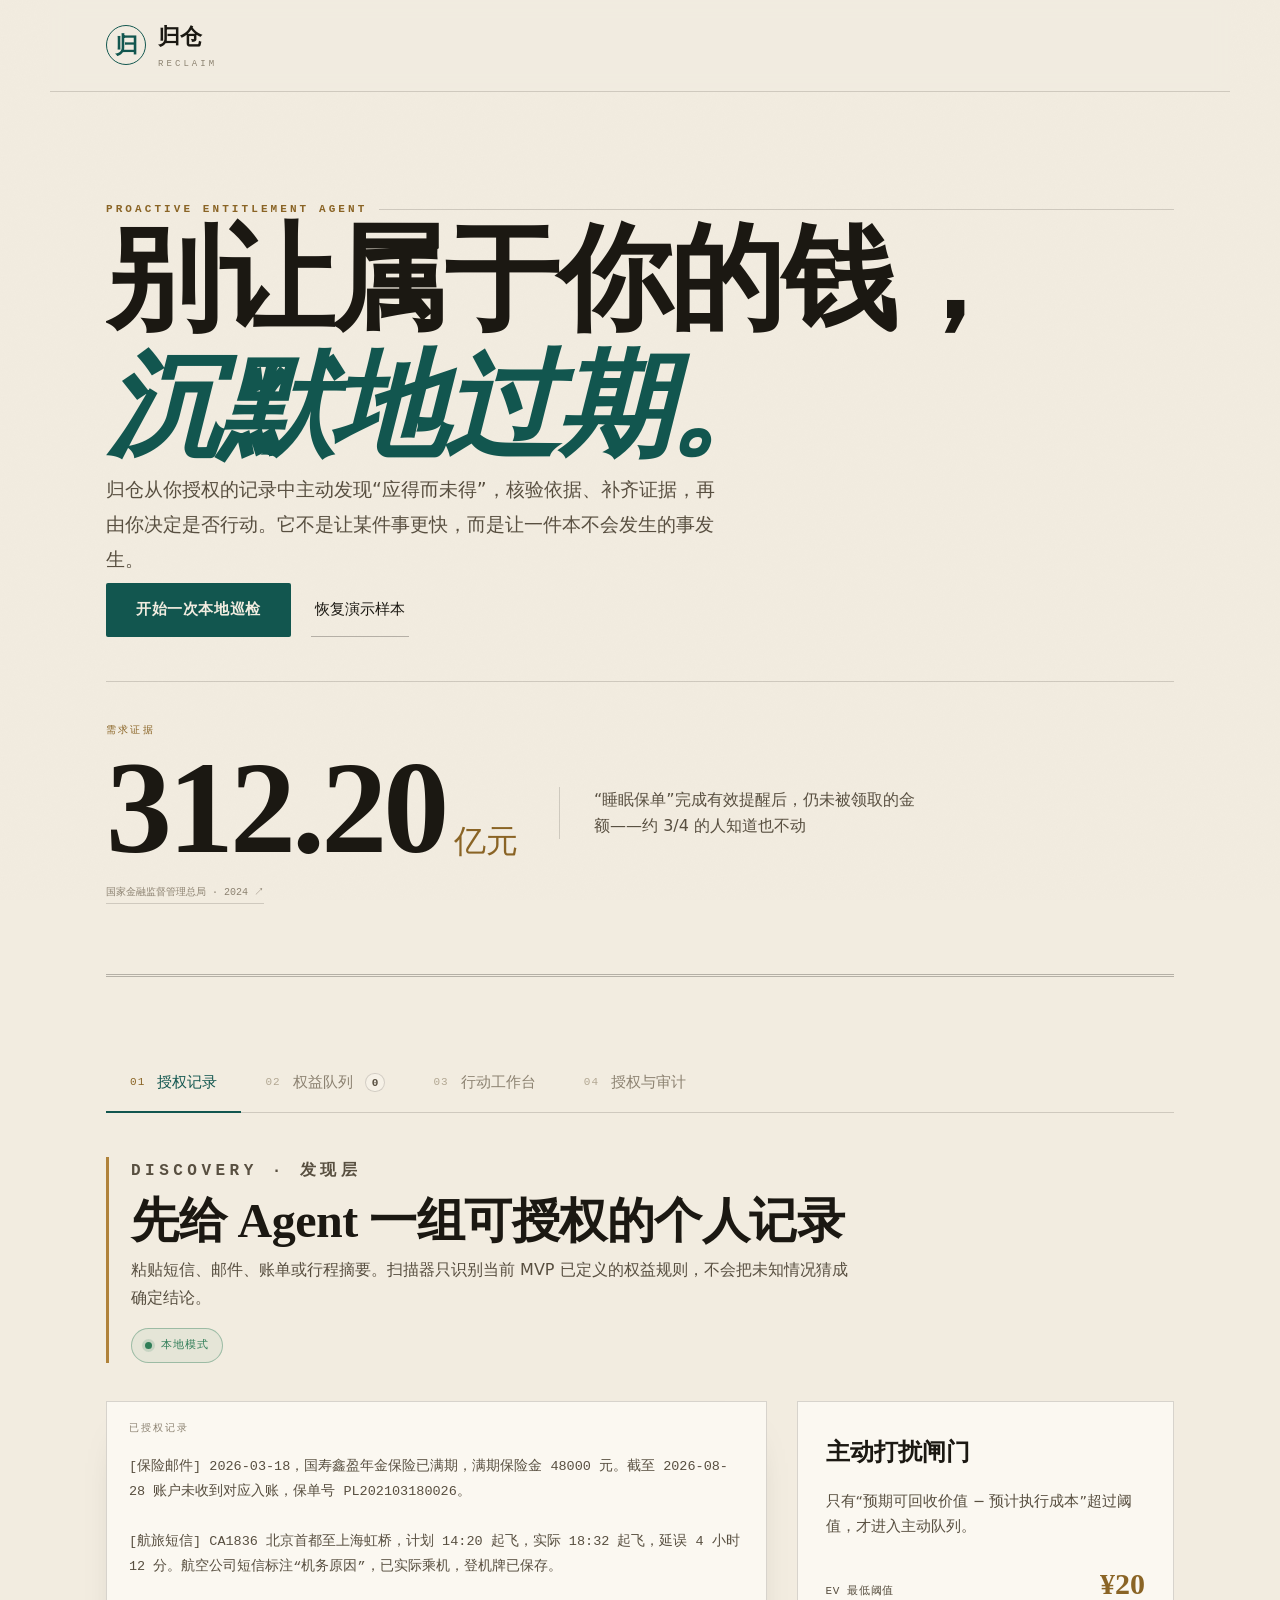
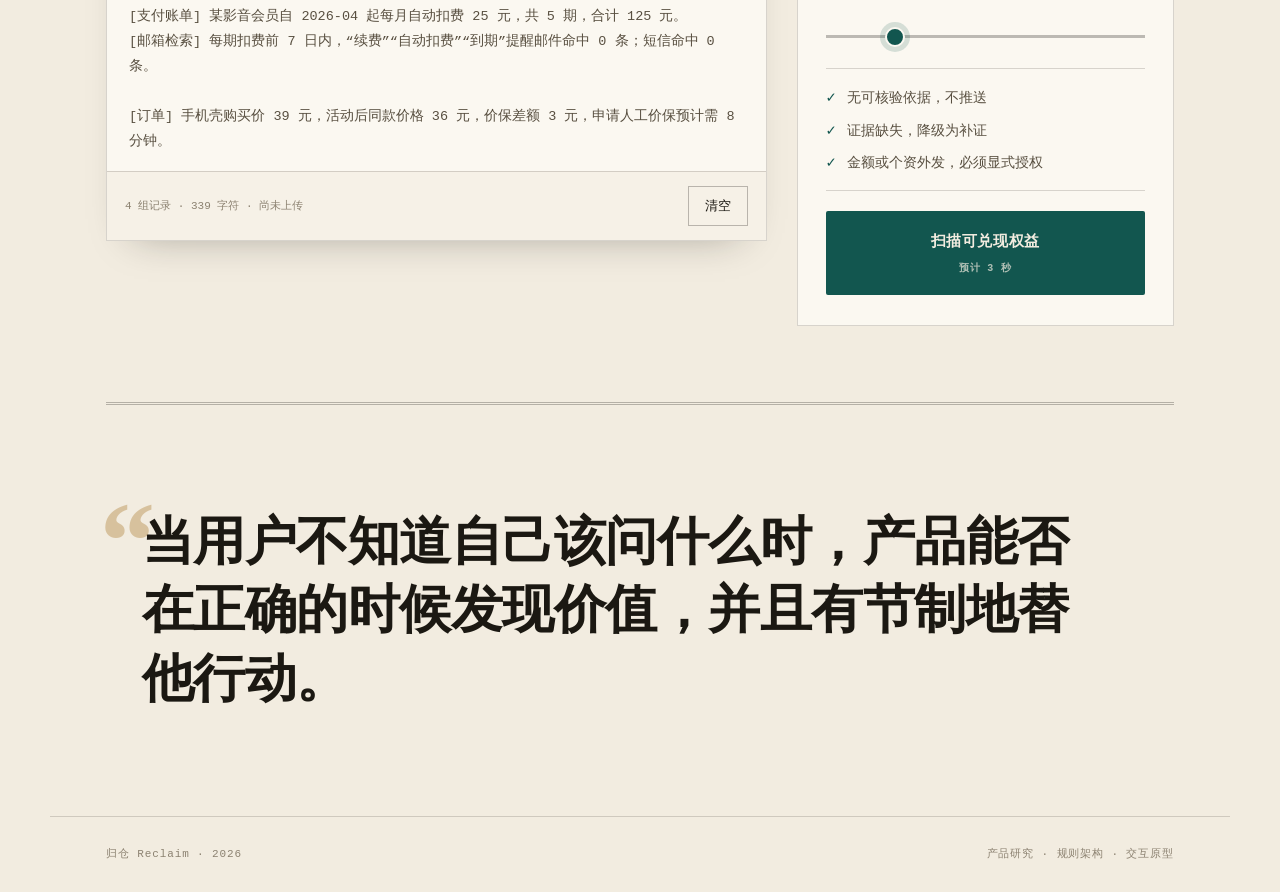
<file: interactive-demo/index.html>
<!doctype html>
<html lang="zh-CN">
<head>
  <meta charset="utf-8">
  <meta name="viewport" content="width=device-width, initial-scale=1">
  <meta name="description" content="归仓 Reclaim 主动式个人权益 Agent 可交互 MVP">
  <title>归仓 Reclaim · 权益发现与兑现 Agent</title>
  <link rel="stylesheet" href="styles.css">
  <script>document.documentElement.classList.add('js');</script>
</head>
<body>
  <div id="spot" aria-hidden="true"></div>
  <div class="app-shell">
    <header class="topbar">
      <a class="brand" href="#top" aria-label="归仓首页">
        <span class="brand-mark" aria-hidden="true">归</span>
        <span><strong>归仓</strong><small>Reclaim</small></span>
      </a>
    </header>

    <main id="top">
      <section class="hero" id="hero">
        <div class="hero-copy">
          <p class="eyebrow">PROACTIVE ENTITLEMENT AGENT</p>
          <h1>
            <span class="line"><i>别让属于你的钱，</i></span>
            <span class="line"><i><em>沉默地过期。</em></i></span>
          </h1>
          <p class="hero-desc">归仓从你授权的记录中主动发现“应得而未得”，核验依据、补齐证据，再由你决定是否行动。它不是让某件事更快，而是让一件本不会发生的事发生。</p>
          <div class="hero-actions">
            <button class="primary-action" id="startScanBtn" type="button">开始一次本地巡检</button>
            <button class="text-action" id="loadSampleBtn" type="button">恢复演示样本</button>
          </div>
        </div>
        <aside class="hero-proof" aria-label="需求证据">
          <p>需求证据</p>
          <strong data-count="347.52">347.52<small> 亿元</small></strong>
          <span>“睡眠保单”完成有效提醒后，仍未被领取的金额——约 3/4 的人知道也不动</span>
          <a href="https://www.nfra.gov.cn/cn/view/pages/ItemDetail.html?docId=1162174&itemId=915" target="_blank" rel="noreferrer">国家金融监督管理总局 · 2024 ↗</a>
        </aside>
      </section>

      <div class="marquee" aria-hidden="true">
        <div class="marquee-track" id="marqueeTrack"></div>
      </div>

      <section class="workspace" aria-label="Agent 工作台">
        <nav class="steps" aria-label="工作流">
          <button class="step is-active" type="button" data-view="source"><span>01</span>授权记录</button>
          <button class="step" type="button" data-view="findings"><span>02</span>权益队列 <b id="findingCount">0</b></button>
          <button class="step" type="button" data-view="action"><span>03</span>行动工作台</button>
          <button class="step" type="button" data-view="audit"><span>04</span>授权与审计</button>
        </nav>

        <div class="view is-active" id="view-source">
          <div class="view-heading">
            <div>
              <p class="section-kicker">Discovery · 发现层</p>
              <h2>先给 Agent 一组可授权的个人记录</h2>
              <p>粘贴短信、邮件、账单或行程摘要。扫描器只识别当前 MVP 已定义的权益规则，不会把未知情况猜成确定结论。</p>
            </div>
            <div class="source-status"><span></span>本地模式</div>
          </div>

          <div class="source-layout">
            <div class="input-panel">
              <label for="recordsInput">已授权记录</label>
              <textarea id="recordsInput" spellcheck="false"></textarea>
              <div class="input-footer">
                <span id="recordStats">—</span>
                <button class="secondary-action" id="clearBtn" type="button">清空</button>
              </div>
            </div>
            <aside class="scan-settings">
              <h3>主动打扰闸门</h3>
              <p>只有“预期可回收价值 − 预计执行成本”超过阈值，才进入主动队列。</p>
              <label class="range-label" for="evThreshold">
                <span>EV 最低阈值</span><strong id="thresholdValue">¥20</strong>
              </label>
              <input id="evThreshold" type="range" min="0" max="100" step="5" value="20">
              <div class="guardrails">
                <span>无可核验依据，不推送</span>
                <span>证据缺失，降级为补证</span>
                <span>金额或个资外发，必须显式授权</span>
              </div>
              <button class="primary-action full" id="scanBtn" type="button">
                <span>扫描可兑现权益</span><small>预计 3 秒</small>
              </button>
            </aside>
          </div>
        </div>

        <div class="view" id="view-findings">
          <div class="view-heading">
            <div>
              <p class="section-kicker">Adjudication · 判定层</p>
              <h2>Agent 不只找“可能”，还要决定是否值得打扰</h2>
              <p id="findingSummary">尚未扫描记录。</p>
            </div>
            <button class="secondary-action" id="rescanBtn" type="button">重新扫描</button>
          </div>
          <div class="findings-layout">
            <div class="finding-list" id="findingList" aria-live="polite"></div>
            <aside class="finding-detail" id="findingDetail">
              <div class="empty-state">
                <span aria-hidden="true">↖</span>
                <p>选择一项权益，查看判定依据、证据缺口与行动边界。</p>
              </div>
            </aside>
          </div>
        </div>

        <div class="view" id="view-action">
          <div class="view-heading">
            <div>
              <p class="section-kicker">Enforcement · 兑现层</p>
              <h2>把“我可能有权益”变成一个可发出、可追踪的行动包</h2>
              <p>这里展示真正的产品分界：Agent 生成材料与执行计划，但只有在你确认授权后才会进入待发送状态。</p>
            </div>
          </div>
          <div id="actionWorkspace" class="action-workspace">
            <div class="empty-state large"><span aria-hidden="true">⌘</span><p>请先在“权益队列”中选择一项并点击“准备行动包”。</p></div>
          </div>
        </div>

        <div class="view" id="view-audit">
          <div class="view-heading">
            <div>
              <p class="section-kicker">Trust & Audit · 信任层</p>
              <h2>主动式 Agent 的信任，来自每一次“没有越界”</h2>
              <p>所有发现、降级、授权与导出都记录在本地审计轨迹中。</p>
            </div>
            <button class="secondary-action" id="clearAuditBtn" type="button">清除审计记录</button>
          </div>
          <div class="authorization-map">
            <article><span>L0</span><div><strong>自动执行</strong><p>本地检索、条款匹配、生成草稿</p></div></article>
            <article><span>L1</span><div><strong>一键确认</strong><p>保存材料包、开始跟进计划</p></div></article>
            <article><span>L2</span><div><strong>显式授权</strong><p>个人信息外发、金额承诺、正式投诉</p></div></article>
            <article><span>L3</span><div><strong>永久禁止</strong><p>伪造证据、虚假陈述、代签与越权执业</p></div></article>
          </div>
          <div class="audit-log" id="auditLog" aria-live="polite"></div>
        </div>
      </section>

      <section class="principle-strip reveal">
        <blockquote>当用户不知道自己该问什么时，产品能否在正确的时候发现价值，并且有节制地替他行动。</blockquote>
      </section>
    </main>

    <footer>
      <span>归仓 Reclaim · 2026</span>
      <span>产品研究 · 规则架构 · 交互原型</span>
    </footer>
  </div>

  <div class="toast" id="toast" role="status" aria-live="polite"></div>
  <script src="app.js"></script>
  <script src="motion.js"></script>
</body>
</html>
</file>
<file: interactive-demo/styles.css>
/* ============================================================
   归仓 Reclaim · 交互原型
   流派：暖米白 · 墨黑杂志（浅色编辑体）
   母题：纸感底 + 超大衬线 + 细线栏栅 + 首字下沉 + 黄铜墨绿
   ============================================================ */
:root{
  color-scheme:light;
  --paper:#F2ECE0; --paper-2:#EAE1D2; --card:#FBF8F1; --card-2:#F6F1E7;
  --ink:#1B1812; --ink-2:#584F40; --ink-3:#8C8271; --ink-4:#B3A893;
  --line:rgba(27,24,18,.16); --line-2:rgba(27,24,18,.28);
  --green:#12564F; --green-2:#0C413B; --brass:#B0823A; --brass-2:#8A6425;
  --ready:#2F7D57; --review:#B26A1F; --suppressed:#9A9283; --danger:#A23B32; --info:#3A6EA5;
  --serif:"Songti SC","STSong","Source Han Serif SC","Noto Serif SC",Georgia,"Times New Roman",serif;
  --sans:system-ui,-apple-system,"Segoe UI","PingFang SC","Microsoft YaHei",sans-serif;
  --mono:"JetBrains Mono",ui-monospace,SFMono-Regular,Menlo,Consolas,monospace;
  --r:2px; --maxw:1180px; --ease:cubic-bezier(.2,.7,.2,1);
}
*{margin:0;padding:0;box-sizing:border-box}
html{scroll-behavior:smooth}
body{
  font-family:var(--sans);
  background:var(--paper);
  color:var(--ink);
  line-height:1.7;
  -webkit-font-smoothing:antialiased;
  overflow-x:hidden;
}
/* 纸感细颗粒 */
body::before{content:"";position:fixed;inset:0;z-index:2;pointer-events:none;opacity:.5;mix-blend-mode:multiply;
  background-image:url("data:image/svg+xml;utf8,<svg xmlns='http://www.w3.org/2000/svg' width='120' height='120'><filter id='p'><feTurbulence type='fractalNoise' baseFrequency='.85' numOctaves='2' result='n'/><feColorMatrix in='n' type='saturate' values='0'/><feComponentTransfer><feFuncA type='linear' slope='.05'/></feComponentTransfer></filter><rect width='100%25' height='100%25' filter='url(%23p)'/></svg>")}
#spot{display:none}
::selection{background:var(--green);color:#F2ECE0}
a{color:inherit;text-decoration:none}
button,input,textarea{font:inherit;color:inherit}
button{cursor:pointer;background:none;border:none}

.eyebrow,.section-kicker{font-family:var(--mono);text-transform:uppercase;letter-spacing:.28em;font-size:11px;font-weight:600;color:var(--brass-2)}
.app-shell{position:relative;z-index:3}
main{max-width:var(--maxw);margin:0 auto;padding:0 clamp(22px,5vw,56px)}

/* ---------- 顶栏 ---------- */
.topbar{position:sticky;top:0;z-index:40;display:flex;align-items:center;gap:26px;
  max-width:var(--maxw);margin:0 auto;padding:18px clamp(22px,5vw,56px);border-bottom:1px solid var(--line);
  background:rgba(242,236,224,.86);backdrop-filter:blur(8px)}
.brand{display:flex;align-items:center;gap:12px}
.brand-mark{font-family:var(--serif);font-size:23px;font-weight:600;color:var(--green);width:40px;height:40px;display:grid;place-items:center;border:1.5px solid var(--green);border-radius:50%}
.brand strong{font-family:var(--serif);font-size:22px;font-weight:700;letter-spacing:.02em;color:var(--ink)}
.brand small{display:block;font-family:var(--mono);font-size:9px;letter-spacing:.34em;color:var(--ink-3);text-transform:uppercase;margin-top:2px}
.prototype-note{display:flex;align-items:center;gap:9px;font-family:var(--mono);font-size:10px;letter-spacing:.16em;text-transform:uppercase;color:var(--ink-3)}
.prototype-note span{width:7px;height:7px;border-radius:50%;background:var(--ready);box-shadow:0 0 0 3px rgba(47,125,87,.18);animation:pulse 2.4s var(--ease) infinite}
.case-link{margin-left:auto;display:inline-flex;align-items:center;gap:8px;font-family:var(--mono);font-size:11px;letter-spacing:.06em;color:var(--green);border-bottom:1px solid var(--line-2);padding-bottom:3px;transition:.3s}
.case-link:hover{color:var(--brass-2);border-color:var(--brass)}
.case-link span{transition:transform .3s var(--ease)}
.case-link:hover span{transform:translate(3px,-3px)}

/* ---------- HERO ---------- */
.hero{display:grid;grid-template-columns:1fr;gap:28px;padding:clamp(56px,9vw,108px) 0 clamp(40px,6vw,64px);border-bottom:3px double var(--line-2)}
.hero .eyebrow{display:flex;align-items:center;gap:12px}
.hero .eyebrow::after{content:"";flex:1;height:1px;background:var(--line)}
.hero h1{font-family:var(--serif);font-weight:600;letter-spacing:-.02em;line-height:1.06;font-size:clamp(46px,9vw,120px)}
.hero h1 .line{display:block;overflow:hidden;padding-bottom:.04em}
.hero h1 .line i{display:block;font-style:normal}
html.js .hero h1 .line i{transform:translateY(108%);transition:transform 1.05s var(--ease)}
html.js .hero.in h1 .line i{transform:none}
html.js .hero.in h1 .line:nth-child(2) i{transition-delay:.14s}
.hero h1 em{font-style:italic;color:var(--green)}
.hero-desc{max-width:620px;font-size:clamp(16px,1.6vw,19px);color:var(--ink-2);line-height:1.85}
.hero-desc b{color:var(--ink);font-weight:600;box-shadow:inset 0 -.42em 0 rgba(176,130,58,.22)}
.hero-actions{display:flex;flex-wrap:wrap;gap:20px;align-items:center;margin-top:6px}
.privacy-line{font-family:var(--mono);font-size:11px;color:var(--ink-3);letter-spacing:.02em}

/* 主视觉：拉取式金句数字 */
.hero-proof{margin-top:16px;padding:40px 0 6px;border-top:1px solid var(--line);display:grid;grid-template-columns:auto 1fr;gap:10px 40px;align-items:end}
.hero-proof p{grid-column:1;font-family:var(--mono);font-size:10px;letter-spacing:.22em;text-transform:uppercase;color:var(--brass-2)}
.hero-proof strong{grid-column:1;font-family:var(--serif);font-weight:600;font-size:clamp(60px,11vw,132px);color:var(--ink);line-height:.9;letter-spacing:-.03em;font-variant-numeric:tabular-nums}
.hero-proof strong small{font-size:.24em;color:var(--brass-2);letter-spacing:.02em;font-weight:400}
.hero-proof span{grid-column:2;grid-row:1/span 3;align-self:center;color:var(--ink-2);font-size:16px;line-height:1.65;max-width:360px;border-left:1px solid var(--line);padding-left:34px}
.hero-proof a{grid-column:1;font-family:var(--mono);font-size:10px;color:var(--ink-3);border-bottom:1px solid var(--line);padding-bottom:2px;margin-top:6px;transition:.3s;display:inline-block;justify-self:start}
.hero-proof a:hover{color:var(--green);border-color:var(--green)}
.marquee{display:none}

/* ---------- 工作区 ---------- */
.workspace{padding:clamp(44px,6vw,80px) 0}
.steps{display:flex;flex-wrap:wrap;gap:0;border-bottom:1px solid var(--line);margin-bottom:44px}
.step{display:inline-flex;align-items:center;gap:12px;padding:16px 24px;color:var(--ink-3);font-size:15px;font-family:var(--serif);position:relative;transition:color .3s;border-bottom:2px solid transparent;margin-bottom:-1px}
.step span{font-family:var(--mono);font-size:11px;letter-spacing:.1em;color:var(--ink-4)}
.step b{font-family:var(--mono);font-size:11px;min-width:19px;height:19px;padding:0 6px;border-radius:20px;background:var(--card-2);border:1px solid var(--line);color:var(--ink-2);display:grid;place-items:center;transition:.3s}
.step:hover{color:var(--ink-2)}
.step.is-active{color:var(--green);border-color:var(--green)}
.step.is-active span{color:var(--brass-2)}
.step.is-active b{background:var(--green);border-color:var(--green);color:#F2ECE0}

.view{display:none}
.view.is-active{display:block;animation:viewIn .55s var(--ease)}
@keyframes viewIn{from{opacity:0;transform:translateY(14px)}to{opacity:1;transform:none}}
.view-heading{margin-bottom:38px;border-left:3px solid var(--brass);padding-left:22px}
.view-heading h2{font-family:var(--serif);font-weight:600;letter-spacing:-.01em;font-size:clamp(28px,4vw,48px);line-height:1.15;margin:8px 0}
.view-heading p{color:var(--ink-2);font-size:16px;max-width:720px;line-height:1.75}
.view-heading .source-status{margin-top:16px}

/* 按钮 */
.primary-action,.text-action,.secondary-action{display:inline-flex;align-items:center;justify-content:center;gap:10px;transition:.3s var(--ease)}
.primary-action{background:var(--green);color:#F2ECE0;padding:0 30px;height:54px;font-size:15px;font-weight:600;font-family:var(--serif);letter-spacing:.04em;border-radius:var(--r)}
.primary-action:hover{background:var(--green-2);transform:translateY(-2px);box-shadow:0 14px 28px rgba(18,86,79,.28)}
.primary-action:disabled{opacity:.45;pointer-events:none;box-shadow:none;transform:none}
.primary-action.full{width:100%;flex-direction:column;height:auto;padding:18px;gap:5px}
.primary-action.full small{font-family:var(--mono);font-size:10px;opacity:.7;letter-spacing:.08em}
.text-action{color:var(--ink);padding:0 4px;height:54px;font-size:15px;font-family:var(--serif);border-bottom:1.5px solid var(--line-2)}
.text-action:hover{color:var(--green);border-color:var(--green)}
.secondary-action{border:1px solid var(--line-2);color:var(--ink);padding:0 16px;height:40px;font-size:13px;background:transparent}
.secondary-action:hover{border-color:var(--green);color:var(--green)}

/* ---------- 源视图 ---------- */
.source-status{display:inline-flex;align-items:center;gap:9px;font-family:var(--mono);font-size:11px;letter-spacing:.1em;text-transform:uppercase;color:var(--ready);border:1px solid rgba(47,125,87,.4);padding:7px 13px;border-radius:20px;background:rgba(47,125,87,.06)}
.source-status span{width:7px;height:7px;border-radius:50%;background:var(--ready);box-shadow:0 0 0 3px rgba(47,125,87,.16)}
.source-layout{display:grid;grid-template-columns:1.4fr .8fr;gap:30px;align-items:start}
.input-panel{border:1px solid var(--line);background:var(--card);display:flex;flex-direction:column;min-height:440px;box-shadow:0 20px 40px -28px rgba(27,24,18,.4)}
.input-panel label{font-family:var(--mono);font-size:10px;letter-spacing:.2em;text-transform:uppercase;color:var(--ink-3);padding:18px 22px 0}
.input-panel textarea{flex:1;background:transparent;border:0;outline:none;resize:none;padding:18px 22px;font-family:var(--mono);font-size:13.5px;line-height:1.85;color:var(--ink-2)}
.input-panel textarea:focus{color:var(--ink)}
.input-footer{display:flex;justify-content:space-between;align-items:center;padding:14px 18px;border-top:1px solid var(--line);background:var(--card-2)}
#recordStats{font-family:var(--mono);font-size:11px;color:var(--ink-3)}
.scan-settings{border:1px solid var(--line);background:var(--card);padding:30px 28px;display:flex;flex-direction:column;gap:16px}
.scan-settings h3{font-family:var(--serif);font-weight:700;font-size:24px;color:var(--ink)}
.scan-settings>p{color:var(--ink-2);font-size:14.5px;line-height:1.7}
.range-label{display:flex;justify-content:space-between;align-items:baseline;margin-top:4px}
.range-label span{font-family:var(--mono);font-size:11px;letter-spacing:.06em;text-transform:uppercase;color:var(--ink-2)}
.range-label strong{font-family:var(--serif);font-size:30px;color:var(--brass-2);font-weight:600}
#evThreshold{-webkit-appearance:none;appearance:none;width:100%;height:3px;background:var(--line-2);outline:none;margin:10px 0}
#evThreshold::-webkit-slider-thumb{-webkit-appearance:none;width:20px;height:20px;border-radius:50%;background:var(--green);cursor:pointer;box-shadow:0 0 0 5px rgba(18,86,79,.16);transition:.2s;border:2px solid var(--card)}
#evThreshold::-webkit-slider-thumb:hover{box-shadow:0 0 0 8px rgba(18,86,79,.16)}
#evThreshold::-moz-range-thumb{width:20px;height:20px;border:2px solid var(--card);border-radius:50%;background:var(--green);cursor:pointer}
.guardrails{display:grid;gap:12px;margin:4px 0;padding:18px 0;border-top:1px solid var(--line);border-bottom:1px solid var(--line)}
.guardrails span{font-size:13.5px;color:var(--ink-2);display:flex;gap:10px;align-items:flex-start;line-height:1.5}
.guardrails span::before{content:"✓";color:var(--green);font-weight:700;flex:none}
.scan-progress{overflow:hidden;margin-bottom:8px}
.scan-progress span{display:block;height:3px;background:linear-gradient(90deg,transparent,var(--brass),transparent);animation:scan 1.05s var(--ease) infinite}

/* ---------- 权益队列 ---------- */
.findings-layout{display:grid;grid-template-columns:1fr 1.2fr;gap:30px;align-items:start}
.finding-list{display:grid;gap:12px}
.finding-card{position:relative;text-align:left;display:grid;gap:8px;padding:24px 26px;border:1px solid var(--line);background:var(--card);transition:.3s var(--ease)}
.finding-card::before{content:"";position:absolute;left:0;top:0;bottom:0;width:3px;background:transparent;transition:.3s}
.finding-card:hover{border-color:var(--line-2)}
.finding-card.is-selected{border-color:var(--green);box-shadow:0 18px 36px -24px rgba(18,86,79,.5)}
.finding-card.is-selected::before{background:var(--green)}
.finding-top{display:flex;justify-content:space-between;align-items:baseline;gap:16px}
.finding-title{font-family:var(--serif);font-size:20px;font-weight:700;color:var(--ink)}
.amount{font-family:var(--serif);font-size:24px;color:var(--brass-2);font-weight:700;white-space:nowrap;font-variant-numeric:tabular-nums}
.finding-meta{font-family:var(--mono);font-size:11px;letter-spacing:.06em;color:var(--ink-3);text-transform:uppercase}
.status-pill{justify-self:start;font-family:var(--mono);font-size:10px;letter-spacing:.1em;text-transform:uppercase;padding:5px 11px;border:1px solid var(--line-2);color:var(--ink-3);border-radius:20px}
.status-pill.ready{color:var(--ready);border-color:rgba(47,125,87,.45);background:rgba(47,125,87,.07)}
.status-pill.review{color:var(--review);border-color:rgba(178,106,31,.45);background:rgba(178,106,31,.07)}
.status-pill.suppressed{color:var(--suppressed)}

.finding-detail{position:sticky;top:92px;border:1px solid var(--line);background:var(--card);padding:32px;box-shadow:0 24px 50px -34px rgba(27,24,18,.5)}
.empty-state{display:grid;place-items:center;gap:14px;text-align:center;min-height:220px;color:var(--ink-3);border:1px dashed var(--line-2);padding:34px}
.empty-state span{font-size:30px;color:var(--ink-4);font-family:var(--serif)}
.empty-state p{font-size:14px;max-width:300px;line-height:1.6}
.empty-state.large{min-height:300px}
.detail-head{display:flex;justify-content:space-between;align-items:flex-start;gap:18px;padding-bottom:22px;border-bottom:3px double var(--line-2)}
.detail-head h3{font-family:var(--serif);font-size:26px;font-weight:700}
.detail-head p{font-family:var(--mono);font-size:11px;color:var(--ink-3);margin-top:6px}
.detail-amount{text-align:right}
.detail-amount strong{display:block;font-family:var(--serif);font-size:38px;color:var(--ink);font-weight:700;line-height:1;font-variant-numeric:tabular-nums}
.detail-amount span{font-size:11px;color:var(--ink-3);font-family:var(--mono);text-transform:uppercase;letter-spacing:.1em}
.decision-strip{display:grid;grid-template-columns:repeat(3,1fr);gap:16px;margin:24px 0}
.decision-strip>div{text-align:center;padding:14px 8px;border:1px solid var(--line);background:var(--card-2)}
.decision-strip span{display:block;font-size:10px;color:var(--ink-3);font-family:var(--mono);text-transform:uppercase;letter-spacing:.06em;margin-bottom:10px;line-height:1.4}
.decision-strip strong{font-family:var(--serif);font-size:24px;color:var(--green);font-weight:700;font-variant-numeric:tabular-nums}
.warning-note{border-left:3px solid var(--review);background:rgba(178,106,31,.08);color:#7C4712;font-size:13.5px;padding:14px 16px;margin-bottom:20px;line-height:1.6}
.detail-block{padding:18px 0;border-top:1px solid var(--line)}
.detail-block h4{font-family:var(--serif);font-size:15px;letter-spacing:.02em;color:var(--ink);margin-bottom:10px;font-weight:700}
.detail-block p{font-size:15px;color:var(--ink-2);line-height:1.7}
.detail-block a{color:var(--green);border-bottom:1px solid var(--line-2);transition:.3s}
.detail-block a:hover{color:var(--brass-2);border-color:var(--brass)}
.detail-block ul{list-style:none;display:grid;gap:10px}
.detail-block li{font-size:14.5px;color:var(--ink-2);display:flex;gap:10px;line-height:1.55}
.detail-block li::before{content:"—";color:var(--brass);flex:none}
.detail-action{width:100%;margin-top:24px}

/* ---------- 行动工作台 ---------- */
.action-grid{display:grid;grid-template-columns:.78fr 1.22fr;gap:30px;align-items:start}
.action-sidebar{border:1px solid var(--line);background:var(--card);padding:28px}
.action-sidebar h3{font-family:var(--serif);font-size:23px;font-weight:700;margin-bottom:8px}
.action-sidebar>p{font-size:13.5px;color:var(--ink-3);margin-bottom:20px;line-height:1.6;font-family:var(--mono)}
.agent-lane{display:flex;gap:14px;padding:15px 0;border-top:1px solid var(--line)}
.lane-dot{flex:none;width:32px;height:32px;border:1px solid var(--line-2);color:var(--green);display:grid;place-items:center;font-family:var(--serif);font-size:15px;transition:.3s;border-radius:50%}
.agent-lane:hover .lane-dot{background:var(--green);color:var(--paper);border-color:var(--green)}
.agent-lane strong{display:block;font-size:15px;font-weight:700;font-family:var(--serif)}
.agent-lane p{font-size:12.5px;color:var(--ink-3);margin-top:3px;line-height:1.5}
.package{border:1px solid var(--line);background:var(--card);padding:30px;box-shadow:0 24px 50px -34px rgba(27,24,18,.5)}
.package h3{font-family:var(--serif);font-size:24px;font-weight:700}
.package>p{font-size:13.5px;color:var(--ink-3);margin:8px 0 20px}
.draft{white-space:pre-wrap;font-family:var(--mono);font-size:12.5px;line-height:1.9;color:var(--ink-2);background:var(--card-2);border:1px solid var(--line);padding:24px;max-height:360px;overflow:auto}
.draft::-webkit-scrollbar{width:8px}.draft::-webkit-scrollbar-thumb{background:var(--line-2)}
.evidence-checklist{display:grid;gap:14px;margin:24px 0}
.evidence-checklist label{display:flex;gap:12px;align-items:flex-start;font-size:14px;color:var(--ink-2);cursor:pointer;line-height:1.5}
.evidence-checklist input{margin-top:3px;accent-color:var(--green);width:16px;height:16px;flex:none}
.package-actions{display:flex;flex-wrap:wrap;gap:12px;margin-bottom:24px}
.authorization-box{border:1px solid var(--brass);background:rgba(176,130,58,.08);padding:22px}
.authorization-box label{display:flex;gap:12px;align-items:flex-start;font-size:13.5px;color:var(--ink-2);cursor:pointer;line-height:1.65;margin-bottom:18px}
.authorization-box input{margin-top:3px;accent-color:var(--green);width:16px;height:16px;flex:none}
.authorization-box .primary-action{height:48px;font-size:14px}

/* ---------- 授权与审计 ---------- */
.authorization-map{display:grid;grid-template-columns:repeat(4,1fr);gap:16px;margin-bottom:34px}
.authorization-map article{background:var(--card);border:1px solid var(--line);padding:24px 22px;transition:.3s;border-top:3px solid var(--brass)}
.authorization-map article:hover{border-color:var(--line-2);transform:translateY(-3px)}
.authorization-map span{font-family:var(--mono);font-size:12px;letter-spacing:.1em;color:var(--brass-2);font-weight:700}
.authorization-map article:nth-child(4){border-top-color:var(--danger)}
.authorization-map article:nth-child(4) span{color:var(--danger)}
.authorization-map strong{display:block;font-family:var(--serif);font-size:19px;font-weight:700;margin:12px 0 6px}
.authorization-map p{font-size:13px;color:var(--ink-2);line-height:1.55}
.audit-log{border:1px solid var(--line);background:var(--card);max-height:460px;overflow:auto}
.audit-log::-webkit-scrollbar{width:8px}.audit-log::-webkit-scrollbar-thumb{background:var(--line-2)}
.audit-row{display:grid;grid-template-columns:auto auto 1fr;gap:16px;align-items:baseline;padding:16px 22px;border-bottom:1px solid var(--line)}
.audit-row:last-child{border-bottom:0}
.audit-row time{font-family:var(--mono);font-size:11px;color:var(--ink-4);white-space:nowrap}
.audit-row strong{font-family:var(--mono);font-size:10px;letter-spacing:.1em;text-transform:uppercase;color:var(--green);border:1px solid var(--line);padding:3px 9px;white-space:nowrap;border-radius:20px}
.audit-row span{font-size:14px;color:var(--ink-2);line-height:1.55}
.audit-log .empty-state{border:0}

/* ---------- 主张条 ---------- */
.principle-strip{padding:clamp(56px,8vw,110px) 0;border-top:3px double var(--line-2)}
.principle-strip p{font-family:var(--mono);font-size:11px;letter-spacing:.2em;text-transform:uppercase;color:var(--brass-2);margin-bottom:26px}
.principle-strip blockquote{font-family:var(--serif);font-weight:600;font-size:clamp(26px,4.4vw,52px);line-height:1.32;letter-spacing:-.01em;color:var(--ink);max-width:1000px;position:relative;padding-left:36px}
.principle-strip blockquote::before{content:"“";position:absolute;left:-6px;top:-22px;font-size:110px;color:var(--brass);opacity:.4;font-family:var(--serif);line-height:1}

/* ---------- 页脚 ---------- */
.app-shell>footer{border-top:1px solid var(--line);max-width:var(--maxw);margin:0 auto;padding:28px clamp(22px,5vw,56px);display:flex;justify-content:space-between;flex-wrap:wrap;gap:12px}
.app-shell>footer span{font-family:var(--mono);font-size:11px;letter-spacing:.08em;color:var(--ink-3)}

/* ---------- Toast ---------- */
.toast{position:fixed;z-index:60;right:26px;bottom:26px;max-width:380px;padding:16px 22px;background:var(--ink);color:var(--paper);font-size:14px;font-family:var(--serif);box-shadow:0 24px 60px rgba(27,24,18,.4);opacity:0;transform:translateY(16px);pointer-events:none;transition:.4s var(--ease)}
.toast.is-visible{opacity:1;transform:none}

/* ---------- Reveal ---------- */
html.js .reveal{opacity:0;transform:translateY(26px);transition:opacity .9s var(--ease),transform .9s var(--ease)}
html.js .reveal.in{opacity:1;transform:none}

@keyframes pulse{0%,100%{opacity:1}50%{opacity:.4}}
@keyframes scan{0%{transform:translateX(-100%)}100%{transform:translateX(100%)}}

@media(max-width:960px){
  .source-layout,.findings-layout,.action-grid{grid-template-columns:1fr}
  .finding-detail{position:static}
  .authorization-map{grid-template-columns:1fr 1fr}
  .hero-proof{grid-template-columns:1fr;gap:16px}
}
@media(max-width:620px){
  .prototype-note{display:none}
  .step{padding:13px 14px;font-size:14px}
  .authorization-map,.decision-strip{grid-template-columns:1fr}
}
</file>
